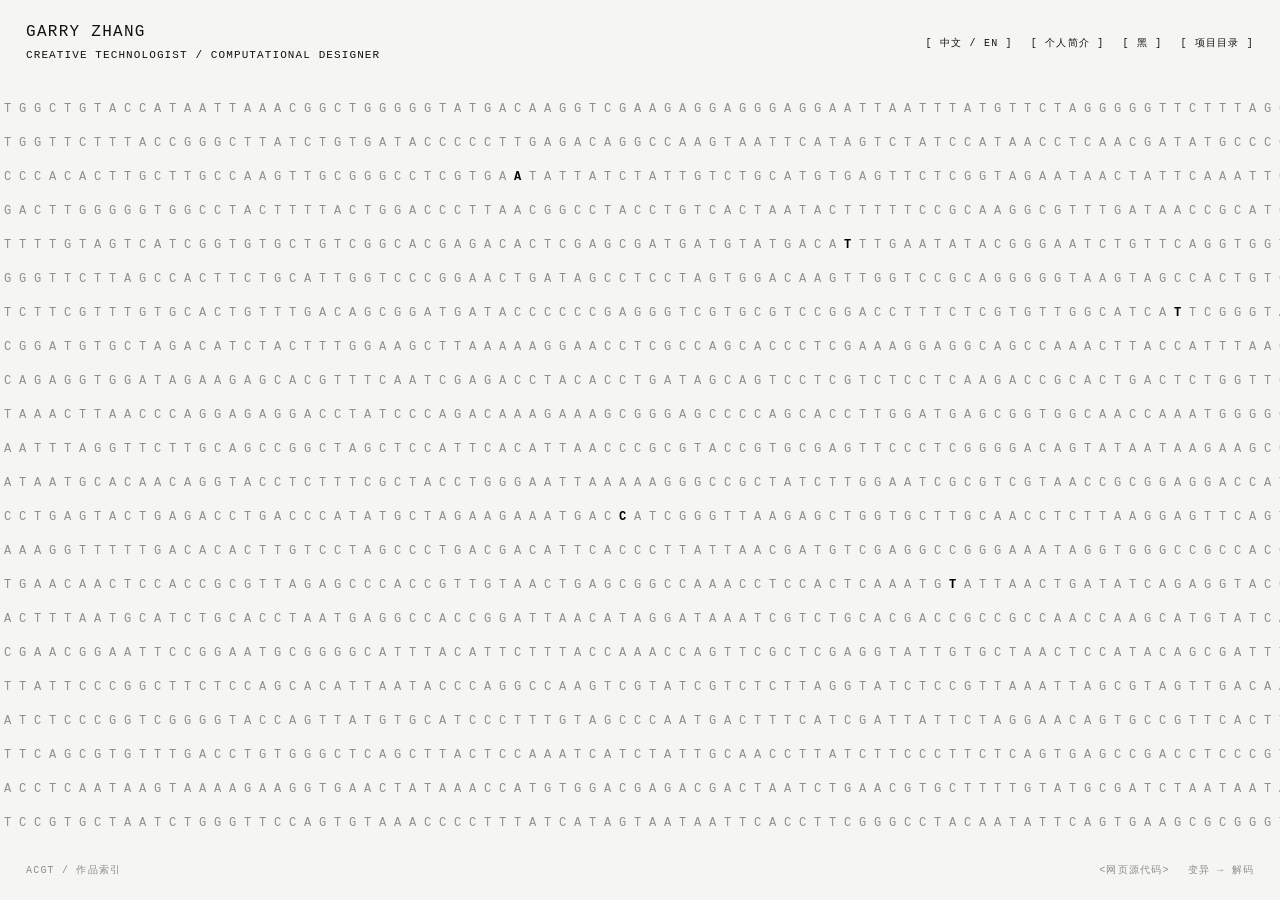
<file: index.html>
<!doctype html>
<html lang="zh-CN">
<head>
<meta charset="utf-8">
<meta name="viewport" content="width=device-width,initial-scale=1,viewport-fit=cover">
<meta name="description" content="Garry Zhang — Creative Technologist / Computational Designer portfolio">
<title>Garry Zhang — Genome Portfolio</title>
<link rel="stylesheet" href="/css/styles.css">
<link rel="stylesheet" href="/css/todai-playground.css">
<style id="todai-diagrams-styles">
#todaiProject .td-publication{border-top:1px solid var(--line);margin-top:36px;padding:24px 0;display:grid;gap:12px}
#todaiProject .td-publication a{color:var(--fg);font-size:16px;line-height:1.6;text-underline-offset:5px;min-height:44px;display:flex;align-items:center;width:fit-content}
#todaiProject .td-publication a:focus-visible{outline:2px solid var(--fg);outline-offset:5px}

#todaiProject .td-figure{margin:0;color:var(--fg);min-width:0}
#todaiProject .td-meta{display:flex;justify-content:space-between;gap:16px;flex-wrap:wrap;font:11px/1.6 "Courier New",monospace;letter-spacing:.04em;padding:14px 0;border-bottom:1px solid var(--line)}
#todaiProject .td-map svg{display:block;width:100%;height:auto;max-height:520px}
#todaiProject .td-parcels{fill:currentColor;opacity:.09;transition:opacity .5s}
#todaiProject .td-roads{fill:none;stroke:currentColor;stroke-width:1;opacity:.22}
#todaiProject .td-rings{fill:none;stroke:currentColor;stroke-width:1;stroke-dasharray:3 6;opacity:.22;transition:opacity .5s}
#todaiProject .td-routes{fill:none;stroke:currentColor;stroke-width:2;stroke-dasharray:600;stroke-dashoffset:0;transition:stroke-dashoffset .8s,opacity .5s}
#todaiProject .td-destinations{fill:var(--bg);stroke:currentColor;stroke-width:2}
#todaiProject .td-centre{fill:currentColor}
#todaiProject .td-station-label{fill:var(--bg);font:12px "Courier New",monospace}
#todaiProject .td-labels{fill:currentColor;font:10px "Courier New",monospace;letter-spacing:.04em}
#todaiProject .td-map[data-mode="radius"] .td-routes{stroke-dashoffset:600;opacity:.12}
#todaiProject .td-map[data-mode="radius"] .td-rings{opacity:.85}
#todaiProject .td-map[data-mode="fabric"] .td-parcels{opacity:.45}
#todaiProject .td-map[data-mode="fabric"] .td-routes{opacity:.15}
#todaiProject .td-map[data-mode="fabric"] .td-rings{opacity:.08}
#todaiProject .td-controls{display:flex;flex-wrap:wrap;gap:8px}
#todaiProject .td-controls button,#todaiProject .td-step-buttons button{background:transparent;color:var(--fg);border:1px solid var(--line);border-radius:0;padding:12px;min-height:44px;cursor:pointer;font:12px/1.4 "Courier New",monospace}
#todaiProject button[aria-pressed="true"]{background:var(--fg);color:var(--bg)}
#todaiProject .td-controls button:hover,#todaiProject .td-step-buttons button:hover{border-color:var(--fg)}
#todaiProject .td-controls button:focus-visible,#todaiProject .td-step-buttons button:focus-visible{outline:2px solid var(--fg);outline-offset:4px}
#todaiProject .td-map figcaption,#todaiProject .td-disclaimer{font-size:14px;line-height:1.7;color:var(--soft);margin:18px 0}
#todaiProject .td-workflow{border-top:1px solid var(--line);padding:30px 0 45px}
#todaiProject .td-step-buttons{display:grid;grid-template-columns:repeat(6,minmax(0,1fr));gap:0;margin-top:24px}
#todaiProject .td-step-buttons button{text-align:left}
#todaiProject .td-step-buttons small{display:block;font-size:10px;margin-bottom:18px}
#todaiProject .td-workspace{display:grid;grid-template-columns:1.6fr 1fr;align-items:center;gap:35px;padding:36px 0}
#todaiProject .td-workspace svg{width:100%;height:auto;overflow:visible}
#todaiProject .td-input-cloud,#todaiProject .td-output{fill:currentColor;opacity:.2;transition:opacity .5s}
#todaiProject .td-model{fill:var(--bg);stroke:currentColor;stroke-width:1.5;opacity:.2;transition:opacity .5s}
#todaiProject .td-transform,#todaiProject .td-feedback{fill:none;stroke:currentColor;opacity:.2}
#todaiProject .td-transfer{stroke-width:3;stroke-dasharray:10 76;animation:none}
#todaiProject .td-workspace.td-animate .td-transfer{animation:td-transfer 1.4s linear 2}
#todaiProject .td-feedback{stroke-dasharray:5 5}
#todaiProject .td-workspace[data-stage="0"] .td-input-cloud,#todaiProject .td-workspace[data-stage="1"] .td-model,#todaiProject .td-workspace[data-stage="2"] .td-model,#todaiProject .td-workspace[data-stage="3"] .td-model,#todaiProject .td-workspace[data-stage="4"] .td-output,#todaiProject .td-workspace[data-stage="5"] .td-feedback{opacity:1}
#todaiProject .td-stage-description>div[hidden]{display:none}
#todaiProject .td-stage-description span{font:11px/1.6 "Courier New",monospace}
#todaiProject .td-stage-description h4{font-size:clamp(28px,3vw,46px);font-weight:500;letter-spacing:-.04em;margin:18px 0}
#todaiProject .td-stage-description p{font-size:16px;line-height:1.7;color:var(--fg)}
#todaiProject .tod-intro-copy p,#todaiProject .tod-problem-grid p,#todaiProject .todai-reveal>p{color:var(--soft)}
@keyframes td-transfer{to{stroke-dashoffset:-86}}
@media(max-width:850px){#todaiProject .td-step-buttons{grid-template-columns:repeat(3,minmax(0,1fr))}#todaiProject .td-workspace{grid-template-columns:1fr;gap:12px}#todaiProject .td-stage-description{min-height:170px}}
@media(prefers-reduced-motion:reduce){#todaiProject .td-workspace.td-animate .td-transfer{animation:none}#todaiProject .td-routes,#todaiProject .td-rings,#todaiProject .td-parcels,#todaiProject .td-model,#todaiProject .td-output,#todaiProject .td-input-cloud{transition:none}}
</style>
<link rel="stylesheet" href="/css/architectural-diagrams.css">
<link rel="stylesheet" href="/css/portfolio-evidence.css">
</head>
<body class="light">
<header>
 <div class="brand">GARRY ZHANG<br><span class="muted" id="brandRole"></span></div>
 <div class="controls"><span id="editorIndicator" style="display:none">[ EDITOR ON ]</span><button id="langToggle"></button><button id="about"></button><button id="theme"></button><button id="index"></button></div>
</header>

<div id="editorLogin" class="editor-login" aria-hidden="true">
 <div class="editor-login-card" role="dialog" aria-modal="true" aria-labelledby="editorLoginTitle">
  <div class="editor-login-meta">PRIVATE / EDIT MODE</div>
  <div id="editorLoginTitle" class="editor-login-title">EDITOR ACCESS</div>
  <input id="editorPasswordInput" class="editor-login-input" type="password" inputmode="numeric" autocomplete="current-password" placeholder="PASSWORD" aria-label="Editor password">
  <div id="editorLoginError" class="editor-login-error" aria-live="polite"></div>
  <div class="editor-login-actions">
   <button id="editorLoginCancel" type="button">[ CANCEL ]</button>
   <button id="editorLoginSubmit" type="button">[ ENTER ]</button>
  </div>
 </div>
</div>

<main id="genome" aria-label="Selected portfolio projects"></main>
<div id="interactionHint" class="interaction-hint" aria-hidden="true">
 <div class="line title" id="interactionHintTitle"></div>
 <div class="line brief" id="interactionHintBrief"></div>
 <div class="line meta" id="interactionHintMeta"></div>
 <div class="line tail" id="interactionHintTail"></div>
</div>
<footer><span id="footerLeft"></span><span class="footer-actions"><a class="bts-link" href="/bts/" aria-label="网页源代码与开发记录">&lt;网页源代码&gt;</a><span id="footerRight"></span></span></footer>
<section id="project" class="overlay" aria-hidden="true">
 <div class="overlay-inner">
  <div class="phead">
   <span id="pid"></span>
   <div class="project-head-actions"><button id="projectLangToggle"></button>
 <button id="projectAbout"></button>
 <button id="projectTheme"></button>
 <button id="projectIndex"></button>
 <span class="text-size-control text-size-control-project" aria-label="Text size">
  <span class="text-size-label">A</span>
  <button class="text-size-btn" data-text-delta="-0.1" aria-label="Decrease text size">−</button>
  <span class="text-size-divider">/</span>
  <button class="text-size-btn" data-text-delta="0.1" aria-label="Increase text size">+</button>
 </span>
 <button id="editProject" style="display:none">[ EDIT ]</button>
 <button id="close"></button></div>
  </div>
  <div class="editor-bar" id="editorBar" aria-hidden="true">
   <div class="editor-status"><span id="editorStatus">EDIT MODE</span><span class="editor-hint" id="editorHint">CLICK TEXT TO EDIT · CHANGES ARE LOCAL UNTIL EXPORTED</span></div>
   <div class="editor-meta-row"><span class="editor-meta-label">GENOME META</span><span id="pmetaEdit" class="editor-inline-field"></span></div>
   <div class="editor-actions">
    <button id="addMedia">[ + MEDIA ]</button>
    <button id="addTaste">[ + DECISION ]</button>
    <button id="saveProjectsJson">[ SAVE PROJECTS.JSON ]</button>
    <button id="savePhotosJson" class="photo-editor-only">[ SAVE PHOTOGRAPHY.JSON ]</button>
     <button id="saveImageLayoutJson">[ SAVE IMAGE-LAYOUT.JSON ]</button>
    <button id="downloadSiteZip" class="editor-primary-action">[ DOWNLOAD SITE ZIP ]</button>
    <button id="gridModeToggle">[ GRID / ON ]</button>
    <button id="gridSnapToggle">[ SNAP / ON ]</button>
    <button id="resetSelectedLayout">[ RESET SELECTED ]</button>
    <button id="cancelEdit">[ CANCEL ]</button>
   </div>
  </div>

   <div class="image-layout-panel" id="imageLayoutPanel" aria-hidden="true">
    <div class="image-layout-title">
     <span id="imageLayoutName">IMAGE</span>
     <span id="imageResolutionInfo"></span>
    </div>
    <div class="image-layout-controls">
     <span class="image-layout-label" id="imageSizeLabel">SIZE</span>
     <input id="imageSizeRange" type="range" min="30" max="100" step="5" value="100" aria-label="Image display size">
     <span id="imageSizeValue">100%</span>
     <button id="imageSizeReset">[ RESET ]</button>
     <button id="replaceSelectedImage">[ REPLACE IMAGE ]</button>
    </div>
   </div>

  <div id="layoutGridOverlay" class="layout-grid-overlay" aria-hidden="true">
   <div class="layout-grid-columns"></div>
  </div>
  <div id="layoutSelectionToolbar" class="layout-selection-toolbar" aria-hidden="true">
   <span id="layoutSelectionName">ELEMENT</span>
   <span id="layoutSelectionMetrics">X 0 / Y 0 / W 100%</span>
   <button id="layoutNudgeLeft" type="button">←</button>
   <button id="layoutNudgeRight" type="button">→</button>
   <button id="layoutNudgeUp" type="button">↑</button>
   <button id="layoutNudgeDown" type="button">↓</button>
  </div>
  <div class="pbody">
   <p class="eyebrow" id="pbrief"></p>
   <h1 id="pt"></h1>
   <p class="lede" id="pd"></p>
   <div class="meta-grid">
    <div class="meta-item"><span class="meta-label" id="labelRole"></span><span class="meta-value" id="prole"></span></div>
    <div class="meta-item"><span class="meta-label" id="labelTools"></span><span class="meta-value" id="ptools"></span></div>
    <div class="meta-item"><span class="meta-label" id="labelOutput"></span><span class="meta-value" id="poutput"></span></div>
    <div class="meta-item"><span class="meta-label" id="labelYear"></span><span class="meta-value" id="pyear"></span></div>
   </div>
   <div class="story-grid">
    <div class="story"><h2 id="storyQuestion"></h2><p id="pquestion"></p></div>
    <div class="story"><h2 id="storyBuilt"></h2><p id="pbuilt"></p></div>
    <div class="story"><h2 id="storyJudgement"></h2><p id="pjudgement"></p></div>
   </div>


   <section id="projectAccountability" class="project-accountability" aria-label="Personal contribution and concrete result"></section>
   <section class="parametric-case" id="parametricProject" hidden aria-label="435 Bourke Street parametric facade case study">
    <div class="parametric-case-title">
     <span class="parametric-kicker">PARAMETRIC PV FACADE / 01</span>
     <h2>435 Bourke Street</h2>
     <p data-en="Built facade · Melbourne · Grasshopper / Rhino" data-zh="建成外立面 · 墨尔本 · Grasshopper / Rhino">建成外立面 · 墨尔本 · Grasshopper / Rhino</p>
    </div>
    <div class="parametric-hero">
     <div class="parametric-image-stack" aria-label="435 Bourke Street facade highlight animation">
      <img class="parametric-image parametric-image-original" src="/assets/parametric/435-bourke-original.jpg" alt="435 Bourke Street under construction">
      <img class="parametric-image parametric-image-highlight" src="/assets/parametric/435-bourke-highlight.jpg" alt="435 Bourke Street with the parametric PV facade highlighted">
     </div>
     <aside class="parametric-project-intro">
      <div class="parametric-intro-kicker"><span data-en="BUILT FACADE / COMPUTATIONAL DESIGN" data-zh="建成外立面 / 参数化设计">建成外立面 / 参数化设计</span></div>
      <h2>435 Bourke Street</h2>
      <p data-en="For the tower's curved PV facade, I used Grasshopper to translate the design geometry into a repeatable panel workflow. The definition referenced the Rhino facade geometry, established horizontal levels and base curves, then used anchor points and curve interpolation to resolve changing panel conditions across the facade." data-zh="在塔楼的曲面 PV 外立面深化中，我使用 Grasshopper 将设计几何转化为一套可重复的 panel 生成流程。从 Rhino 引用外立面几何后，定义水平高度和基础曲线，再通过锚点、向量和曲线插值处理不同位置的曲率变化。">在塔楼的曲面 PV 外立面深化中，我使用 Grasshopper 将设计几何转化为一套可重复的 panel 生成流程。从 Rhino 引用外立面几何后，定义水平高度和基础曲线，再通过锚点、向量和曲线插值处理不同位置的曲率变化。</p>
      <p data-en="My work focused on developing and editing this Grasshopper workflow, subdividing the resolved geometry into individual PV panel segments and producing geometry for design development and documentation." data-zh="主要工作包括建立和调整这套 Grasshopper workflow，将生成后的曲面进一步分割为独立的 PV panel，并输出用于设计深化和施工图工作的几何结果。">主要工作包括建立和调整这套 Grasshopper workflow，将生成后的曲面进一步分割为独立的 PV panel，并输出用于设计深化和施工图工作的几何结果。</p>
      <dl><div><dt data-en="MY PART" data-zh="参与工作">参与工作</dt><dd>Computational Design / Grasshopper</dd></div><div><dt data-en="WORKFLOW" data-zh="工作流程">工作流程</dt><dd>Rhino → Grasshopper → Panel Geometry → Documentation</dd></div></dl>
     </aside>
     <div class="parametric-hero-meta">
      <span>01 / BUILT RESULT</span><span>435 BOURKE ST / MELBOURNE</span>
     </div>
    <div class="parametric-process-strip" aria-label="435 Bourke parametric facade process">
     <div class="parametric-process-head"><span data-en="PARAMETRIC PROCESS" data-zh="参数化流程">参数化流程</span><span>435 BOURKE / PV FACADE</span></div>
     <div class="parametric-process-row">
      <article class="parametric-process-card"><b>01</b><div class="parametric-process-diagram"><i></i><i></i><i></i></div><h3 data-en="REFERENCE GEOMETRY" data-zh="引用几何">引用几何</h3><p data-en="Reference the curved façade geometry from Rhino." data-zh="从 Rhino 引用曲面外立面的基础几何。">从 Rhino 引用曲面外立面的基础几何。</p><small>REFERENCE GEOMETRY</small></article>
      <article class="parametric-process-card"><b>02</b><div class="parametric-process-diagram levels"><i></i><i></i><i></i></div><h3 data-en="HORIZONTAL LEVELS" data-zh="定义水平高度">定义水平高度</h3><p data-en="Set the horizontal levels that control panel height and position." data-zh="定义水平高度，控制每层 panel 的位置和范围。">定义水平高度，控制每层 panel 的位置和范围。</p><small>HORIZONTAL LEVELS</small></article>
      <article class="parametric-process-card"><b>03</b><div class="parametric-process-diagram curves"><i></i><i></i><i></i></div><h3 data-en="BASE CURVES" data-zh="生成基础曲线">生成基础曲线</h3><p data-en="Use panel start and end points to form the base curves." data-zh="通过 panel 的起点和终点生成基础曲线。">通过 panel 的起点和终点生成基础曲线。</p><small>BASE CURVES</small></article>
      <article class="parametric-process-card"><b>04</b><div class="parametric-process-diagram anchors"><i></i><i></i><i></i></div><h3 data-en="ANCHOR VECTORS" data-zh="建立锚点与向量">建立锚点与向量</h3><p data-en="Divide the curves and establish anchor vectors for interpolation." data-zh="分割曲线并建立锚点与向量，为曲线插值提供控制。">分割曲线并建立锚点与向量，为曲线插值提供控制。</p><small>ANCHOR VECTORS</small></article>
      <article class="parametric-process-card"><b>05</b><div class="parametric-process-diagram interpolate"><i></i><i></i><i></i></div><h3 data-en="CURVE INTERPOLATION" data-zh="曲线插值">曲线插值</h3><p data-en="Interpolate the control points to resolve the changing façade curvature." data-zh="根据控制点进行曲线插值，适应外立面不断变化的曲率。">根据控制点进行曲线插值，适应外立面不断变化的曲率。</p><small>CURVE INTERPOLATION</small></article>
      <article class="parametric-process-card"><b>06</b><div class="parametric-process-diagram divide"><i></i><i></i><i></i></div><h3 data-en="PANEL DIVISION" data-zh="分割面板">分割面板</h3><p data-en="Divide the resolved geometry into individual façade segments." data-zh="将生成后的几何进一步分割成独立的外立面单元。">将生成后的几何进一步分割成独立的外立面单元。</p><small>PANEL DIVISION</small></article>
      <article class="parametric-process-card output"><b>07</b><div class="parametric-process-diagram panels"><i></i><i></i><i></i></div><h3 data-en="PV PANELS" data-zh="生成 PV 面板">生成 PV 面板</h3><p data-en="Output individually resolved PV panel geometry for design development and documentation." data-zh="生成每块独立的 PV panel 几何，用于设计深化和施工图工作。">生成每块独立的 PV panel 几何，用于设计深化和施工图工作。</p><small>PV PANELS / OUTPUT</small></article>
     </div>
<p class="facade-process-note" data-en="Seven steps share the same curve geometry. Select a drawing to trace its construction. Schematic reconstruction, not fabrication geometry." data-zh="七个步骤使用同一组曲线。点击图解，查看这一阶段的构建过程。此处为流程重建示意，并非加工几何。">七个步骤使用同一组曲线。点击图解，查看这一阶段的构建过程。此处为流程重建示意，并非加工几何。</p>
    </div>
    </div>
   </section>

   <section class="todai-case" id="todaiProject" hidden aria-label="TODAI research case study">
    <div class="todai-title">
     <span class="todai-thesis-label" data-en="MY RESEARCH THESIS / UNSW / 2021–22" data-zh="本科毕业论文 / UNSW / 2021–22">本科毕业论文 / UNSW / 2021–22</span>
     <h2>TODAI</h2>
     <p data-en="Transit-Oriented Development Assistive Interface" data-zh="Transit-Oriented Development Assistive Interface / 公共交通导向开发辅助界面">Transit-Oriented Development Assistive Interface / 公共交通导向开发辅助界面</p>
    </div>
    <section class="tod-intro">
     <div class="tod-intro-copy">
      <span class="tod-section-no">01 / CONTEXT</span>
      <h3 data-en="What is TOD?" data-zh="什么是 TOD？">什么是 TOD？</h3>
      <p class="tod-lead" data-en="Transit-Oriented Development organises higher-density development and everyday amenities around public transport, with walking as a key connection between them." data-zh="TOD（Transit-Oriented Development，公共交通导向型开发）围绕公共交通节点组织更高密度的城市开发和日常设施，并把步行作为连接它们的重要方式。">TOD（Transit-Oriented Development，公共交通导向型开发）围绕公共交通节点组织更高密度的城市开发和日常设施，并把步行作为连接它们的重要方式。</p>
      <p data-en="The planning question is not simply where a station sits. Street networks, amenities, zoning, density and built form interact, so changing one condition can affect several outcomes at once." data-zh="规划问题并不只是“车站在哪里”。街道网络、设施、分区、密度和建筑形态彼此影响，一个条件改变，往往会同时改变多个结果。">规划问题并不只是“车站在哪里”。街道网络、设施、分区、密度和建筑形态彼此影响，一个条件改变，往往会同时改变多个结果。</p>
     </div>
<figure class="td-map td-figure" data-mode="network">
<div class="td-meta"><span>01 / TRANSIT + URBAN FABRIC</span><span>CONCEPTUAL / NOT TO SCALE</span></div>
<svg viewBox="0 0 560 470" role="img" aria-label="Conceptual station diagram showing streets, plots and walking connections">
<g class="td-parcels"><rect x="48" y="50" width="35" height="40" rx="1"/><rect x="106" y="50" width="35" height="40" rx="1"/><rect x="164" y="50" width="35" height="40" rx="1"/><rect x="222" y="50" width="35" height="40" rx="1"/><rect x="280" y="50" width="35" height="40" rx="1"/><rect x="338" y="50" width="35" height="40" rx="1"/><rect x="396" y="50" width="35" height="40" rx="1"/><rect x="454" y="50" width="35" height="40" rx="1"/><rect x="48" y="114" width="35" height="40" rx="1"/><rect x="106" y="114" width="35" height="40" rx="1"/><rect x="164" y="114" width="35" height="40" rx="1"/><rect x="222" y="114" width="35" height="40" rx="1"/><rect x="280" y="114" width="35" height="40" rx="1"/><rect x="338" y="114" width="35" height="40" rx="1"/><rect x="396" y="114" width="35" height="40" rx="1"/><rect x="454" y="114" width="35" height="40" rx="1"/><rect x="48" y="178" width="35" height="40" rx="1"/><rect x="106" y="178" width="35" height="40" rx="1"/><rect x="164" y="178" width="35" height="40" rx="1"/><rect x="222" y="178" width="35" height="40" rx="1"/><rect x="280" y="178" width="35" height="40" rx="1"/><rect x="338" y="178" width="35" height="40" rx="1"/><rect x="396" y="178" width="35" height="40" rx="1"/><rect x="454" y="178" width="35" height="40" rx="1"/><rect x="48" y="242" width="35" height="40" rx="1"/><rect x="106" y="242" width="35" height="40" rx="1"/><rect x="164" y="242" width="35" height="40" rx="1"/><rect x="222" y="242" width="35" height="40" rx="1"/><rect x="280" y="242" width="35" height="40" rx="1"/><rect x="338" y="242" width="35" height="40" rx="1"/><rect x="396" y="242" width="35" height="40" rx="1"/><rect x="454" y="242" width="35" height="40" rx="1"/><rect x="48" y="306" width="35" height="40" rx="1"/><rect x="106" y="306" width="35" height="40" rx="1"/><rect x="164" y="306" width="35" height="40" rx="1"/><rect x="222" y="306" width="35" height="40" rx="1"/><rect x="280" y="306" width="35" height="40" rx="1"/><rect x="338" y="306" width="35" height="40" rx="1"/><rect x="396" y="306" width="35" height="40" rx="1"/><rect x="454" y="306" width="35" height="40" rx="1"/><rect x="48" y="370" width="35" height="40" rx="1"/><rect x="106" y="370" width="35" height="40" rx="1"/><rect x="164" y="370" width="35" height="40" rx="1"/><rect x="222" y="370" width="35" height="40" rx="1"/><rect x="280" y="370" width="35" height="40" rx="1"/><rect x="338" y="370" width="35" height="40" rx="1"/><rect x="396" y="370" width="35" height="40" rx="1"/><rect x="454" y="370" width="35" height="40" rx="1"/></g>
<g class="td-roads"><path d="M35 135H525M35 263H525M35 391H525M151 30V430M325 30V430M441 30V430"/></g>
<g class="td-rings"><circle cx="280" cy="235" r="78"/><circle cx="280" cy="235" r="150"/></g>
<g class="td-routes"><path d="M280 235H325V135H441V85"/><path d="M280 235H151V391H93"/><path d="M280 235H325V391H383"/><path d="M280 235H151V135H93"/></g>
<g class="td-destinations"><circle cx="441" cy="85" r="7"/><circle cx="93" cy="391" r="7"/><circle cx="383" cy="391" r="7"/><circle cx="93" cy="135" r="7"/></g>
<g class="td-labels"><text x="455" y="81">WORK</text><text x="44" y="419">HOUSING</text><text x="345" y="420">PUBLIC SPACE</text><text x="44" y="116">AMENITIES</text></g>
<circle class="td-centre" cx="280" cy="235" r="19"/><text class="td-station-label" x="280" y="239" text-anchor="middle">S</text>
<text class="td-labels" x="250" y="205">STATION</text>
</svg>
<div class="td-controls" role="group" aria-label="Diagram view">
<button type="button" data-td-mode="radius" aria-pressed="false"><span data-en="RADIUS" data-zh="直线范围">直线范围</span></button>
<button type="button" data-td-mode="network" aria-pressed="true"><span data-en="WALKING NETWORK" data-zh="步行网络">步行网络</span></button>
<button type="button" data-td-mode="fabric" aria-pressed="false"><span data-en="URBAN FABRIC" data-zh="城市肌理">城市肌理</span></button>
</div>
<figcaption><span data-en="A radius describes proximity. Streets determine the route. Switch views to see the difference." data-zh="圆形范围表达距离，街道决定实际路线。切换视图，比较两者的区别。">圆形范围表达距离，街道决定实际路线。切换视图，比较两者的区别。</span></figcaption>
</figure>
    </section>
    <section class="tod-problem">
     <span class="tod-section-no">02 / THE PLANNING PROBLEM</span>
     <h3 data-en="How can different TOD scenarios be tested before a planning decision is made?" data-zh="在做出规划决定之前，怎样更快测试和比较不同的 TOD 方案？">在做出规划决定之前，怎样更快测试和比较不同的 TOD 方案？</h3>
     <div class="tod-problem-grid">
      <div><b data-en="PUBLIC DATA" data-zh="公共数据">公共数据</b><p data-en="Street networks and amenities from OpenStreetMap, cadastre boundaries and publicly available planning constraints." data-zh="街道网络与设施来自 OpenStreetMap，同时结合地籍边界和公开的规划限制。">街道网络与设施来自 OpenStreetMap，同时结合地籍边界和公开的规划限制。</p></div>
      <div><b data-en="ANALYSE" data-zh="分析">分析</b><p data-en="Evaluate walkability, density and existing urban conditions around the proposed Five Dock metro station in Sydney." data-zh="以悉尼 Five Dock 拟建地铁站为案例，分析步行性、密度和现有城市条件。">以悉尼 Five Dock 拟建地铁站为案例，分析步行性、密度和现有城市条件。</p></div>
      <div><b data-en="TEST" data-zh="测试方案">测试方案</b><p data-en="Generate and optimise amenity locations and built form, then compare their analytical outcomes." data-zh="生成并优化设施位置和建筑形态，再比较不同方案产生的分析结果。">生成并优化设施位置和建筑形态，再比较不同方案产生的分析结果。</p></div>
     </div>
    </section>
    <section class="todai-reveal">
     <div><span class="tod-section-no">03 / TODAI</span><h3 class="todai-workflow-heading" data-en="Data → Model → Optimise → Predict → Feedback" data-zh="数据 → 模型 → 优化 → 预测 → 反馈">数据 → 模型 → 优化 → 预测 → 反馈</h3></div>
     <p data-en="TODAI connects rule-based urban generation in Rhino + Grasshopper with optimisation and machine-learning prediction. XGBoost, trained through H2O on enumerated Grasshopper inputs and analytical outputs, returns indicators to the interface in near real-time." data-zh="TODAI 将 Rhino + Grasshopper 的规则化城市生成、优化和机器学习预测连接在一起。研究通过 Grasshopper 枚举输入并生成训练数据，再使用 H2O 训练 XGBoost，让新的规划输入能够近实时返回分析指标。">TODAI 将 Rhino + Grasshopper 的规则化城市生成、优化和机器学习预测连接在一起。研究通过 Grasshopper 枚举输入并生成训练数据，再使用 H2O 训练 XGBoost，让新的规划输入能够近实时返回分析指标。</p>
    </section>
<section class="td-workflow td-figure" aria-label="Interactive TODAI research workflow">
<div class="td-meta"><span>04 / FROM URBAN DATA TO FEEDBACK</span><span data-en="SELECT A STAGE" data-zh="点击阶段查看流程">点击阶段查看流程</span></div>
<div class="td-step-buttons" role="group" aria-label="Research stages"><button type="button" data-td-step="0" aria-pressed="true" aria-controls="td-stage-description"><small>01</small><span data-en="DATA" data-zh="数据">数据</span></button><button type="button" data-td-step="1" aria-pressed="false" aria-controls="td-stage-description"><small>02</small><span data-en="GENERATE" data-zh="生成">生成</span></button><button type="button" data-td-step="2" aria-pressed="false" aria-controls="td-stage-description"><small>03</small><span data-en="OPTIMISE" data-zh="优化">优化</span></button><button type="button" data-td-step="3" aria-pressed="false" aria-controls="td-stage-description"><small>04</small><span data-en="TRAIN" data-zh="训练">训练</span></button><button type="button" data-td-step="4" aria-pressed="false" aria-controls="td-stage-description"><small>05</small><span data-en="PREDICT" data-zh="预测">预测</span></button><button type="button" data-td-step="5" aria-pressed="false" aria-controls="td-stage-description"><small>06</small><span data-en="FEEDBACK" data-zh="反馈">反馈</span></button></div>
<div class="td-workspace" data-stage="0">
<svg viewBox="0 0 920 320" role="img" aria-label="TODAI research workflow showing existing urban fabric, parcel amalgamation, TOD height zoning and generated built form">
<defs>
 <pattern id="tdHatch" width="6" height="6" patternUnits="userSpaceOnUse" patternTransform="rotate(45)"><line x1="0" y1="0" x2="0" y2="6" class="td-hatch-line"/></pattern>
</defs>
<g class="td-labels">
 <text x="34" y="28">01 / EXISTING URBAN FABRIC</text>
 <text x="250" y="28">02 / PARCEL AMALGAMATION</text>
 <text x="482" y="28">03 / TOD HEIGHT ZONING</text>
 <text x="708" y="28">04 / GENERATED BUILT FORM</text>
</g>

<!-- 01: irregular existing parcel fabric -->
<g class="td-stage-map td-existing">
 <path class="td-context" d="M40 78 L198 62 L216 242 L54 258 Z"/>
 <path class="td-road" d="M62 112 L205 101 M74 172 L211 161 M88 230 L214 220"/>
 <path class="td-road" d="M93 70 L108 252 M151 66 L165 248"/>
 <path class="td-parcel" d="M51 84 L92 80 L96 109 L57 113 Z"/>
 <path class="td-parcel" d="M96 80 L148 74 L151 104 L100 109 Z"/>
 <path class="td-parcel" d="M153 73 L195 69 L198 101 L157 104 Z"/>
 <path class="td-parcel" d="M61 118 L103 114 L106 166 L68 170 Z"/>
 <path class="td-parcel" d="M108 113 L157 108 L161 158 L112 164 Z"/>
 <path class="td-parcel" d="M162 107 L202 104 L207 155 L166 158 Z"/>
 <path class="td-parcel" d="M72 178 L108 174 L112 222 L79 226 Z"/>
 <path class="td-parcel" d="M113 171 L163 166 L168 216 L118 221 Z"/>
 <path class="td-parcel" d="M169 164 L207 161 L213 211 L174 215 Z"/>
 <text class="td-labels" x="45" y="285">SMALL / SEGREGATED LOTS</text>
</g>

<g class="td-transform"><path d="M220 160H244"/><path class="td-transfer" d="M220 160H244"/></g>

<!-- 02: same fabric, parcels algorithmically amalgamated -->
<g class="td-stage-map td-amalgamated">
 <path class="td-context" d="M258 78 L416 62 L434 242 L272 258 Z"/>
 <path class="td-road" d="M280 112 L423 101 M292 172 L429 161 M306 230 L432 220"/>
 <path class="td-road" d="M311 70 L326 252 M369 66 L383 248"/>
 <path class="td-merged" d="M269 84 L366 74 L369 104 L318 109 L321 166 L286 170 Z"/>
 <path class="td-merged" d="M371 73 L413 69 L416 101 L420 155 L380 158 L376 108 Z"/>
 <path class="td-merged" d="M290 178 L381 166 L386 216 L297 226 Z"/>
 <path class="td-merged" d="M387 164 L425 161 L431 211 L392 215 Z"/>
 <text class="td-labels" x="263" y="285">ALGORITHMIC AMALGAMATION</text>
</g>

<g class="td-transform"><path d="M438 160H466"/><path class="td-transfer" d="M438 160H466"/></g>

<!-- 03: height zoning remains attached to the amalgamated parcels -->
<g class="td-stage-map td-zoning">
 <path class="td-context" d="M480 78 L638 62 L656 242 L494 258 Z"/>
 <path class="td-road" d="M502 112 L645 101 M514 172 L651 161 M528 230 L654 220"/>
 <path class="td-road" d="M533 70 L548 252 M591 66 L605 248"/>
 <path class="td-zone td-zone-high" d="M491 84 L588 74 L591 104 L540 109 L543 166 L508 170 Z"/>
 <path class="td-zone td-zone-mid" d="M593 73 L635 69 L638 101 L642 155 L602 158 L598 108 Z"/>
 <path class="td-zone td-zone-mid" d="M512 178 L603 166 L608 216 L519 226 Z"/>
 <path class="td-zone td-zone-low" d="M609 164 L647 161 L653 211 L614 215 Z"/>
 <circle class="td-centre" cx="500" cy="242" r="8"/><text class="td-labels" x="514" y="247">TRANSIT</text>
 <text class="td-labels" x="491" y="285">HEIGHT / DENSITY ALLOCATION</text>
</g>

<g class="td-transform"><path d="M660 160H690"/><path class="td-transfer" d="M660 160H690"/></g>

<!-- 04: generated forms sit directly on the zoned footprints -->
<g class="td-generated">
 <polygon class="td-context" points="788,92 884,137 788,182 692,137"/>
 <polygon class="td-landscape" points="711,139 788,175 853,145 777,109"/>
 <g class="td-mass-group">
  <polygon class="td-mass" points="726,133 756,147 756,105 726,91"/>
  <polygon class="td-mass td-mass-side" points="756,147 776,138 776,96 756,105"/>
  <polygon class="td-mass td-mass-roof" points="726,91 756,105 776,96 746,82"/>
 </g>
 <g class="td-mass-group">
  <polygon class="td-mass" points="786,161 818,176 818,135 786,120"/>
  <polygon class="td-mass td-mass-side" points="818,176 840,166 840,125 818,135"/>
  <polygon class="td-mass td-mass-roof" points="786,120 818,135 840,125 808,110"/>
 </g>
 <g class="td-mass-group">
  <polygon class="td-mass" points="812,121 838,133 838,106 812,94"/>
  <polygon class="td-mass td-mass-side" points="838,133 856,125 856,98 838,106"/>
  <polygon class="td-mass td-mass-roof" points="812,94 838,106 856,98 830,86"/>
 </g>
 <text class="td-labels" x="700" y="218">SOLAR / SHADOW TESTED FORM</text>
 <text class="td-labels" x="700" y="285">GENERATED ON MERGED PARCELS</text>
</g>

<g class="td-legend">
 <rect class="td-zone td-zone-high" x="488" y="298" width="12" height="8"/><text x="505" y="306">HIGH</text>
 <rect class="td-zone td-zone-mid" x="548" y="298" width="12" height="8"/><text x="565" y="306">MID</text>
 <rect class="td-zone td-zone-low" x="602" y="298" width="12" height="8"/><text x="619" y="306">LOW</text>
</g>
</svg>
<div id="td-stage-description" class="td-stage-description" aria-live="polite"><div data-td-panel="0" ><span>01 / OSM / CADASTRE / CONSTRAINTS</span><h4 data-en="DATA" data-zh="数据">数据</h4><p data-en="Public urban data provides the context for testing scenarios." data-zh="公共城市数据为方案测试提供背景。">公共城市数据为方案测试提供背景。</p></div><div data-td-panel="1" hidden><span>02 / RHINO + GRASSHOPPER</span><h4 data-en="GENERATE" data-zh="生成">生成</h4><p data-en="Rule-based geometry turns planning inputs into urban scenarios." data-zh="规则化几何将规划输入转化成城市方案。">规则化几何将规划输入转化成城市方案。</p></div><div data-td-panel="2" hidden><span>03 / GALAPAGOS</span><h4 data-en="OPTIMISE" data-zh="优化">优化</h4><p data-en="Optimisation explores alternatives against the analytical objectives." data-zh="优化过程根据分析目标探索不同方案。">优化过程根据分析目标探索不同方案。</p></div><div data-td-panel="3" hidden><span>04 / H2O / XGBOOST</span><h4 data-en="TRAIN" data-zh="训练">训练</h4><p data-en="Enumerated inputs and analytical outputs form training examples." data-zh="枚举的输入与分析结果组成模型训练样本。">枚举的输入与分析结果组成模型训练样本。</p></div><div data-td-panel="4" hidden><span>05 / NEW INPUT → INDICATORS</span><h4 data-en="PREDICT" data-zh="预测">预测</h4><p data-en="The trained model estimates indicators for new planning inputs." data-zh="训练后的模型为新的规划输入估算指标。">训练后的模型为新的规划输入估算指标。</p></div><div data-td-panel="5" hidden><span>06 / RETURN TO THE INTERFACE</span><h4 data-en="FEEDBACK" data-zh="反馈">反馈</h4><p data-en="Indicators return to the interface to support further comparison." data-zh="指标返回界面，帮助继续比较和调整方案。">指标返回界面，帮助继续比较和调整方案。</p></div></div>
</div>
<p class="td-disclaimer"><span data-en="Process illustration only. This diagram does not execute Galapagos or XGBoost and shows no measured research results." data-zh="此图解释研究流程，不运行 Galapagos 或 XGBoost，也不展示实测研究结果。">此图解释研究流程，不运行 Galapagos 或 XGBoost，也不展示实测研究结果。</span></p>
</section>
<section id="todaiPlayground" aria-label="TODAI interactive reconstruction"></section>
<section class="td-publication" aria-label="TODAI thesis PDF">
<span class="tod-section-no">06 / THESIS PAPER / CAADRIA 2022</span>
<a href="https://papers.cumincad.org/data/works/att/caadria2022_264.pdf" target="_blank" rel="noopener noreferrer" data-en="READ MY THESIS / PDF ↗" data-zh="阅读论文 / PDF ↗">阅读论文 / PDF ↗</a>
</section>
   </section>

   <section class="system-animation-project method-animation-project" id="methodAnimationProject" hidden aria-label="Category narrative animation">
    <div class="system-animation-head">
     <span class="system-animation-kicker" id="methodAnimationKicker"></span>
     <h2 id="methodAnimationTitle"></h2>
     <p id="methodAnimationIntro"></p>
    </div>
    <div class="system-animation-grid" id="methodAnimationGrid"></div>
   </section>
   <section class="system-animation-project" id="systemAnimationProject" hidden aria-label="System design animation studies">
    <div class="system-animation-head">
     <span class="system-animation-kicker" data-en="SYSTEM / INFORMATION TRANSFORMATION" data-zh="系统 / 信息转译">系统 / 信息转译</span>
     <h2 data-en="One visual language. Four stages of organisation." data-zh="同一种方法，分成四个步骤。">同一种方法，分成四个步骤。</h2>
     <p data-en="The animation is not decoration. Each panel describes a recurring system-design action: information begins dispersed, relationships are detected, structure is imposed, and a usable interface emerges." data-zh="这四个面板展示我怎么整理复杂信息：先把分散的内容收集起来，再找到它们之间的关系，重新分类，最后做成容易使用的界面。">这四个面板展示我怎么整理复杂信息：先把分散的内容收集起来，再找到它们之间的关系，重新分类，最后做成容易使用的界面。</p>
    </div>
    <div class="system-animation-grid">
     <article class="system-animation-card" data-system-stage="scatter">
      <div class="system-animation-meta"><span>01 / DISPERSED</span><span data-en="UNORGANISED INFORMATION" data-zh="未组织信息">未组织信息</span></div>
      <canvas class="system-animation-canvas" aria-hidden="true"></canvas>
      <div class="system-animation-caption" data-en="Pages, datasets, links and resources exist — but without a useful relationship." data-zh="页面、数据、链接和资源都有了，但现在还很分散，不容易找到需要的内容。">页面、数据、链接和资源都有了，但现在还很分散，不容易找到需要的内容。</div>
     </article>
     <article class="system-animation-card" data-system-stage="cluster">
      <div class="system-animation-meta"><span>02 / DETECT</span><span data-en="PATTERN + GROUPING" data-zh="识别 + 聚类">识别 + 聚类</span></div>
      <canvas class="system-animation-canvas" aria-hidden="true"></canvas>
      <div class="system-animation-caption" data-en="Repeated intent and shared context pull information into meaningful groups." data-zh="根据用户要做的事情，把相关信息放到一起。">根据用户要做的事情，把相关信息放到一起。</div>
     </article>
     <article class="system-animation-card" data-system-stage="align">
      <div class="system-animation-meta"><span>03 / STRUCTURE</span><span data-en="GRID + ENTRY POINTS" data-zh="网格 + 入口">网格 + 入口</span></div>
      <canvas class="system-animation-canvas" aria-hidden="true"></canvas>
      <div class="system-animation-caption" data-en="The groups are aligned into a hierarchy: fewer entry points, clearer routes, less cognitive load." data-zh="重新整理层级，减少入口，让用户更容易知道下一步去哪里。">重新整理层级，减少入口，让用户更容易知道下一步去哪里。</div>
     </article>
     <article class="system-animation-card" data-system-stage="reveal">
      <div class="system-animation-meta"><span>04 / OUTPUT</span><span data-en="USABLE SYSTEM" data-zh="可用系统">可用系统</span></div>
      <canvas class="system-animation-canvas" aria-hidden="true"></canvas>
      <div class="system-animation-caption" data-en="Internal complexity resolves into two legible systems: CITY DATA and STUDIO LIBRARY." data-zh="最后把复杂的信息整理成两个可以直接使用的系统：CITY DATA 和 STUDIO LIBRARY。">最后把复杂的信息整理成两个可以直接使用的系统：CITY DATA 和 STUDIO LIBRARY。</div>
     </article>
    </div>
   </section>

   <div class="media-grid" id="pmedia"></div>
   <section class="architecture-case" id="architectureProject" hidden aria-label="Selected architecture case study">
    <div class="arch-intro">
     <div class="arch-kicker arch-i18n" data-en="SPACE / SELECTED ARCHITECTURE" data-zh="空间 / 建筑设计作品">SPACE / SELECTED ARCHITECTURE</div>
     <h2>60 Denmark Street</h2>
     <p class="arch-lede arch-i18n" data-en="A residential masterplan shaped through massing, solar access, public realm and street-scale decisions — presented as the primary architectural case study, followed by two shorter professional studies." data-zh="以体量、日照、公共空间与街道尺度为核心的住宅总体规划.作为建筑部分的主案例，后续补充两个较短的专业项目.">A residential masterplan shaped through massing, solar access, public realm and street-scale decisions — presented as the primary architectural case study, followed by two shorter professional studies.</p>
     <div class="arch-meta"><span>KEW / MELBOURNE</span><span>BATES SMART / LENDLEASE</span><span>2025</span></div>
    </div>

    <figure class="arch-hero">
     <img data-edit-image="static" data-image-path="/assets/architecture/denmark-hero.webp" data-layout-key="/assets/architecture/denmark-hero.webp" src="/assets/architecture/denmark-hero.webp" alt="60 Denmark Street northern public open space architectural visualisation">
     <figcaption><span>60 DENMARK STREET / PUBLIC OPEN SPACE</span><span class="arch-i18n" data-en="PRIMARY CASE STUDY" data-zh="主案例">PRIMARY CASE STUDY</span></figcaption>
    </figure>

    <section class="arch-chapter">
     <div class="arch-chapter-head"><span>01</span><div><div class="arch-kicker arch-i18n" data-en="MASSING + SOLAR" data-zh="体量 + 日照">MASSING + SOLAR</div><h3 class="arch-i18n" data-en="Density was treated as an environmental problem, not only a yield problem." data-zh="做高密度住宅时，我会同时考虑面积需求和日照、景观等环境条件。">Density was treated as an environmental problem, not only a yield problem.</h3><p class="arch-i18n" data-en="The building forms were organised as slender north–south volumes to protect solar access to dwellings and landscape. Grasshopper/Ladybug studies were used alongside physical and digital massing to test the consequences of orientation before the scheme was resolved." data-zh="建筑体量以纤细的南北向体块组织，以保护住宅与景观的日照.设计过程中结合 Grasshopper / Ladybug、实体模型与数字体量研究，在方案确定前测试朝向带来的影响.">The building forms were organised as slender north–south volumes to protect solar access to dwellings and landscape. Grasshopper/Ladybug studies were used alongside physical and digital massing to test the consequences of orientation before the scheme was resolved.</p></div></div>
     <div class="arch-evidence-grid arch-evidence-three">
      <figure><img data-edit-image="static" data-image-path="/assets/architecture/denmark-solar.webp" data-layout-key="/assets/architecture/denmark-solar.webp" src="/assets/architecture/denmark-solar.webp" alt="Grasshopper Ladybug open space solar analysis"><figcaption class="arch-i18n" data-en="SOLAR ANALYSIS / LADYBUG" data-zh="日照分析 / LADYBUG">SOLAR ANALYSIS / LADYBUG</figcaption></figure>
      <figure><img data-edit-image="static" data-image-path="/assets/architecture/denmark-model.webp" data-layout-key="/assets/architecture/denmark-model.webp" src="/assets/architecture/denmark-model.webp" alt="Physical model of 60 Denmark Street"><figcaption class="arch-i18n" data-en="PUBLIC SPACE / VISUALISATION" data-zh="公共空间 / 效果渲染">PUBLIC SPACE / VISUALISATION</figcaption></figure>
      <figure><img data-edit-image="static" data-image-path="/assets/architecture/denmark-massing.webp" data-layout-key="/assets/architecture/denmark-massing.webp" src="/assets/architecture/denmark-massing.webp" alt="Massing axonometric diagram"><figcaption class="arch-i18n" data-en="MASSING / HEIGHT + ORIENTATION" data-zh="体量 / 高度 + 朝向">MASSING / HEIGHT + ORIENTATION</figcaption></figure>
     </div>
     <div class="arch-metric-row">
      <div><strong>60%+</strong><span class="arch-i18n" data-en="of façades positioned to capture at least two hours of winter-solstice sunlight." data-zh="立面可获得至少两小时冬至日照.">of façades positioned to capture at least two hours of winter-solstice sunlight.</span></div>
      <div><strong>90%</strong><span class="arch-i18n" data-en="of residences described in the submission as receiving direct solar access in winter." data-zh="方案文件中描述为冬季可获得直接日照的住宅比例.">of residences described in the submission as receiving direct solar access in winter.</span></div>
      <div><strong>5h+</strong><span class="arch-i18n" data-en="direct solar access reported for the primary public open space." data-zh="主要公共开放空间获得的直接日照.">direct solar access reported for the primary public open space.</span></div>
     </div>
    </section>

    <section class="arch-chapter">
     <div class="arch-chapter-head"><span>02</span><div><div class="arch-kicker arch-i18n" data-en="PUBLIC REALM + STREETWALL" data-zh="公共空间 + 街墙">PUBLIC REALM + STREETWALL</div><h3 class="arch-i18n" data-en="The taller forms are mediated at the scale of the street." data-zh="用较低的街墙衔接高层建筑，让人在街道上感受到的尺度更舒服。">The taller forms are mediated at the scale of the street.</h3><p class="arch-i18n" data-en="A large north-facing public open space anchors the precinct, while three-to-five-storey street walls reduce the perceived scale of the taller buildings and create a more continuous pedestrian edge." data-zh="北向公共开放空间成为整个地块的核心；三至五层的街墙降低高层建筑的感知尺度，并形成更连续的步行界面.">A large north-facing public open space anchors the precinct, while three-to-five-storey street walls reduce the perceived scale of the taller buildings and create a more continuous pedestrian edge.</p></div></div>
     <figure class="arch-wide"><img data-edit-image="static" data-image-path="/assets/architecture/denmark-street.webp" data-layout-key="/assets/architecture/denmark-street.webp" src="/assets/architecture/denmark-street.webp" alt="Street view of 60 Denmark Street"><figcaption class="arch-i18n" data-en="DENMARK STREET / HUMAN-SCALE STREET EDGE" data-zh="DENMARK STREET / 人尺度街道界面">DENMARK STREET / HUMAN-SCALE STREET EDGE</figcaption></figure>
     <figure class="arch-wide arch-section-figure"><img data-edit-image="static" data-image-path="/assets/architecture/denmark-section.webp" data-layout-key="/assets/architecture/denmark-section.webp" src="/assets/architecture/denmark-section.webp" alt="North-south section showing street wall variation"><figcaption class="arch-i18n" data-en="SECTION / 3–5 STOREY STREETWALL VARIATION" data-zh="剖面 / 3–5 层街墙变化">SECTION / 3–5 STOREY STREETWALL VARIATION</figcaption></figure>
    </section>

    <section class="arch-selected">
     <div class="arch-selected-head"><div class="arch-kicker arch-i18n" data-en="SELECTED PROFESSIONAL WORK" data-zh="其他专业项目">SELECTED PROFESSIONAL WORK</div><h3 class="arch-i18n" data-en="Two shorter studies show the same judgement at different scales." data-zh="另外两个项目展示我在不同尺度下怎么分析问题、调整方案。">Two shorter studies show the same judgement at different scales.</h3></div>

     <article class="arch-subproject">
      <div class="arch-subproject-copy"><span>03 / IGLU ARDEN</span><h4 class="arch-i18n" data-en="Façade expression as a system of proportion, depth and identity." data-zh="通过比例、进深、绿化和重复构件，让两栋建筑既有联系，也能看出区别。">Façade expression as a system of proportion, depth and identity.</h4><p class="arch-i18n" data-en="The feasibility and façade study tests podium and tower expression across two related but distinct identities. Repeated frames, planting, setbacks and vertical rhythms create variation without losing a coherent family resemblance." data-zh="该可行性与立面研究针对两个相互关联但具有不同身份的体量进行测试.重复框架、绿化、退台与垂直节奏在保持整体家族感的同时建立差异.">The feasibility and façade study tests podium and tower expression across two related but distinct identities. Repeated frames, planting, setbacks and vertical rhythms create variation without losing a coherent family resemblance.</p></div>
      <div class="arch-subproject-media arch-arden-media">
       <div class="arch-arden-overview">
       <figure class="arch-arden-elevation"><img data-edit-image="static" data-image-path="/assets/architecture/arden-tower.webp" data-layout-key="/assets/architecture/arden-tower.webp" src="/assets/architecture/arden-tower.webp" alt="Iglu Arden tower south elevation"><figcaption class="arch-i18n" data-en="TOWER SOUTH ELEVATION" data-zh="塔楼 / 南立面">TOWER SOUTH ELEVATION</figcaption></figure>
       <figure class="arch-arden-axonometric"><div class="arch-arden-axo-frame"><img loading="lazy" data-edit-image="static" data-image-path="/assets/architecture/arden-axonometric.png" data-layout-key="/assets/architecture/arden-axonometric.png" src="/assets/architecture/arden-axonometric.png" alt="Iglu Arden axonometric showing red and green towers and surrounding context"></div><figcaption class="arch-i18n" data-en="AXONOMETRIC / TOWERS + PODIUM" data-zh="轴测图 / 塔楼与裙房">AXONOMETRIC / TOWERS + PODIUM</figcaption></figure>
       </div>
       <div class="arch-arden-gallery" aria-label="Iglu Arden podium facade studies">
        <figure class="arch-arden-card"><div class="arch-arden-frame"><img loading="lazy" data-edit-image="static" data-image-path="/assets/architecture/arden-red-elevation.png" data-layout-key="/assets/architecture/arden-red-elevation.png" src="/assets/architecture/arden-red-elevation.png" alt="Red podium elevation with stair and planted terrace"></div><figcaption class="arch-i18n" data-en="RED IDENTITY / ENTRANCE ELEVATION" data-zh="红色立面 / 入口">RED IDENTITY / ENTRANCE ELEVATION</figcaption></figure>
        <figure class="arch-arden-card"><div class="arch-arden-frame"><img loading="lazy" data-edit-image="static" data-image-path="/assets/architecture/arden-red-street-edge.png" data-layout-key="/assets/architecture/arden-red-street-edge.png" src="/assets/architecture/arden-red-street-edge.png" alt="Red podium street elevation and vehicle entry"></div><figcaption class="arch-i18n" data-en="RED IDENTITY / STREET EDGE" data-zh="红色立面 / 街道界面">RED IDENTITY / STREET EDGE</figcaption></figure>
        <figure class="arch-arden-card"><div class="arch-arden-frame"><img loading="lazy" data-edit-image="static" data-image-path="/assets/architecture/arden-green-elevation.png" data-layout-key="/assets/architecture/arden-green-elevation.png" src="/assets/architecture/arden-green-elevation.png" alt="Green podium entrance elevation with planted upper terrace"></div><figcaption class="arch-i18n" data-en="GREEN IDENTITY / ENTRANCE" data-zh="绿色立面 / 入口">GREEN IDENTITY / ENTRANCE</figcaption></figure>
        <figure class="arch-arden-card"><div class="arch-arden-frame"><img loading="lazy" data-edit-image="static" data-image-path="/assets/architecture/arden-green-corner.png" data-layout-key="/assets/architecture/arden-green-corner.png" src="/assets/architecture/arden-green-corner.png" alt="Green tower and podium street corner perspective"></div><figcaption class="arch-i18n" data-en="GREEN IDENTITY / CORNER" data-zh="绿色立面 / 街角">GREEN IDENTITY / CORNER</figcaption></figure>
       </div>
      </div>
     </article>

     <article class="arch-subproject">
      <div class="arch-subproject-copy"><span>04 / 87 QUEENSBRIDGE / OSK</span><h4 class="arch-i18n" data-en="Tower form as a negotiation between views, shadow, wind and identity." data-zh="调整塔楼形状，同时比较视野、阴影和风环境，再决定最终的形体。">Tower form as a negotiation between views, shadow, wind and identity.</h4><p class="arch-i18n" data-en="The competition study develops a triangular tower logic: the geometry opens oblique views, reduces shadow and wind impacts relative to a square alternative, and creates three clear perimeter zones around the core." data-zh="竞赛方案发展出三角形塔楼逻辑：与方形方案相比，它改善斜向景观视野、降低阴影与风环境影响，并围绕核心筒形成三个清晰的外围区域.">The competition study develops a triangular tower logic: the geometry opens oblique views, reduces shadow and wind impacts relative to a square alternative, and creates three clear perimeter zones around the core.</p></div>
      <div class="arch-osk-grid"><figure class="arch-osk-hero"><img data-edit-image="static" data-image-path="/assets/architecture/osk-hero.webp" data-layout-key="/assets/architecture/osk-hero.webp" src="/assets/architecture/osk-hero.webp" alt="87 Queensbridge tower competition visualisation"><figcaption>ARTICULATED FORM / ASCENDING COMPOSITION</figcaption></figure><figure><img data-edit-image="static" data-image-path="/assets/architecture/osk-principles.webp" data-layout-key="/assets/architecture/osk-principles.webp" src="/assets/architecture/osk-principles.webp" alt="Tower principles comparing views shadows and ground plane"><figcaption>VIEWS / SHADOWS / GROUND PLANE</figcaption></figure><figure><img data-edit-image="static" data-image-path="/assets/architecture/osk-whole.webp" data-layout-key="/assets/architecture/osk-whole.webp" src="/assets/architecture/osk-whole.webp" alt="Triangular tower whole development diagram"><figcaption>TRIANGULAR TOWER / WHOLE DEVELOPMENT</figcaption></figure></div>
     </article>
    </section>

    <div class="arch-credit"><span class="arch-i18n" data-en="PROFESSIONAL WORK / BATES SMART" data-zh="专业项目 / BATES SMART">PROFESSIONAL WORK / BATES SMART</span><p class="arch-i18n" data-en="Projects shown are collaborative professional work. This page is a curated portfolio edit focused on my design, computational and visual-communication contribution; original submission packages contain additional team and project information." data-zh="以上项目均为团队协作的专业实践.本页为作品集整理版本，重点展示我在设计、计算分析与视觉表达方面的参与；原始提交文件包含更多团队及项目信息.">Projects shown are collaborative professional work. This page is a curated portfolio edit focused on my design, computational and visual-communication contribution; original submission packages contain additional team and project information.</p></div>
   </section>
   <section class="embedded-project studio-case-study" id="embeddedProject" hidden aria-label="Studio Library case study">
    <div class="studio-case-intro">
     <div class="studio-section-no studio-i18n" data-en="SYSTEM / INFORMATION ARCHITECTURE" data-zh="系统 / 信息架构">SYSTEM / INFORMATION ARCHITECTURE</div>
     <h2>Studio Library</h2>
     <p class="studio-case-lede studio-i18n" data-en="An internal design-knowledge system reframed around design intent — designed by me and built through a multi-model AI workflow." data-zh="一个围绕设计意图重新组织的内部知识系统——由我负责设计方向，并通过多模型 AI 协作完成原型与开发。">An internal design-knowledge system reframed around design intent — designed by me and built through a multi-model AI workflow.</p>
     <div class="studio-case-meta"><span class="studio-i18n" data-en="PROFESSIONAL PRACTICE / BATES SMART" data-zh="专业实践 / BATES SMART">PROFESSIONAL PRACTICE / BATES SMART</span><span class="studio-i18n" data-en="AI-ASSISTED UX / VIBE CODING / FRONT-END / 2026" data-zh="AI 协作 UX / VIBE CODING / 前端 / 2026">AI-ASSISTED UX / VIBE CODING / FRONT-END / 2026</span></div>
     <div class="case-contribution"><b class="studio-i18n" data-en="MY ROLE / HUMAN DIRECTION" data-zh="我的角色 / 人类主导">MY ROLE / HUMAN DIRECTION</b><p class="studio-i18n" data-en="I defined the problem, information architecture, visual direction and interaction intent, then orchestrated Claude, ChatGPT and Gemini as specialised collaborators. I remained responsible for the taste decisions: what to keep, reject, refine and ship." data-zh="我负责定义问题、信息架构、视觉方向与交互意图，再将 Claude、ChatGPT 和 Gemini 作为不同角色的协作者进行编排。最终的审美判断与决策仍由我完成：保留什么、否定什么、如何调整，以及什么可以真正上线。">I defined the problem, information architecture, visual direction and interaction intent, then orchestrated Claude, ChatGPT and Gemini as specialised collaborators. I remained responsible for the taste decisions: what to keep, reject, refine and ship.</p></div>
    </div>

    <section class="studio-before studio-problem-led" aria-label="AI-assisted workflow">
     <div class="studio-section-head">
      <span>00</span>
      <div><div class="studio-section-kicker studio-i18n" data-en="AI-ASSISTED WORKFLOW" data-zh="AI 协作流程">AI-ASSISTED WORKFLOW</div><h3 class="studio-i18n" data-en="Different models were treated as different creative collaborators." data-zh="不同模型不是同一个工具的替代品，而是承担不同职责的创作协作者。">Different models were treated as different creative collaborators.</h3><p class="studio-i18n" data-en="The prototype was developed as a generate → implement → critique → iterate loop. AI accelerated the making; authorship remained in the direction, judgement and synthesis." data-zh="原型通过“生成 → 实现 → 评价 → 迭代”的闭环完成。AI 加速了制作过程，而项目的作者性来自方向设定、判断与整合。">The prototype was developed as a generate → implement → critique → iterate loop. AI accelerated the making; authorship remained in the direction, judgement and synthesis.</p></div>
     </div>
     <div class="studio-problem-modules">
      <article><span>01 / CLAUDE</span><h4 class="studio-i18n" data-en="Vibe coding + visual direction" data-zh="Vibe coding + 基础审美">Vibe coding + visual direction</h4><p class="studio-i18n" data-en="Used for rapid interface prototyping, layout exploration and establishing the initial visual language." data-zh="用于快速界面原型、布局探索，并建立项目最初的视觉语言与整体感觉。">Used for rapid interface prototyping, layout exploration and establishing the initial visual language.</p></article>
      <article><span>02 / CHATGPT</span><h4 class="studio-i18n" data-en="Harder implementation + debugging" data-zh="复杂实现 + Debug">Harder implementation + debugging</h4><p class="studio-i18n" data-en="Used for more demanding front-end logic, implementation details, debugging and turning interaction ideas into working code." data-zh="用于更复杂的前端逻辑、实现细节与调试，把交互想法真正转化成可运行代码。">Used for more demanding front-end logic, implementation details, debugging and turning interaction ideas into working code.</p></article>
      <article><span>03 / GEMINI</span><h4 class="studio-i18n" data-en="Holistic critique" data-zh="整体评价">Holistic critique</h4><p class="studio-i18n" data-en="Used as a second-opinion reviewer to critique the overall UX, information hierarchy and coherence of the experience." data-zh="作为第二视角的 reviewer，对整体 UX、信息层级和体验一致性进行评价。">Used as a second-opinion reviewer to critique the overall UX, information hierarchy and coherence of the experience.</p></article>
      <article><span>04 / HUMAN</span><h4 class="studio-i18n" data-en="Taste + synthesis + final call" data-zh="审美 + 整合 + 最终决策">Taste + synthesis + final call</h4><p class="studio-i18n" data-en="I compared outputs, rejected generic solutions, refined prompts and interaction rules, and made the final decisions on what belonged in the product." data-zh="我负责比较不同输出、排除过于通用的方案、调整提示与交互规则，并决定最终什么应该进入产品。">I compared outputs, rejected generic solutions, refined prompts and interaction rules, and made the final decisions on what belonged in the product.</p></article>
     </div>
    </section>

    <section class="studio-before studio-problem-led">
     <div class="studio-section-head">
      <span>01</span>
      <div><div class="studio-section-kicker studio-i18n" data-en="THE PROBLEM" data-zh="问题">THE PROBLEM</div><h3 class="studio-i18n" data-en="Useful resources existed, but finding them required knowing the system first." data-zh="资源其实都在，但想找到它们，得先知道系统是怎么分类的。">Useful resources existed, but finding them required knowing the system first.</h3><p class="studio-i18n" data-en="The issue was not a lack of information. Resources were split across software names, individual pages and document libraries, so a simple design question could turn into a search through several unrelated entry points." data-zh="问题不是资料不够，而是入口太散。软件名称、单独页面和文档库各有一套分类，一个简单的设计问题，往往要在几个不同入口之间来回找。">The issue was not a lack of information. Resources were split across software names, individual pages and document libraries, so a simple design question could turn into a search through several unrelated entry points.</p></div>
     </div>
     <div class="studio-problem-modules">
      <article><span>01 / FIND</span><h4 class="studio-i18n" data-en="Too many entry points" data-zh="入口太多">Too many entry points</h4><p class="studio-i18n" data-en="The same task could begin from a software page, a document library or an internal link." data-zh="同一个任务可能要从软件页面、文档库或内部链接分别开始找。">The same task could begin from a software page, a document library or an internal link.</p></article>
      <article><span>02 / NAME</span><h4 class="studio-i18n" data-en="You had to know the name first" data-zh="先知道名字，才能找到">You had to know the name first</h4><p class="studio-i18n" data-en="Searching worked best when you already knew the tool or resource you were looking for." data-zh="只有已经知道工具或资源叫什么，搜索才比较有效。">Searching worked best when you already knew the tool or resource you were looking for.</p></article>
      <article><span>03 / CONTEXT</span><h4 class="studio-i18n" data-en="Tools were separated from design tasks" data-zh="工具和设计任务是分开的">Tools were separated from design tasks</h4><p class="studio-i18n" data-en="Resources were organised by system ownership rather than by what a designer was trying to do." data-zh="资源按照系统自己的分类来放，而不是按照设计师现在要做什么来组织。">Resources were organised by system ownership rather than by what a designer was trying to do.</p></article>
     </div>
    </section>

    <section class="studio-after">
     <div class="studio-section-head studio-after-head"><span>02</span><div><div class="studio-section-kicker studio-i18n" data-en="NEW SYSTEM" data-zh="新系统">NEW SYSTEM</div><h3 class="studio-i18n" data-en="One interface for recurring design knowledge." data-zh="把常用的设计资源放进同一个界面。">One interface for recurring design knowledge.</h3><p class="studio-i18n" data-en="City models, materials, façade guidance and colour references become four clear entry points inside a single working interface. The portfolio version below keeps the interaction logic while replacing proprietary content with fictional demonstration data." data-zh="城市模型、材质、立面和色彩资源被整理成四个入口。下面的作品集版本保留原来的操作方式和分类方法，但把事务所内部资料换成了示例数据。">City models, materials, façade guidance and colour references become four clear entry points inside a single working interface. The portfolio version below keeps the interaction logic while replacing proprietary content with fictional demonstration data.</p></div></div>
     <section class="studio-component-study" aria-label="Studio Library interaction components">
      <div class="studio-component-head">
       <div><div class="studio-section-kicker studio-i18n" data-en="INTERACTION COMPONENTS" data-zh="交互元组件">INTERACTION COMPONENTS</div><h3 class="studio-i18n" data-en="The interface is built from a small set of reusable behaviours." data-zh="整个 Library 由几种简单、重复使用的交互组成。">The interface is built from a small set of reusable behaviours.</h3></div>
       <p class="studio-i18n" data-en="Instead of showing the code as decoration, these fragments isolate the behaviours that shape the experience: choose a resource, narrow a library, inspect an item, then act." data-zh="这里不把代码当装饰，而是把网页里真正影响使用体验的几个动作单独拿出来：选择资源、缩小范围、查看内容，再执行下一步。">Instead of showing the code as decoration, these fragments isolate the behaviours that shape the experience: choose a resource, narrow a library, inspect an item, then act.</p>
      </div>
      <div class="studio-component-grid">
       <article class="studio-component-demo studio-component-entry" tabindex="0">
        <div class="studio-demo-code"><span>.library-option:hover</span><code>background: #fff;<br>color: var(--accent);<br>transform: translateY(-4px);</code></div>
        <button class="studio-mini-resource" type="button"><span>LIB / 01</span><strong>City Models</strong><small>OPEN LIBRARY →</small></button>
        <p class="studio-i18n" data-en="A resource tile changes state before the click, making the available action visible." data-zh="资源模块在点击之前先改变状态，让用户马上知道这里可以继续操作。">A resource tile changes state before the click, making the available action visible.</p>
       </article>
       <article class="studio-component-demo">
        <div class="studio-demo-code"><span>.filter()</span><code>name.includes(query)<br>&amp;&amp; type === selected</code></div>
        <div class="studio-mini-filter"><input type="text" value="" placeholder="Search materials…" aria-label="Demo material search"><div><button type="button" class="active">ALL</button><button type="button">STONE</button><button type="button">METAL</button></div><output>12 RESULTS</output></div>
        <p class="studio-i18n" data-en="Search and filters reduce a large library without sending the user into another page." data-zh="搜索和筛选直接缩小资源范围，不需要为了找一个东西不断跳转页面。">Search and filters reduce a large library without sending the user into another page.</p>
       </article>
       <article class="studio-component-demo">
        <div class="studio-demo-code"><span>dialog.showModal()</span><code>item → detail<br>detail → action</code></div>
        <button class="studio-mini-swatch" type="button" aria-label="Open demo colour detail"><i></i><span><small>BS / BLUE</small><strong>#002C91</strong></span></button>
        <div class="studio-mini-detail" aria-hidden="true"><button type="button" aria-label="Close">×</button><small>COLOUR REFERENCE</small><strong>#002C91</strong><span>CLICK TO CLOSE</span></div>
        <p class="studio-i18n" data-en="Details open in context, so inspection does not break the browsing flow." data-zh="详情直接在当前浏览过程中打开，看完就能回到原来的位置，不会打断浏览。">Details open in context, so inspection does not break the browsing flow.</p>
       </article>
      </div>
      <div class="studio-web-design-summary"><span class="studio-i18n" data-en="WEB DESIGN LOGIC" data-zh="网页设计逻辑">WEB DESIGN LOGIC</span><p class="studio-i18n" data-en="The visual system follows the same idea as the information architecture: fewer entry points, visible states and short paths between a question and a usable resource. The blue grid establishes one recognisable environment; repeated components make different libraries feel related without forcing their content into the same layout." data-zh="网页视觉和信息架构用的是同一个思路：入口更少、状态更清楚，从一个问题到可用资源之间尽量少绕路。蓝色网格建立统一的视觉环境，重复使用的交互让不同 Library 看起来属于同一个系统，但每类内容仍然可以用最适合自己的方式展示。">The visual system follows the same idea as the information architecture: fewer entry points, visible states and short paths between a question and a usable resource. The blue grid establishes one recognisable environment; repeated components make different libraries feel related without forcing their content into the same layout.</p></div>
     </section>
     <div class="studio-feature-modules">
      <article><span>01 / CITY MODELS</span><h4 class="studio-i18n" data-en="Find a city model by place" data-zh="按地点找城市模型">Find a city model by place</h4><p class="studio-i18n" data-en="Start from location and available coverage instead of searching through model filenames." data-zh="先看地点和覆盖范围，不用从模型文件名开始猜。">Start from location and available coverage instead of searching through model filenames.</p></article>
      <article><span>02 / MATERIALS</span><h4 class="studio-i18n" data-en="Browse materials visually" data-zh="直接看材质，再做选择">Browse materials visually</h4><p class="studio-i18n" data-en="Use visual previews and useful attributes to narrow the library before opening files." data-zh="先通过预览和关键属性缩小范围，再打开需要的文件。">Use visual previews and useful attributes to narrow the library before opening files.</p></article>
      <article><span>03 / FAÇADE</span><h4 class="studio-i18n" data-en="Bring guidance into the task" data-zh="在做立面时直接找到相关参考">Bring guidance into the task</h4><p class="studio-i18n" data-en="Surface relevant façade references where the design question appears, rather than in a separate knowledge silo." data-zh="把相关立面参考放到设计任务旁边，不用再去另一个资料库里找。">Surface relevant façade references where the design question appears, rather than in a separate knowledge silo.</p></article>
      <article><span>04 / COLOUR</span><h4 class="studio-i18n" data-en="Compare colour references together" data-zh="把颜色参考放在一起比较">Compare colour references together</h4><p class="studio-i18n" data-en="Keep related colour information in one place so alternatives can be compared quickly." data-zh="把相关颜色资料放在同一个地方，方便直接比较不同选择。">Keep related colour information in one place so alternatives can be compared quickly.</p></article>
     </div>
     <div class="embedded-project-shell"><div class="embedded-project-toolbar"><span class="studio-i18n" data-en="STUDIO LIBRARY / LIVE PROTOTYPE" data-zh="STUDIO LIBRARY / 实时原型">STUDIO LIBRARY / LIVE PROTOTYPE</span><div class="embedded-toolbar-actions"><a href="/projects/studio-library/index.html" target="_blank" rel="noopener" class="studio-i18n" data-en="OPEN FULL SCREEN ↗" data-zh="全屏打开 ↗">OPEN FULL SCREEN ↗</a></div></div><div class="embedded-project-frame"><iframe id="studioLibraryFrame" title="Studio Library interactive portfolio demonstration" src="/projects/studio-library/index.html" loading="lazy"></iframe></div></div>
     <div class="embedded-caption"><span class="studio-i18n" data-en="PUBLIC PORTFOLIO DEMONSTRATION" data-zh="公开作品集演示版本">PUBLIC PORTFOLIO DEMONSTRATION</span><span class="studio-i18n" data-en="FICTIONALISED DATA / ORIGINAL INTERACTION LOGIC" data-zh="虚构数据 / 保留原始交互逻辑">FICTIONALISED DATA / ORIGINAL INTERACTION LOGIC</span></div>
    </section>
   </section>
   <div class="photo-wall-wrap" id="photoWallWrap">
    <p class="photo-intro" id="photoNote"></p>
    <section class="observation-social" aria-label="Photography account">
     <div><span class="observation-social-label">INSTAGRAM / PHOTOGRAPHY</span><a class="observation-instagram" href="https://www.instagram.com/changhangko/" target="_blank" rel="noopener noreferrer">@changhangko ↗</a><p data-en="The selected photographs below can be viewed directly on this site. Instagram opens separately." data-zh="下方精选照片可直接在本站浏览，Instagram 账号将另页打开。">下方精选照片可直接在本站浏览，Instagram 账号将另页打开。</p></div>
     <div class="observation-account-actions"><button id="copyInstagramAccount" type="button" data-en="COPY ACCOUNT" data-zh="复制账号">复制账号</button><input id="instagramAccount" aria-label="Instagram account" value="@changhangko" readonly><span id="instagramCopyStatus" role="status"></span></div>
    </section>
    <h2 class="photo-wall-title" id="galleryTitle"></h2>
    <div class="photo-wall" id="photoWall"></div>
   </div>
   <section class="bourke-script-evidence" id="bourkeScriptEvidence" hidden aria-label="435 Bourke Street original Grasshopper definition">
    <div class="bourke-script-heading"><div><span>435 BOURKE STREET / GRASSHOPPER DEFINITION</span><h2 data-en="The working script" data-zh="实际工作脚本">实际工作脚本</h2></div><a href="/assets/parametric/435-bourke-grasshopper-script.jpg" target="_blank" rel="noopener noreferrer" data-en="VIEW ORIGINAL IMAGE ↗" data-zh="查看原图 ↗">查看原图 ↗</a></div>
    <figure><img class="bourke-script-image" src="/assets/parametric/435-bourke-grasshopper-script.jpg" alt="Original Grasshopper definition for the 435 Bourke Street PV facade, supplied by Garry Zhang" loading="lazy"><figcaption data-en="Original definition screenshot / display colours harmonised / nodes and connections preserved." data-zh="原始 Grasshopper 定义截图 / 仅统一显示色调，节点与连接保持原样。">原始 Grasshopper 定义截图 / 仅统一显示色调，节点与连接保持原样。</figcaption></figure>
   </section>
   <div class="taste">
    <h2 id="tasteHeading"></h2>
    <div class="taste-list" id="ptaste"></div>
   </div>
   <button class="next-project" id="nextProject"><span id="nextLabel"></span><span id="nextProjectName"></span></button>
  </div>
 </div>
</section>
<section id="indexPanel" class="overlay" aria-hidden="true">
 <div class="overlay-inner">
  <div class="phead"><span id="indexTitle"></span><button class="panelClose" id="indexClose"></button></div>
  <div class="pbody">
   <p class="index-intro" id="indexIntro"></p>
   <div class="index-list" id="indexList"></div>
  </div>
 </div>
</section>
<section id="aboutPanel" class="overlay" aria-hidden="true">
 <div class="overlay-inner">
  <div class="phead"><span id="aboutTitle"></span><button class="panelClose" id="aboutClose"></button></div>
  <div class="pbody about-page">

   <section class="about-profile-grid">
    <div class="about-copy">
     <p class="eyebrow" id="aboutEyebrow"></p>
     <h1 id="aboutHero"></h1>
     <p class="lede" id="aboutLead"></p>
     <p id="aboutText"></p>
    </div>

    <figure class="profile-decode" id="profileDecode" aria-label="Genome-decoded portrait of Garry Zhang">
     <img src="/assets/profile/garry-profile.webp" alt="Garry Zhang" class="profile-image" id="profileImage">
     <canvas class="profile-genome" id="profileGenome" aria-hidden="true"></canvas>
     <figcaption class="profile-meta"><span id="profileMetaLeft"></span><span id="profileMetaRight"></span></figcaption>
    </figure>
   </section>

   <section class="concept-section">
    <p class="eyebrow" id="conceptEyebrow"></p>
    <div class="concept-grid">
     <h2 id="conceptTitle"></h2>
     <div class="concept-copy"><p id="conceptText1"></p><p id="conceptText2"></p></div>
    </div>
   </section>

   <section class="about-info">
    <p class="eyebrow" id="practiceEyebrow"></p>
    <aside class="about-aside" id="aboutAside"></aside>
   </section>

  </div>
 </div>
</section>

<div id="projectTransition" aria-hidden="true">
 <div id="transitionGenome" aria-hidden="true"></div>
 <div id="transitionDecode">
  <div id="transitionId"></div>
  <div id="transitionTitle"></div>
  <div id="transitionBrief"></div>
  <div id="transitionMeta"></div>
  <div id="transitionYear"></div>
 </div>
</div>
<script src="/js/vendor/jszip.min.js"></script>
<script type="module" src="/js/app.js"></script>
<script type="module" src="/js/todai-playground.js"></script>
<script type="module" src="/js/todai-workflow.js"></script>
<script type="module" src="/js/lightbox.js"></script>
<script type="module" src="/js/haptics.js"></script>

<div id="portfolioLightbox" class="portfolio-lightbox" aria-hidden="true" role="dialog" aria-modal="true" aria-label="Project image viewer">
 <button class="portfolio-lightbox-close" type="button" aria-label="Close image viewer">×</button>
 <button class="portfolio-lightbox-nav portfolio-lightbox-prev" type="button" aria-label="Previous image">‹</button>
 <figure class="portfolio-lightbox-stage">
  <img id="portfolioLightboxImage" alt="">
  <figcaption id="portfolioLightboxCaption"></figcaption>
 </figure>
 <button class="portfolio-lightbox-nav portfolio-lightbox-next" type="button" aria-label="Next image">›</button>
 <div class="portfolio-lightbox-count" id="portfolioLightboxCount">01 / 01</div>
</div>

<input id="portfolioImagePicker" type="file" accept="image/*" hidden>
<div id="imageEditToast" class="image-edit-toast" aria-live="polite"></div>

<script type="module">
const root=document.getElementById('todaiProject');
root.querySelectorAll('[data-td-mode]').forEach(button=>button.addEventListener('click',()=>{
root.querySelector('.td-map').dataset.mode=button.dataset.tdMode;
root.querySelectorAll('[data-td-mode]').forEach(b=>b.setAttribute('aria-pressed',String(b===button)));
}));
</script>
</body>
</html>
</file>
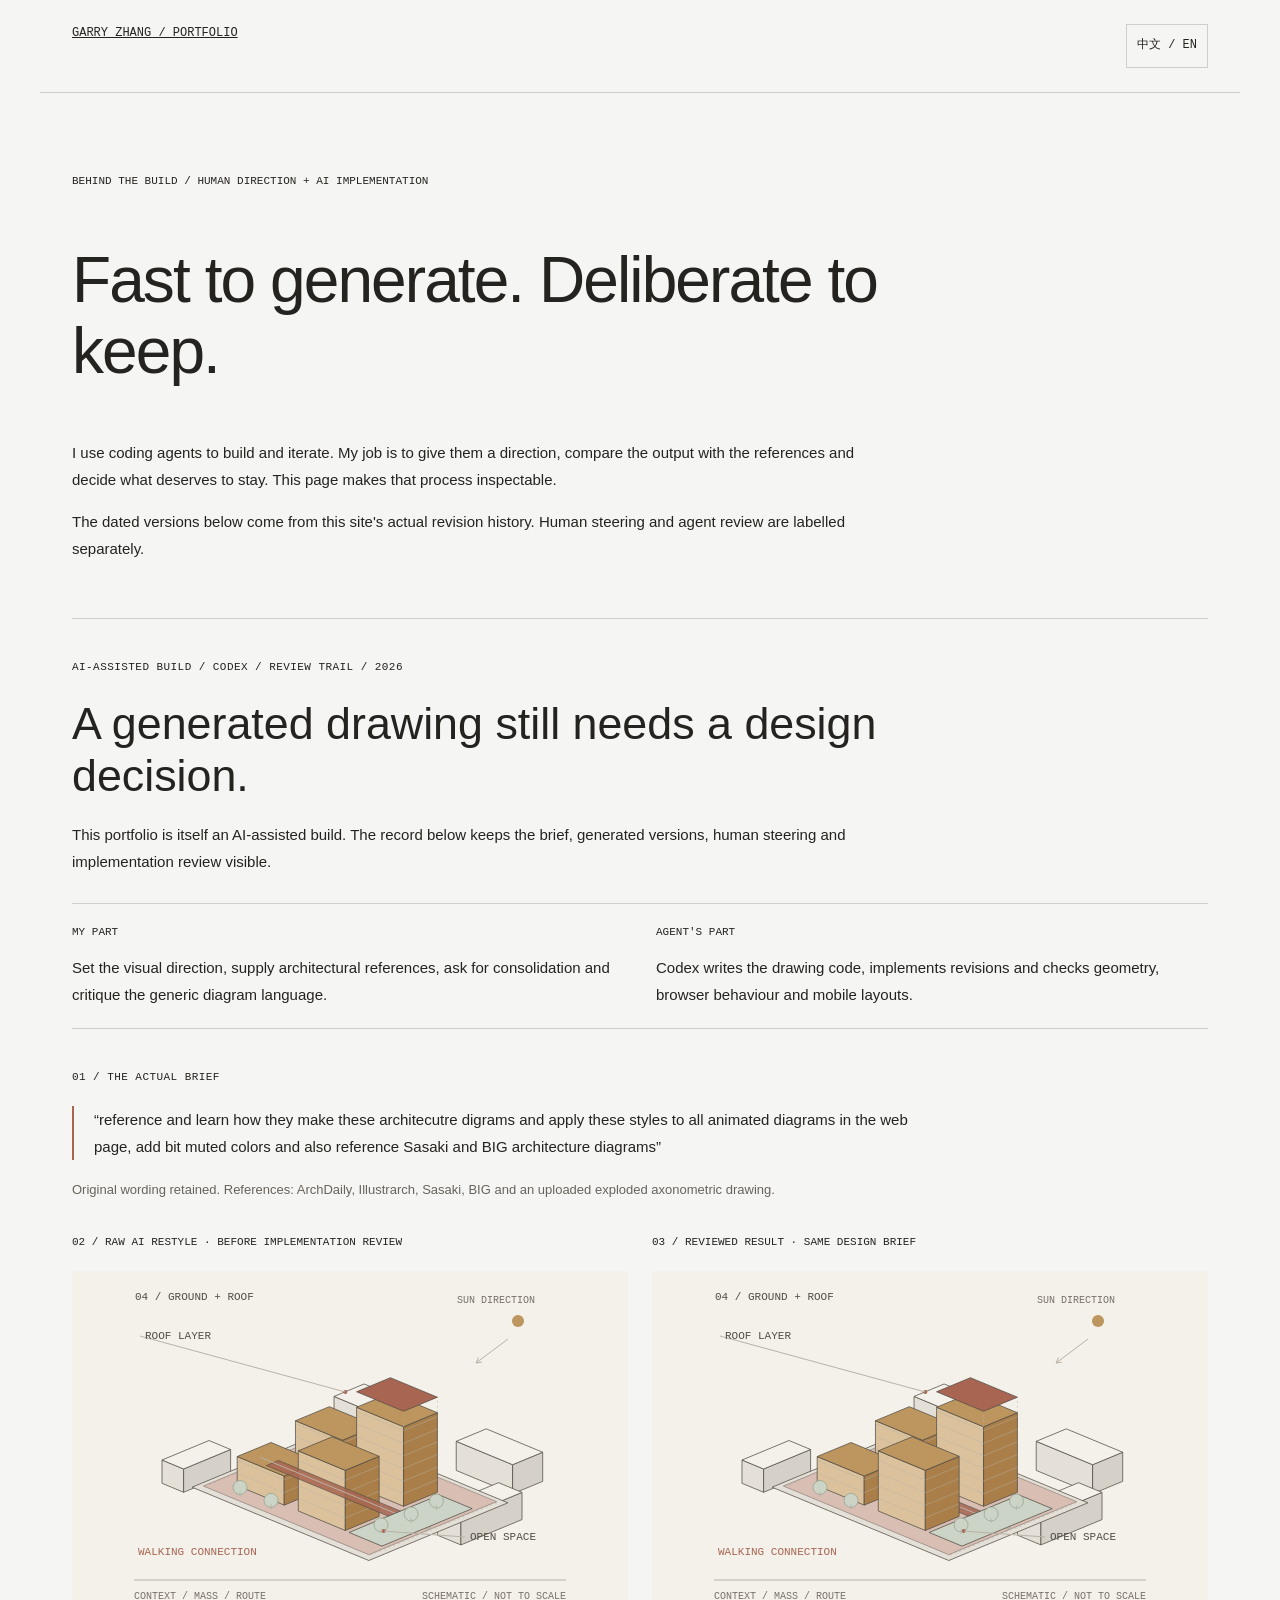
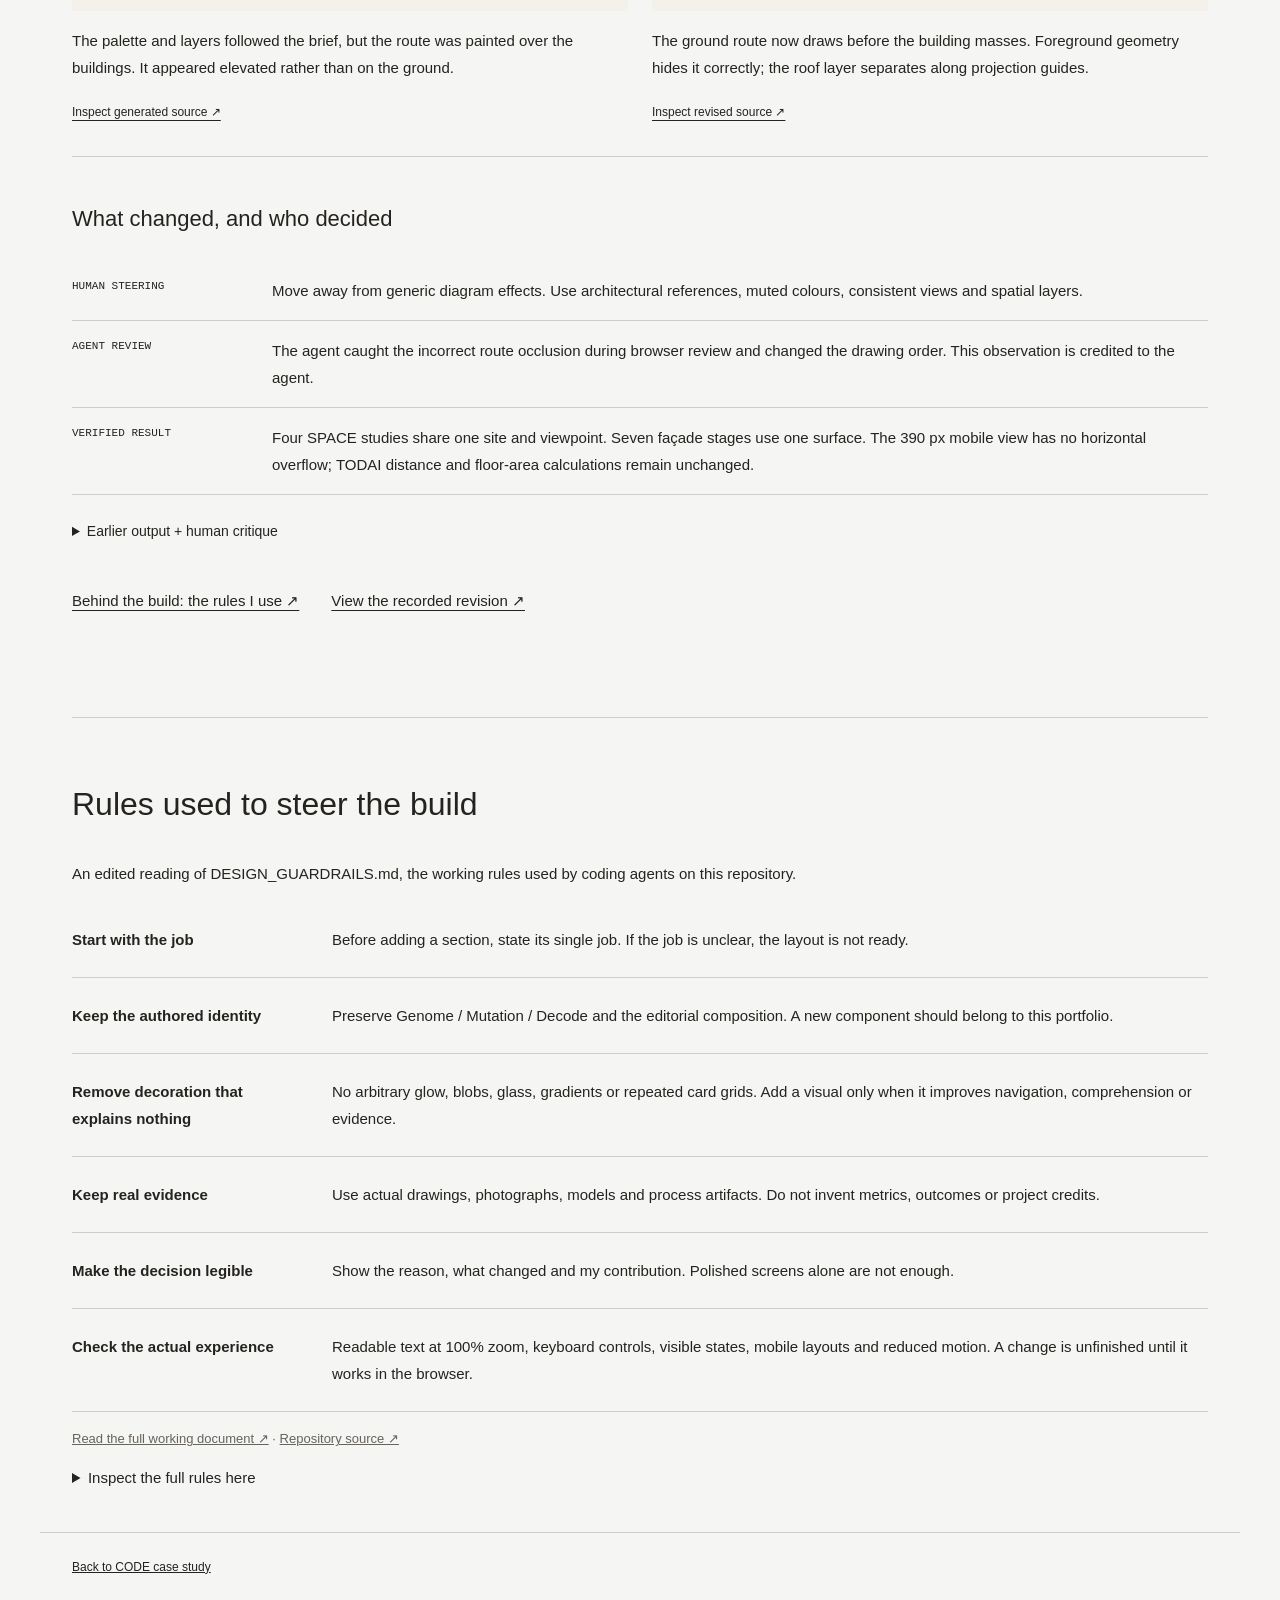
<file: bts/index.html>
<!doctype html>
<html lang="en"><head><meta charset="utf-8"><meta name="viewport" content="width=device-width,initial-scale=1"><title>Behind the build — Garry Zhang</title><meta name="description" content="The actual briefs, generated versions and design rules behind Garry Zhang's AI-assisted portfolio."><link rel="stylesheet" href="/css/portfolio-evidence.css"><style>
:root{--fg:#25231f;--bg:#f5f5f3;--soft:#68635c;--line:#d1cec7}*{box-sizing:border-box}body{margin:0;background:var(--bg);color:var(--fg);font:15px/1.8 Arial,"Microsoft YaHei",sans-serif}header,main,footer{max-width:1200px;margin:auto;padding:24px 32px}header{display:flex;justify-content:space-between;gap:24px;border-bottom:1px solid var(--line);font:12px/1.6 "Courier New",monospace}a{color:inherit}button{font:inherit;background:none;border:1px solid var(--line);padding:10px;cursor:pointer;color:inherit;min-height:44px}:focus-visible{outline:2px solid #a76552;outline-offset:4px}.bts-intro{max-width:820px;margin:48px 0}h1{font-size:clamp(36px,5vw,64px);font-weight:400;line-height:1.1;letter-spacing:-.03em}.bts-intro>span{font:11px/1.6 "Courier New",monospace}.rules{border-top:1px solid var(--line);padding-top:32px}.rules h2{font-size:32px;font-weight:400}.rules dl>div{display:grid;grid-template-columns:230px 1fr;gap:30px;padding:24px 0;border-bottom:1px solid var(--line)}.rules dt{font-weight:600}.rules dd{margin:0}.rules dd small{display:block;color:var(--soft);margin-top:10px}pre{white-space:pre-wrap;overflow-wrap:anywhere;font:12px/1.8 "Courier New",monospace;max-height:600px;overflow:auto;background:#eeebe4;padding:20px}summary{cursor:pointer;min-height:44px}footer{border-top:1px solid var(--line);font-size:12px}.bts-sources{font-size:13px;color:var(--soft)}@media(max-width:700px){header,main,footer{padding:20px}.rules dl>div{grid-template-columns:1fr;gap:12px}}
</style></head><body class="light"><header><a href="/">GARRY ZHANG / PORTFOLIO</a><button id="btsLang" type="button">中文 / EN</button></header><main>
<section class="bts-intro"><span>BEHIND THE BUILD / HUMAN DIRECTION + AI IMPLEMENTATION</span><h1 data-en="Fast to generate. Deliberate to keep." data-zh="生成可以很快，留下什么需要判断。"></h1><p data-en="I use coding agents to build and iterate. My job is to give them a direction, compare the output with the references and decide what deserves to stay. This page makes that process inspectable." data-zh="开发与迭代由 coding agents 辅助完成。设计方向、参考对照和输出取舍由人判断，过程在这里展开，便于检查。"></p><p data-en="The dated versions below come from this site's actual revision history. Human steering and agent review are labelled separately." data-zh="下面的版本来自这个网站的实际修改记录。设计要求和代理的实现检查分别标注。"></p></section>
<section class="ai-review" data-ai-review aria-label="AI-assisted portfolio case study"></section>
<section class="rules" id="rules"><h2 data-en="Rules used to steer the build" data-zh="用来指导开发的规则"></h2><p data-en="An edited reading of DESIGN_GUARDRAILS.md, the working rules used by coding agents on this repository." data-zh="这里整理了 DESIGN_GUARDRAILS.md 中的工作规则，coding agents 在修改这个仓库时使用这些规则。"></p>
<dl><div><dt data-en="Start with the job" data-zh="先明确这一部分要做什么"></dt><dd data-en="Before adding a section, state its single job. If the job is unclear, the layout is not ready." data-zh="增加一个部分之前，先说清楚它唯一要做的事。目的不清楚，排版就还没准备好。"></dd></div>
<div><dt data-en="Keep the authored identity" data-zh="保留作品自己的性格"></dt><dd data-en="Preserve Genome / Mutation / Decode and the editorial composition. A new component should belong to this portfolio." data-zh="保留 Genome / Mutation / Decode 和现有的编辑式构图。新组件应该属于这个作品集。"></dd></div>
<div><dt data-en="Remove decoration that explains nothing" data-zh="删掉不能解释问题的装饰"></dt><dd data-en="No arbitrary glow, blobs, glass, gradients or repeated card grids. Add a visual only when it improves navigation, comprehension or evidence." data-zh="不随意加入发光、装饰色块、玻璃效果、渐变或重复卡片。一个视觉元素应该帮助导航、理解或展示证据。"></dd></div>
<div><dt data-en="Keep real evidence" data-zh="保留真实证据"></dt><dd data-en="Use actual drawings, photographs, models and process artifacts. Do not invent metrics, outcomes or project credits." data-zh="使用真实图纸、照片、模型和过程资料，不编造指标、成果或项目署名。"></dd></div>
<div><dt data-en="Make the decision legible" data-zh="让人看懂为什么这样改"></dt><dd data-en="Show the reason, what changed and my contribution. Polished screens alone are not enough." data-zh="展示原因、具体改动和参与范围。只有一个漂亮界面，还不足以解释工作。"></dd></div>
<div><dt data-en="Check the actual experience" data-zh="检查实际使用"></dt><dd data-en="Readable text at 100% zoom, keyboard controls, visible states, mobile layouts and reduced motion. A change is unfinished until it works in the browser." data-zh="检查 100% 缩放下的文字、键盘操作、状态、手机布局和减少动态效果。能在浏览器里正常使用，修改才算完成。"></dd></div></dl>
<p class="bts-sources"><a href="/DESIGN_GUARDRAILS.md" data-en="Read the full working document ↗" data-zh="读取完整工作文档 ↗"></a> · <a href="https://github.com/changhangko/yadeeyadah/blob/main/DESIGN_GUARDRAILS.md" data-en="Repository source ↗" data-zh="仓库原文 ↗"></a></p>
<details><summary data-en="Inspect the full rules here" data-zh="在这里展开完整规则"></summary><pre id="guardrailSource"></pre></details></section>
</main><footer><a href="/?project=code#parametricProject" data-en="Back to CODE case study" data-zh="返回代码案例"></a></footer><script type="module" src="/bts/page.js"></script></body></html>
</file>
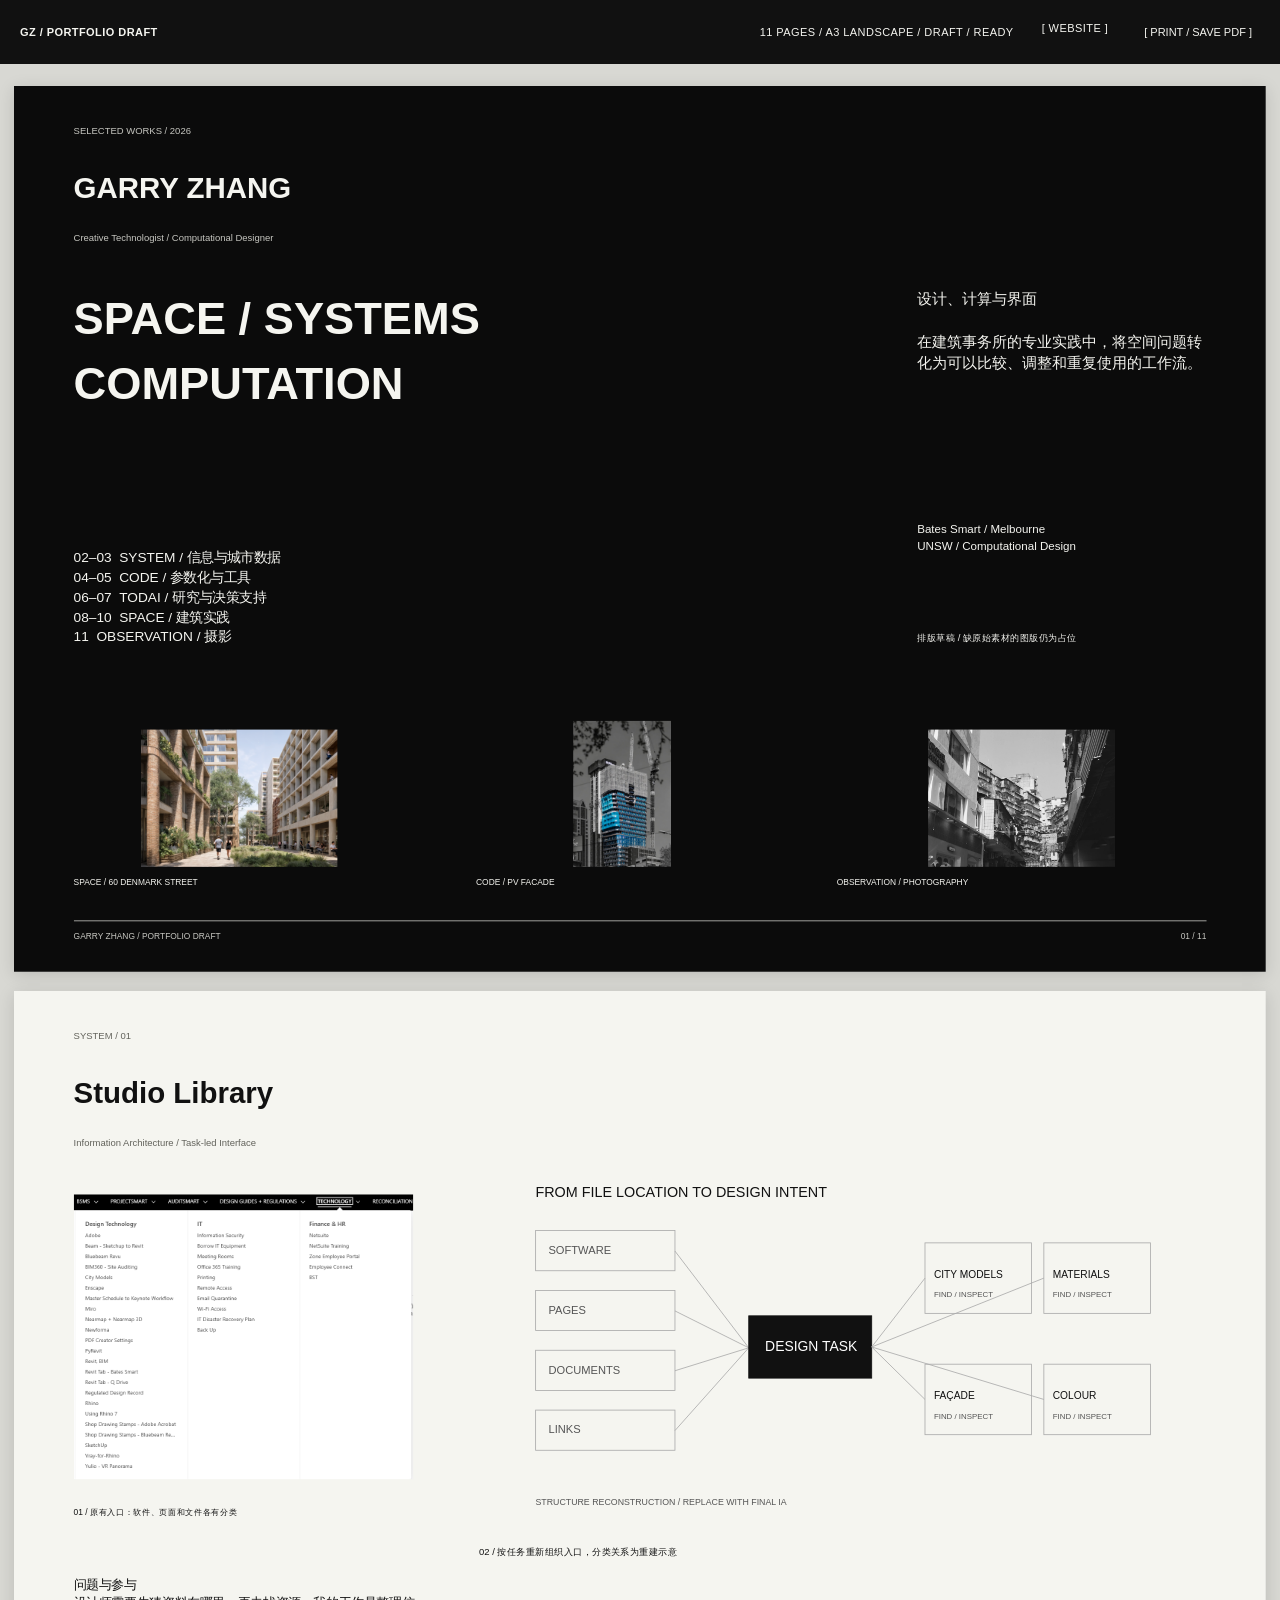
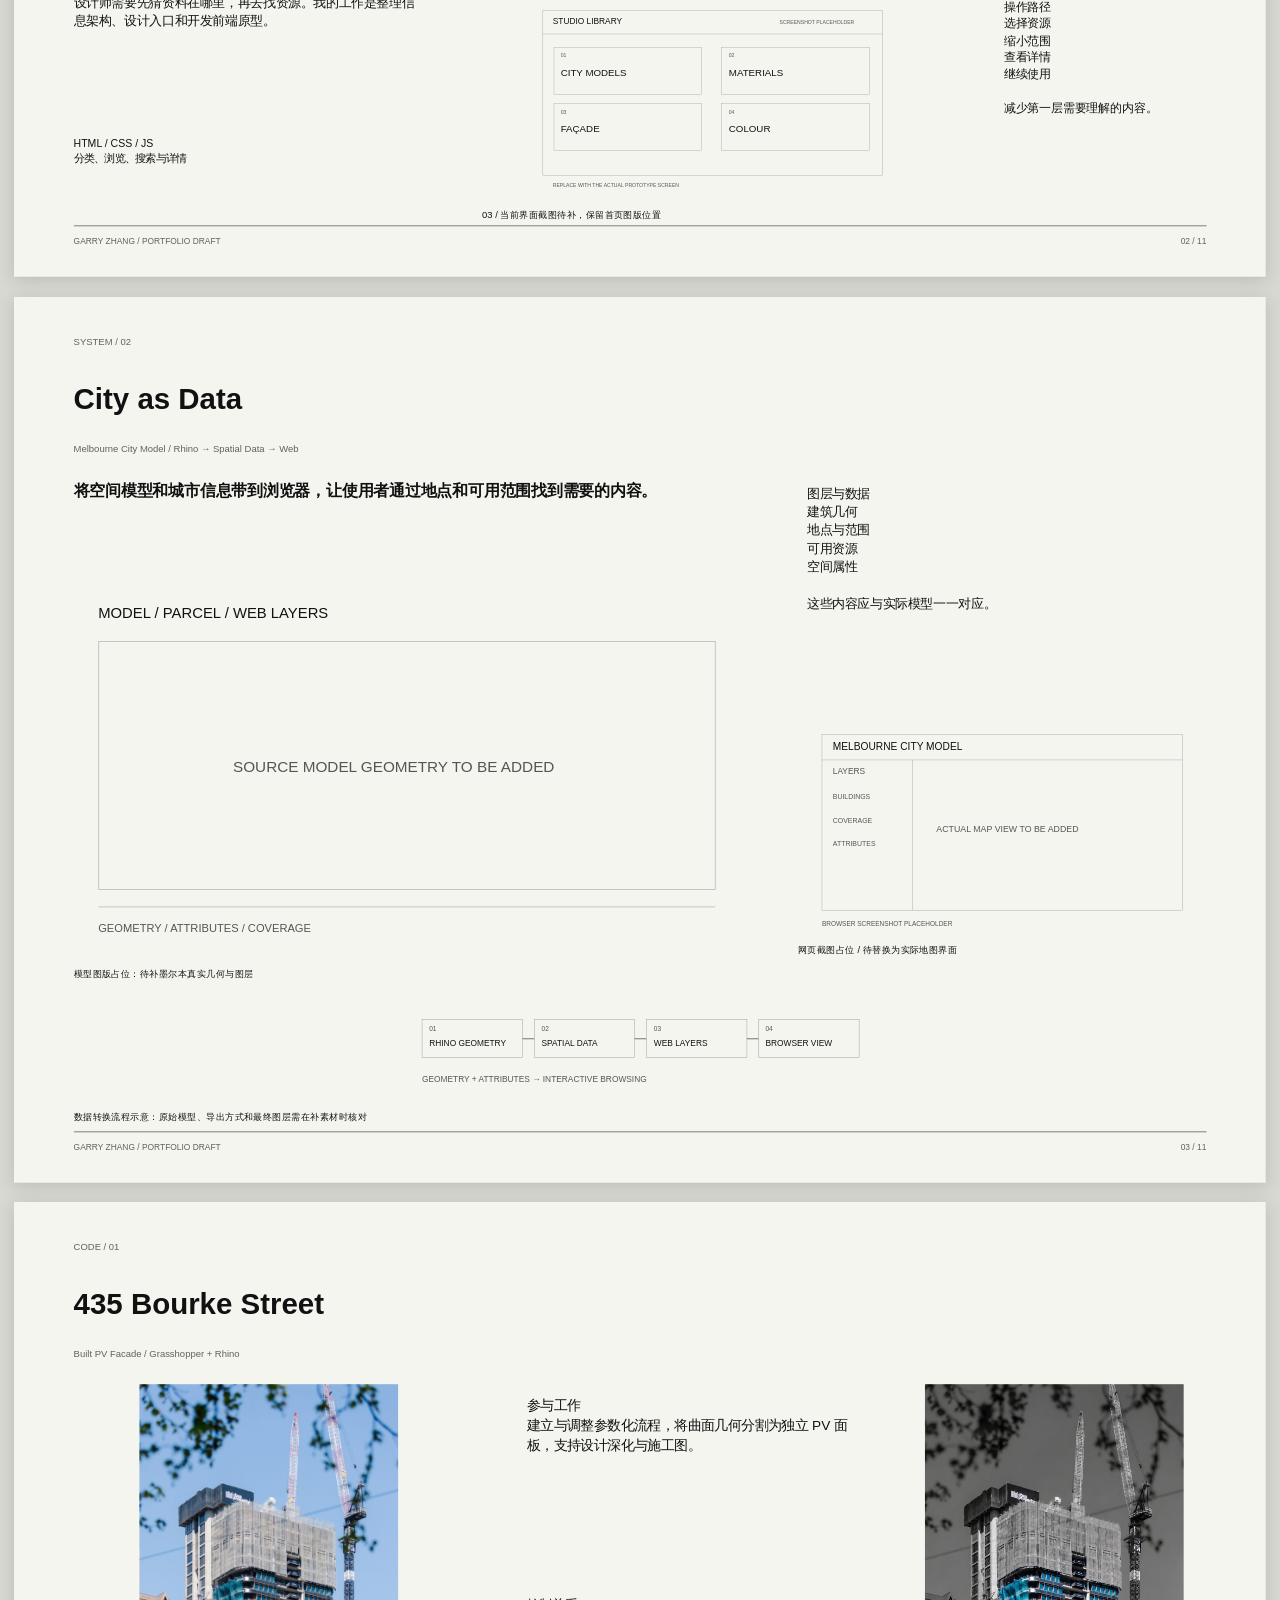
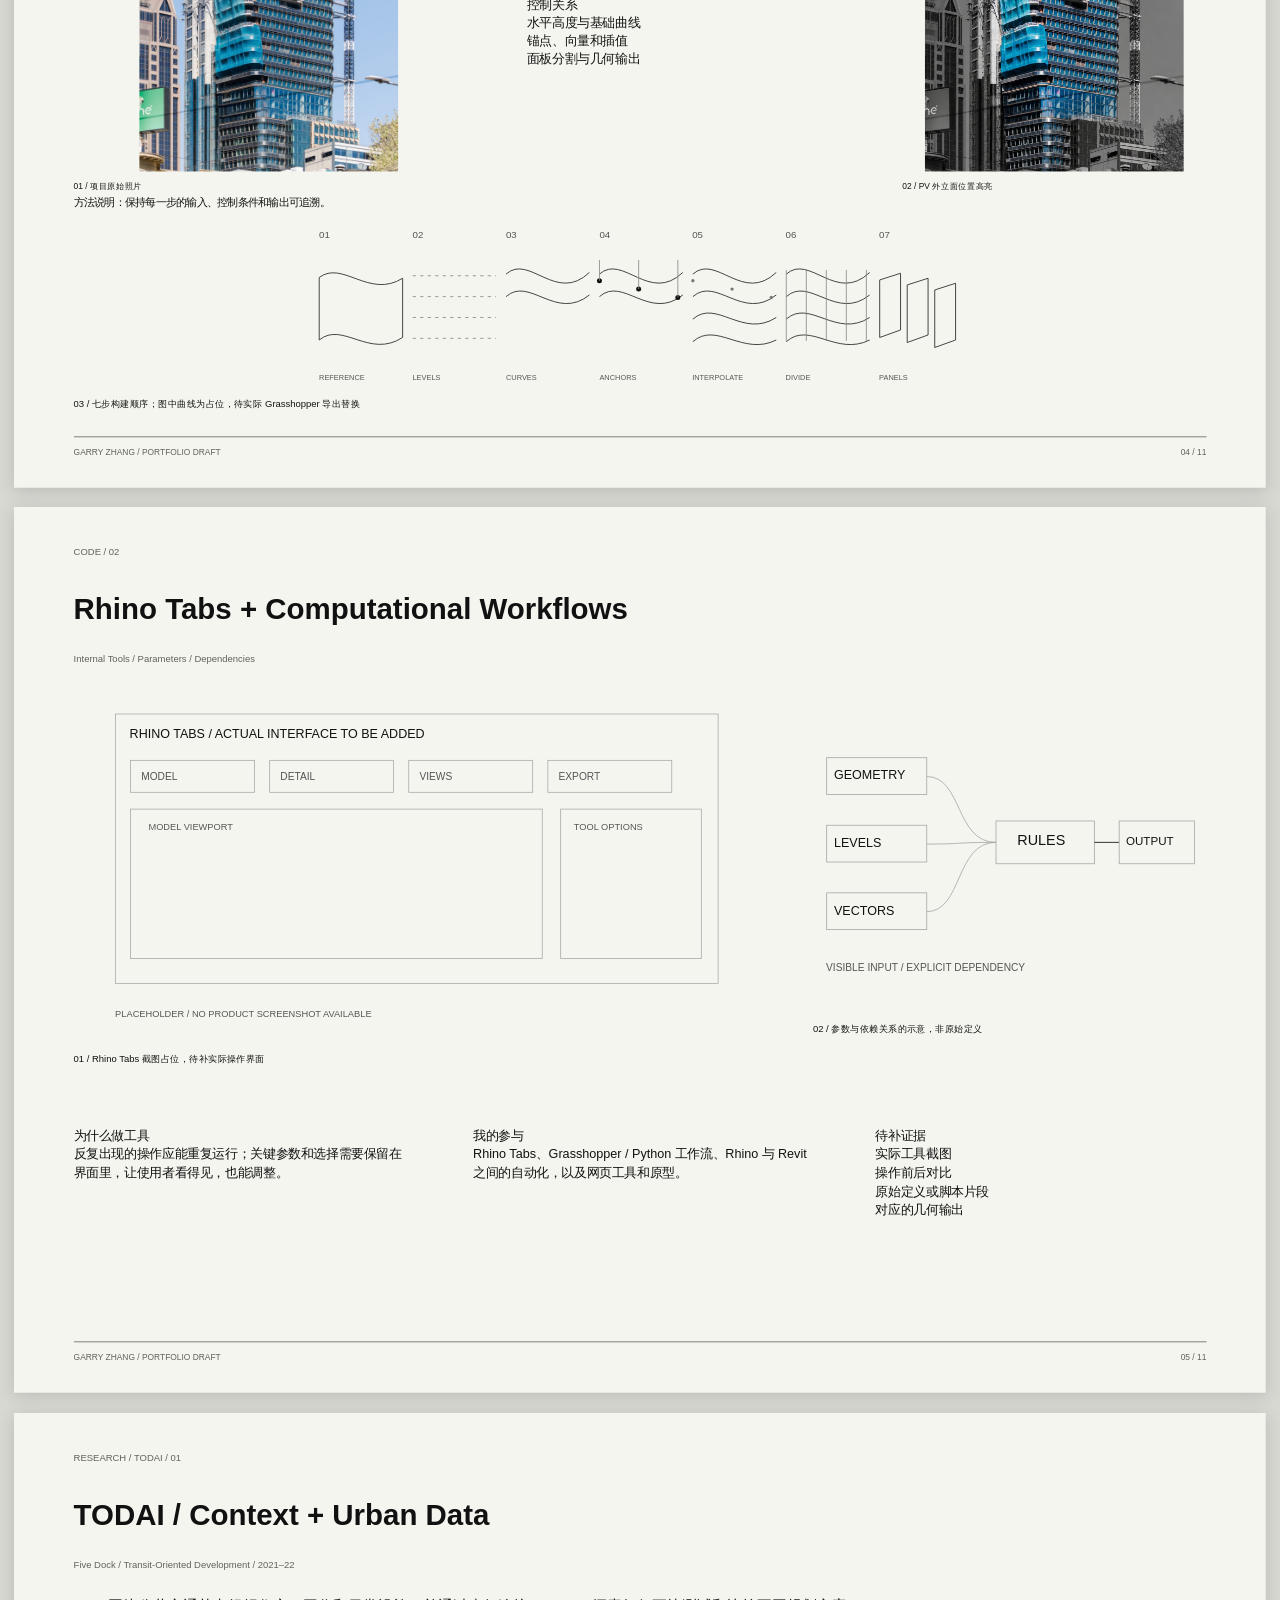
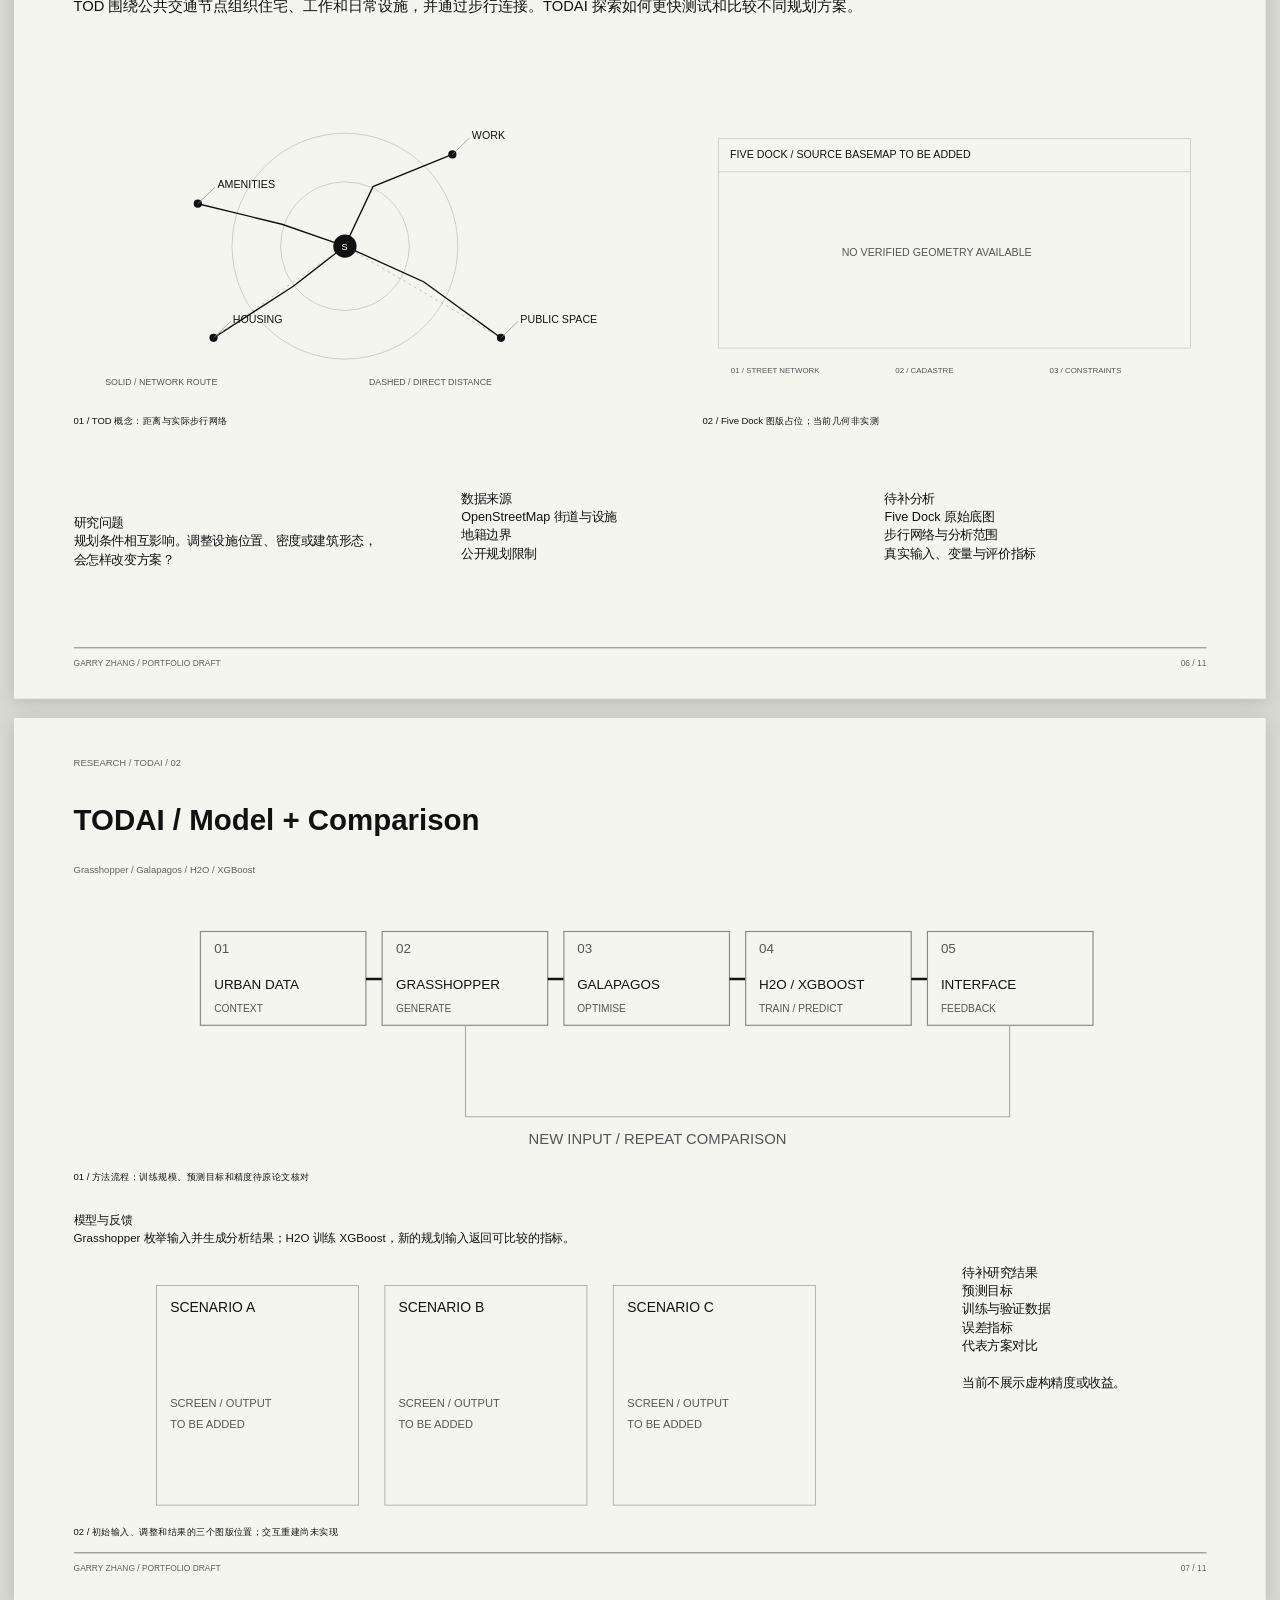
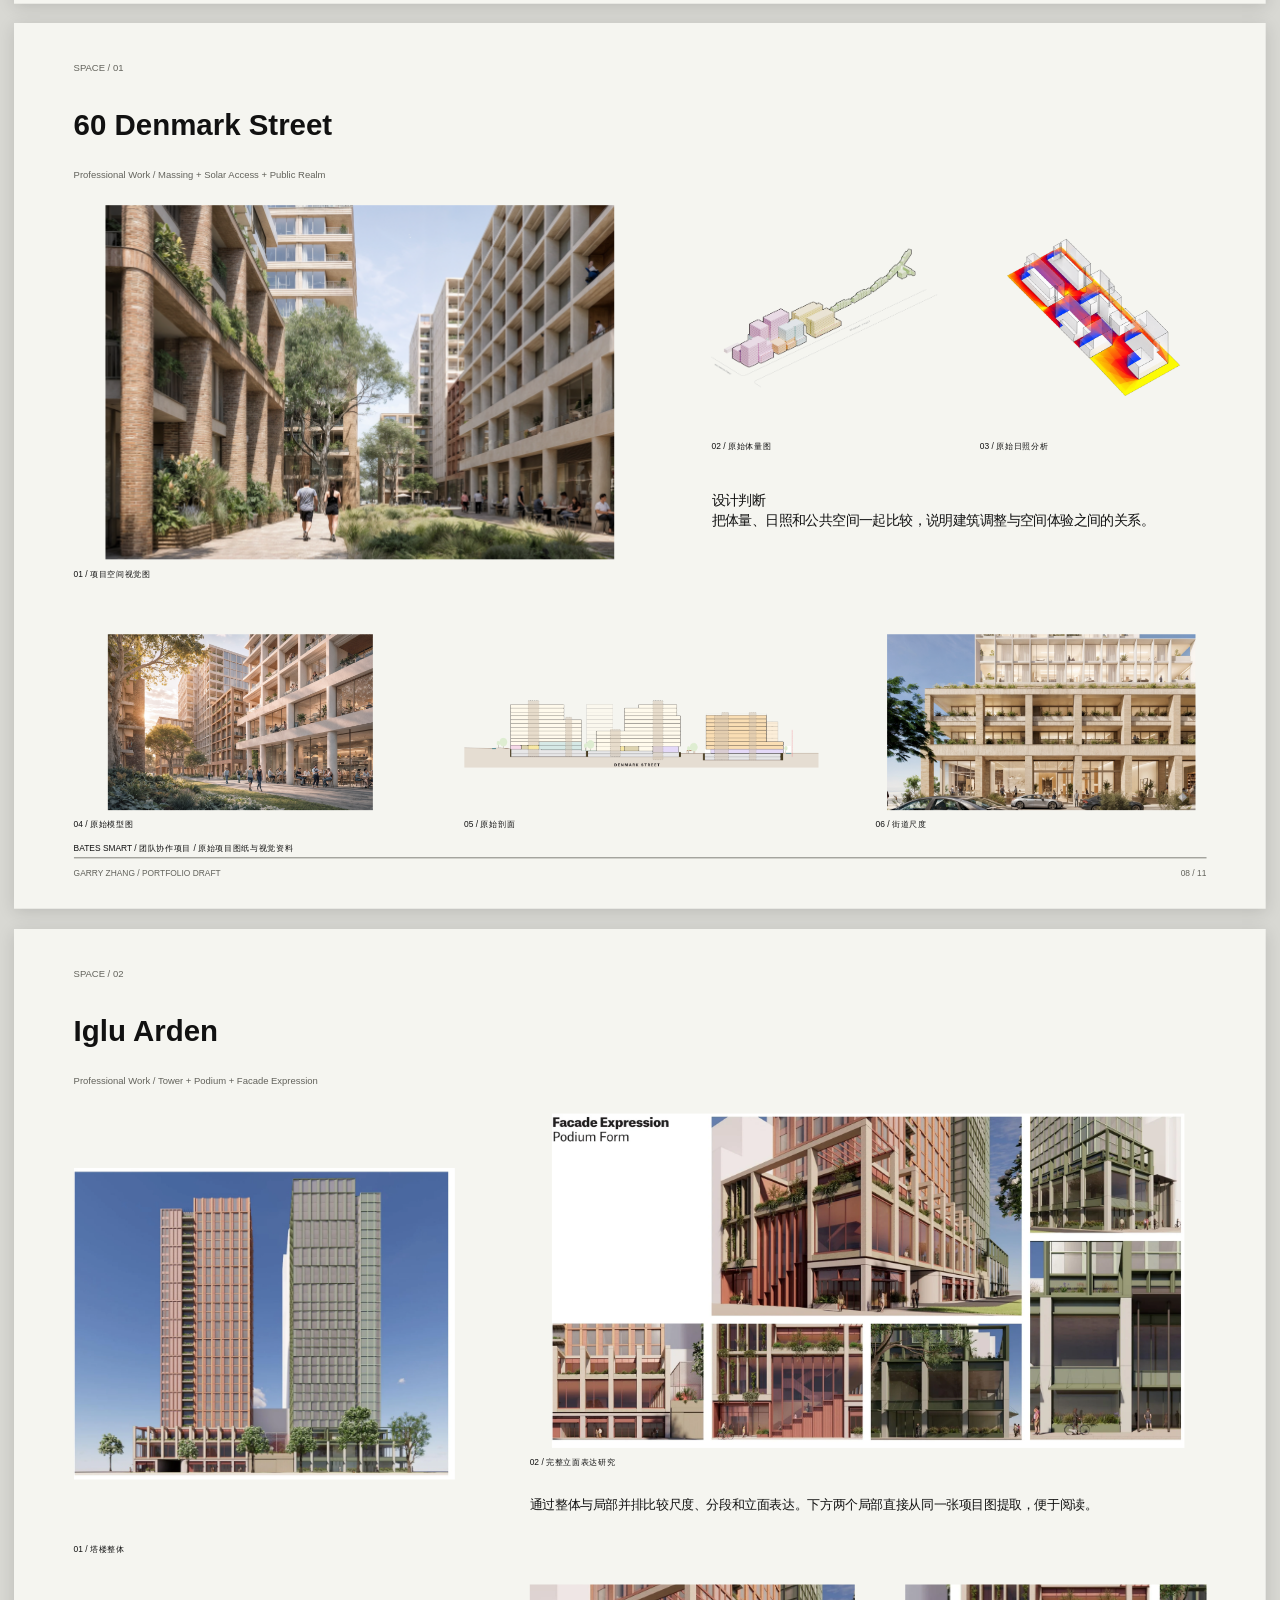
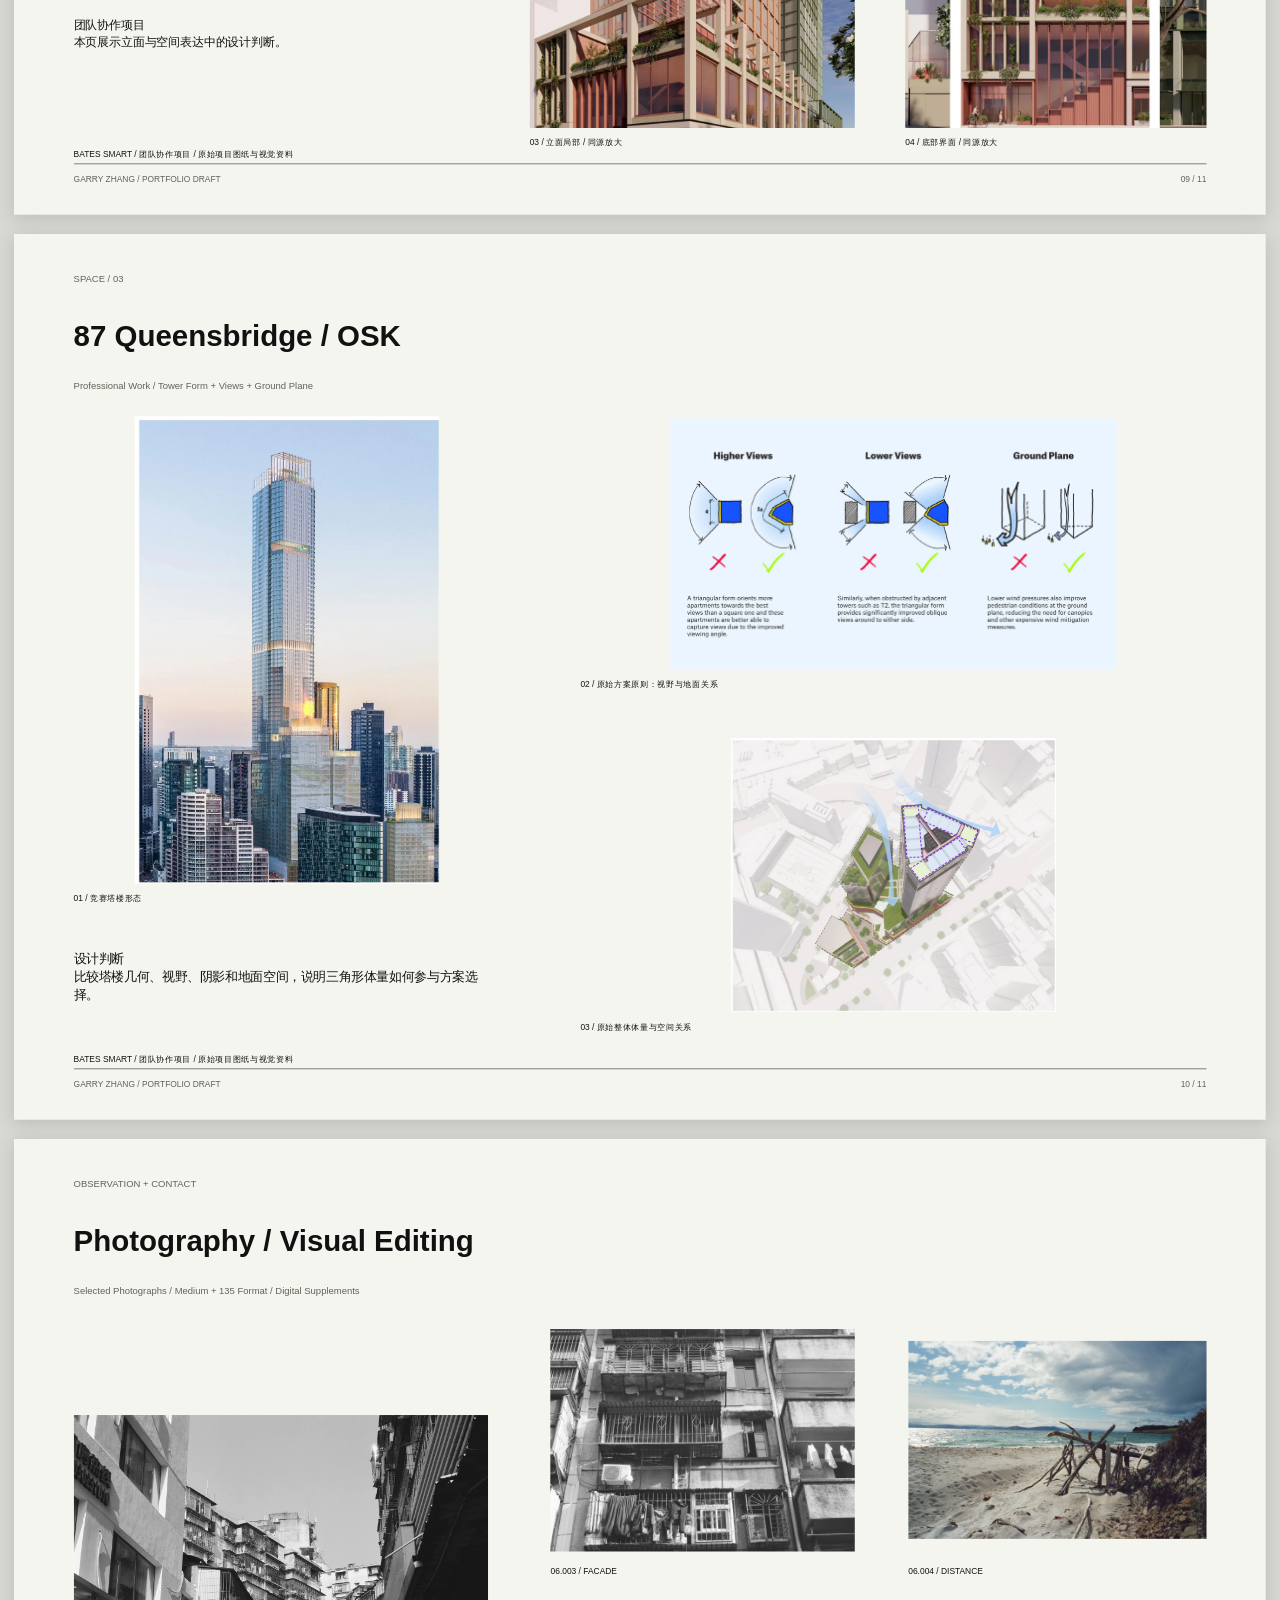
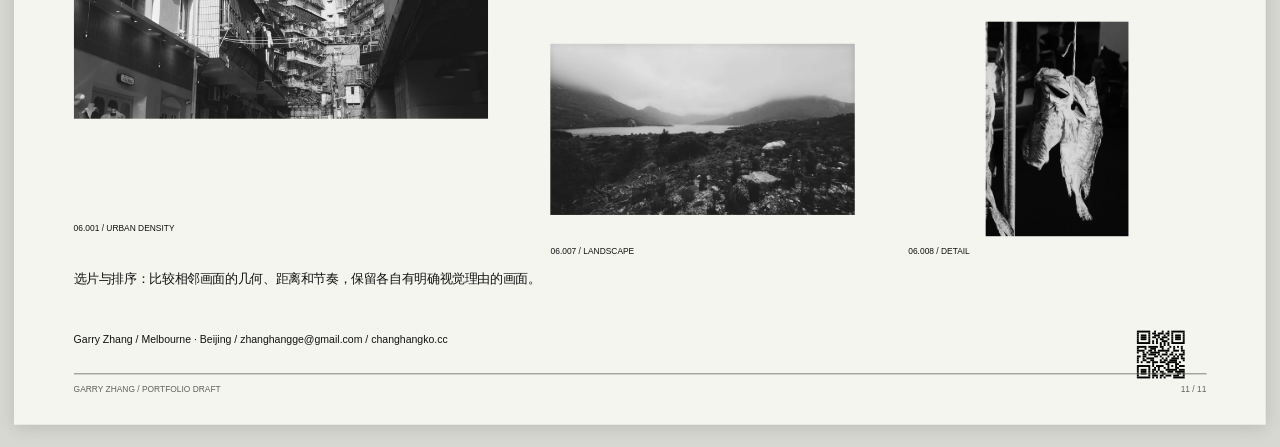
<file: print/index.html>
<!doctype html>
<html lang="zh-CN"><head><meta charset="utf-8"><meta name="viewport" content="width=device-width,initial-scale=1"><title>Garry Zhang | Portfolio Draft</title><link rel="stylesheet" href="/print/print.css"></head><body>
<nav class="screen-only"><strong>GZ / PORTFOLIO DRAFT</strong><span id="status" role="status">正在加载作品集…</span><a href="/">[ WEBSITE ]</a><button id="printButton" disabled>[ PRINT / SAVE PDF ]</button></nav>
<main id="portfolio" aria-label="Portfolio draft pages"></main><script src="/print/print.js" defer></script></body></html>
</file>
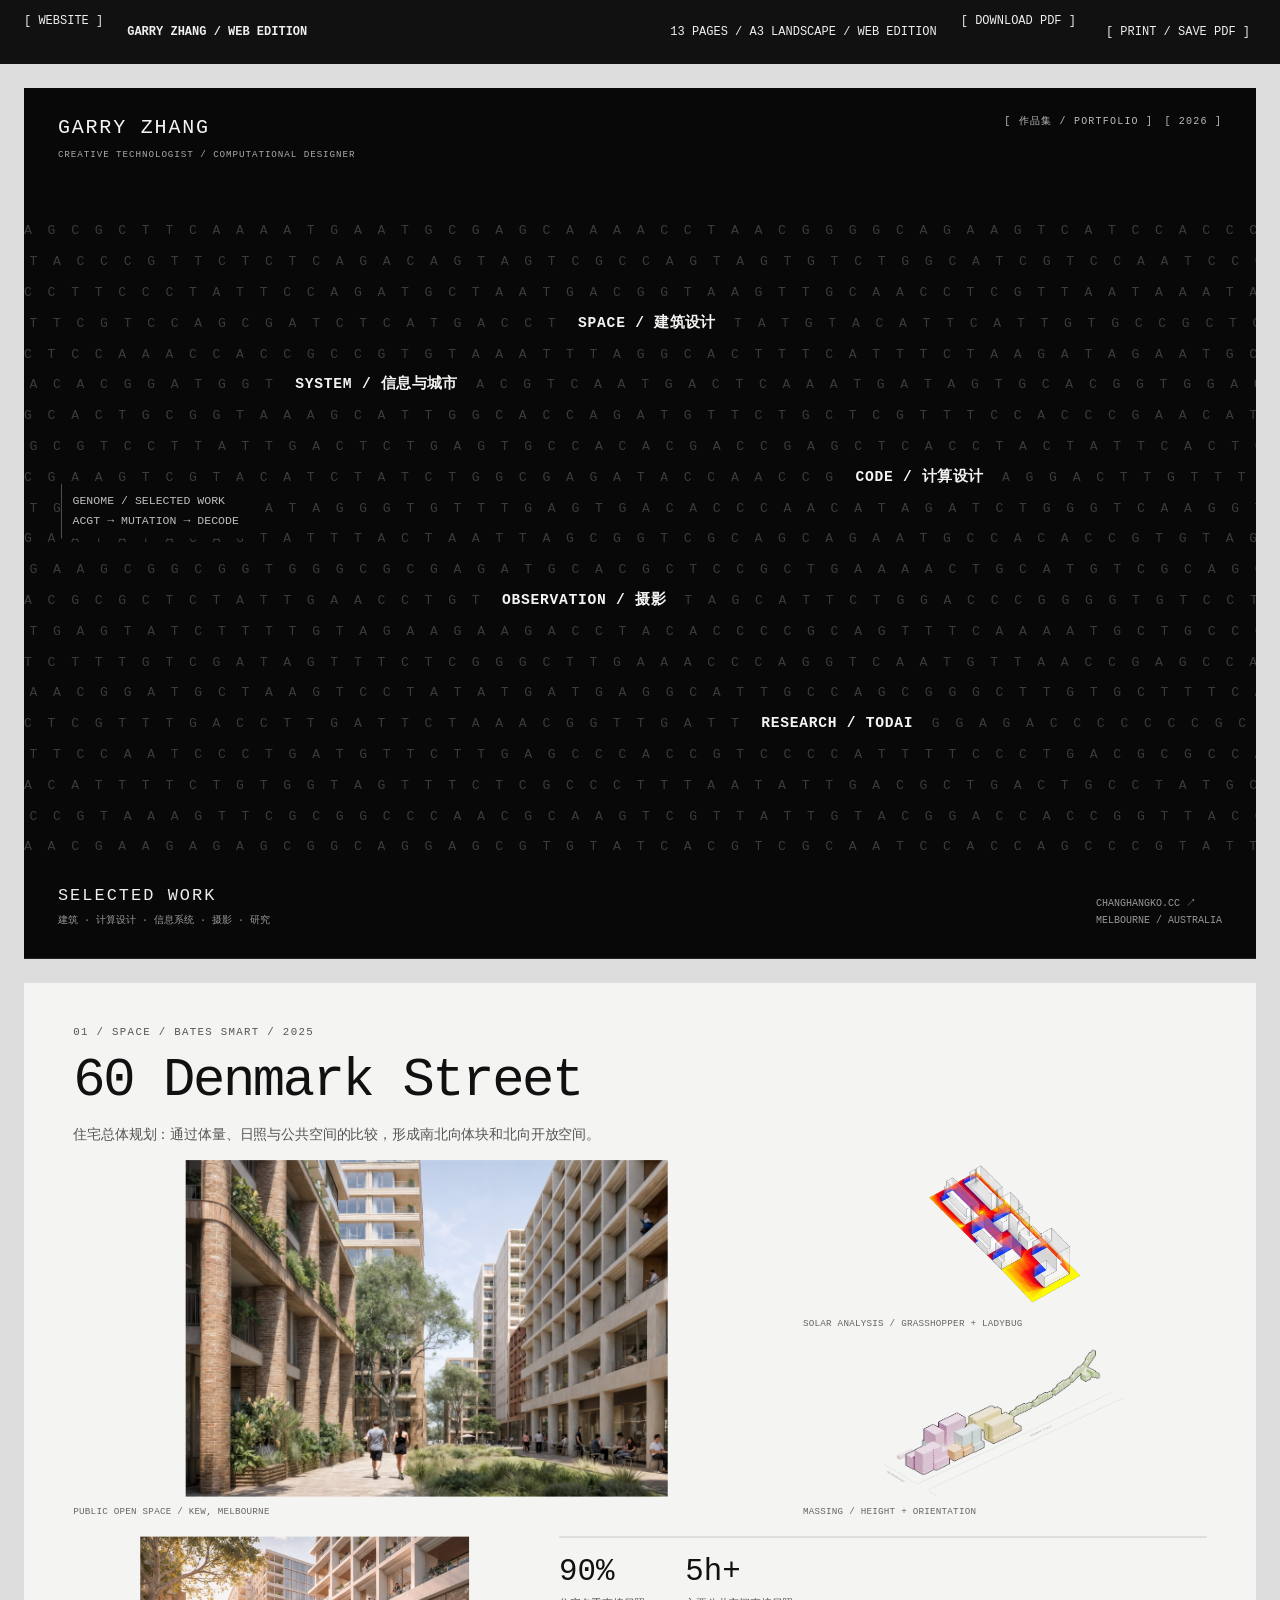
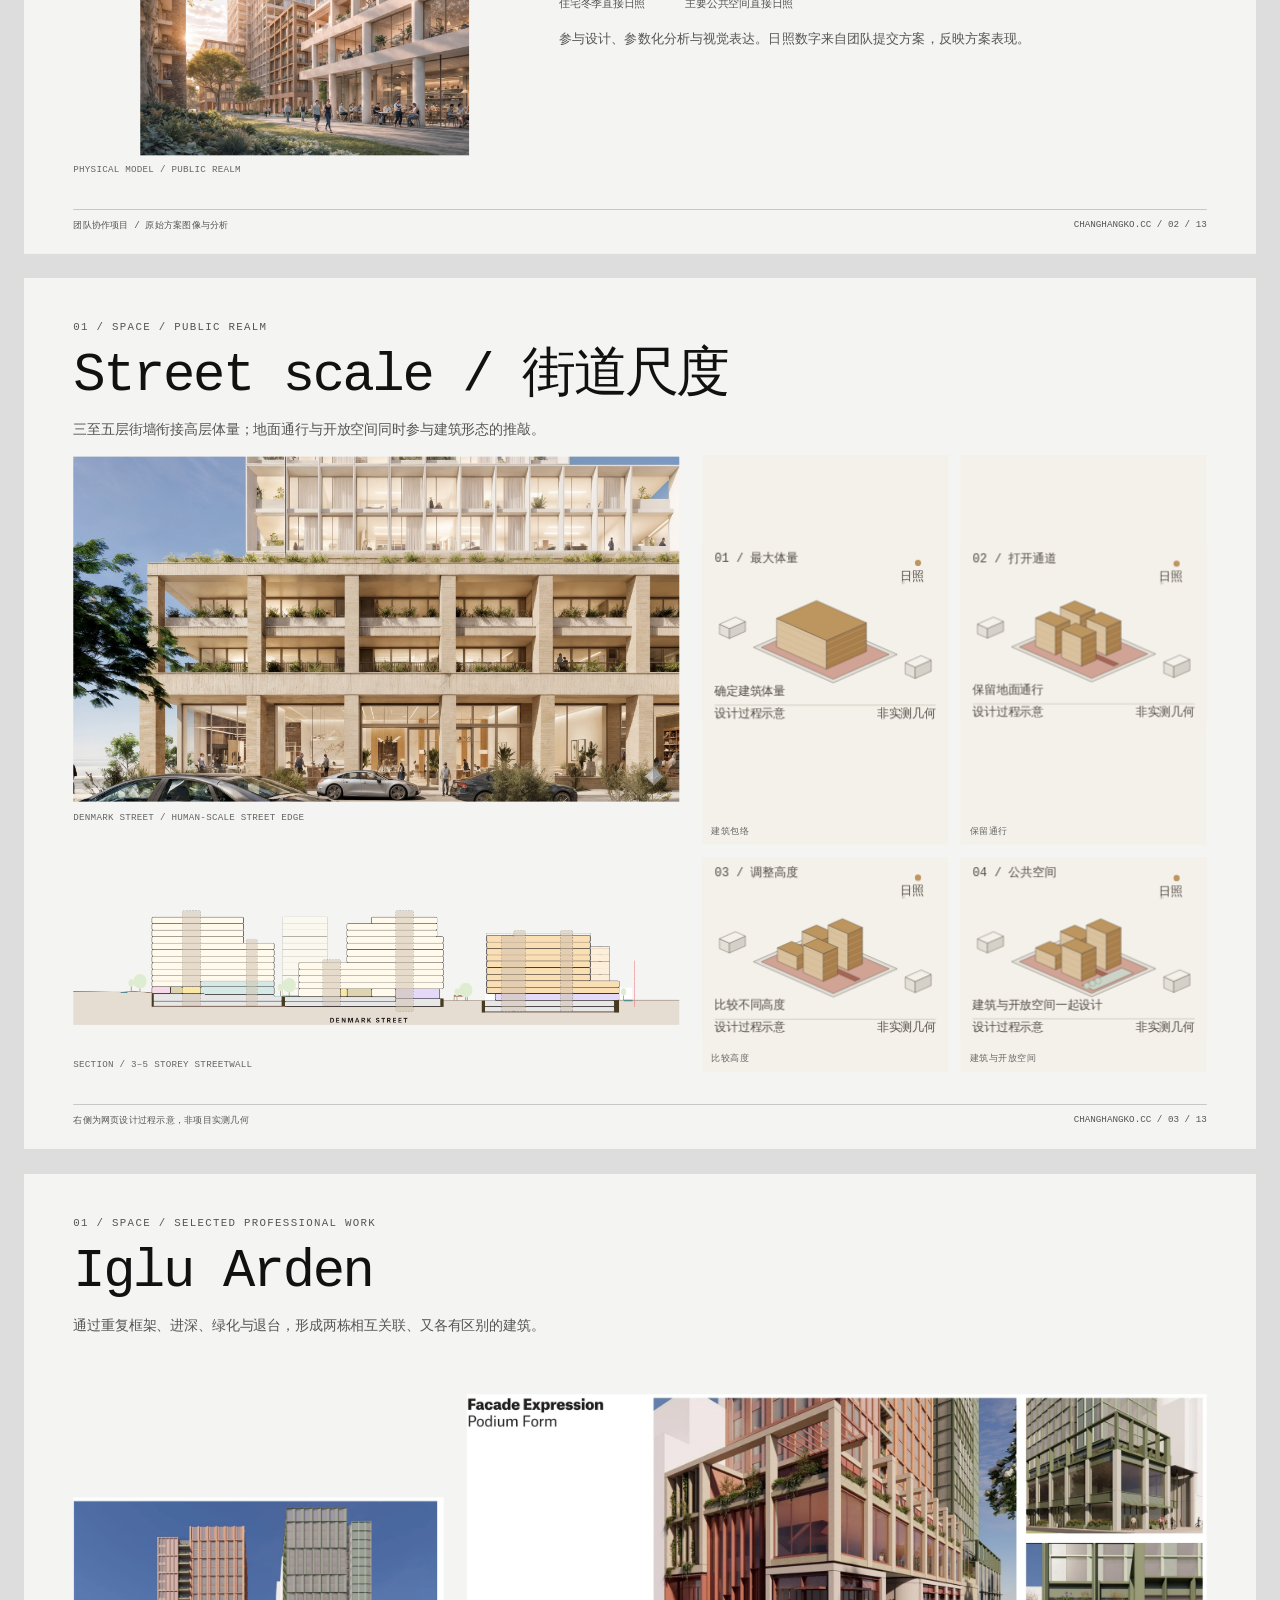
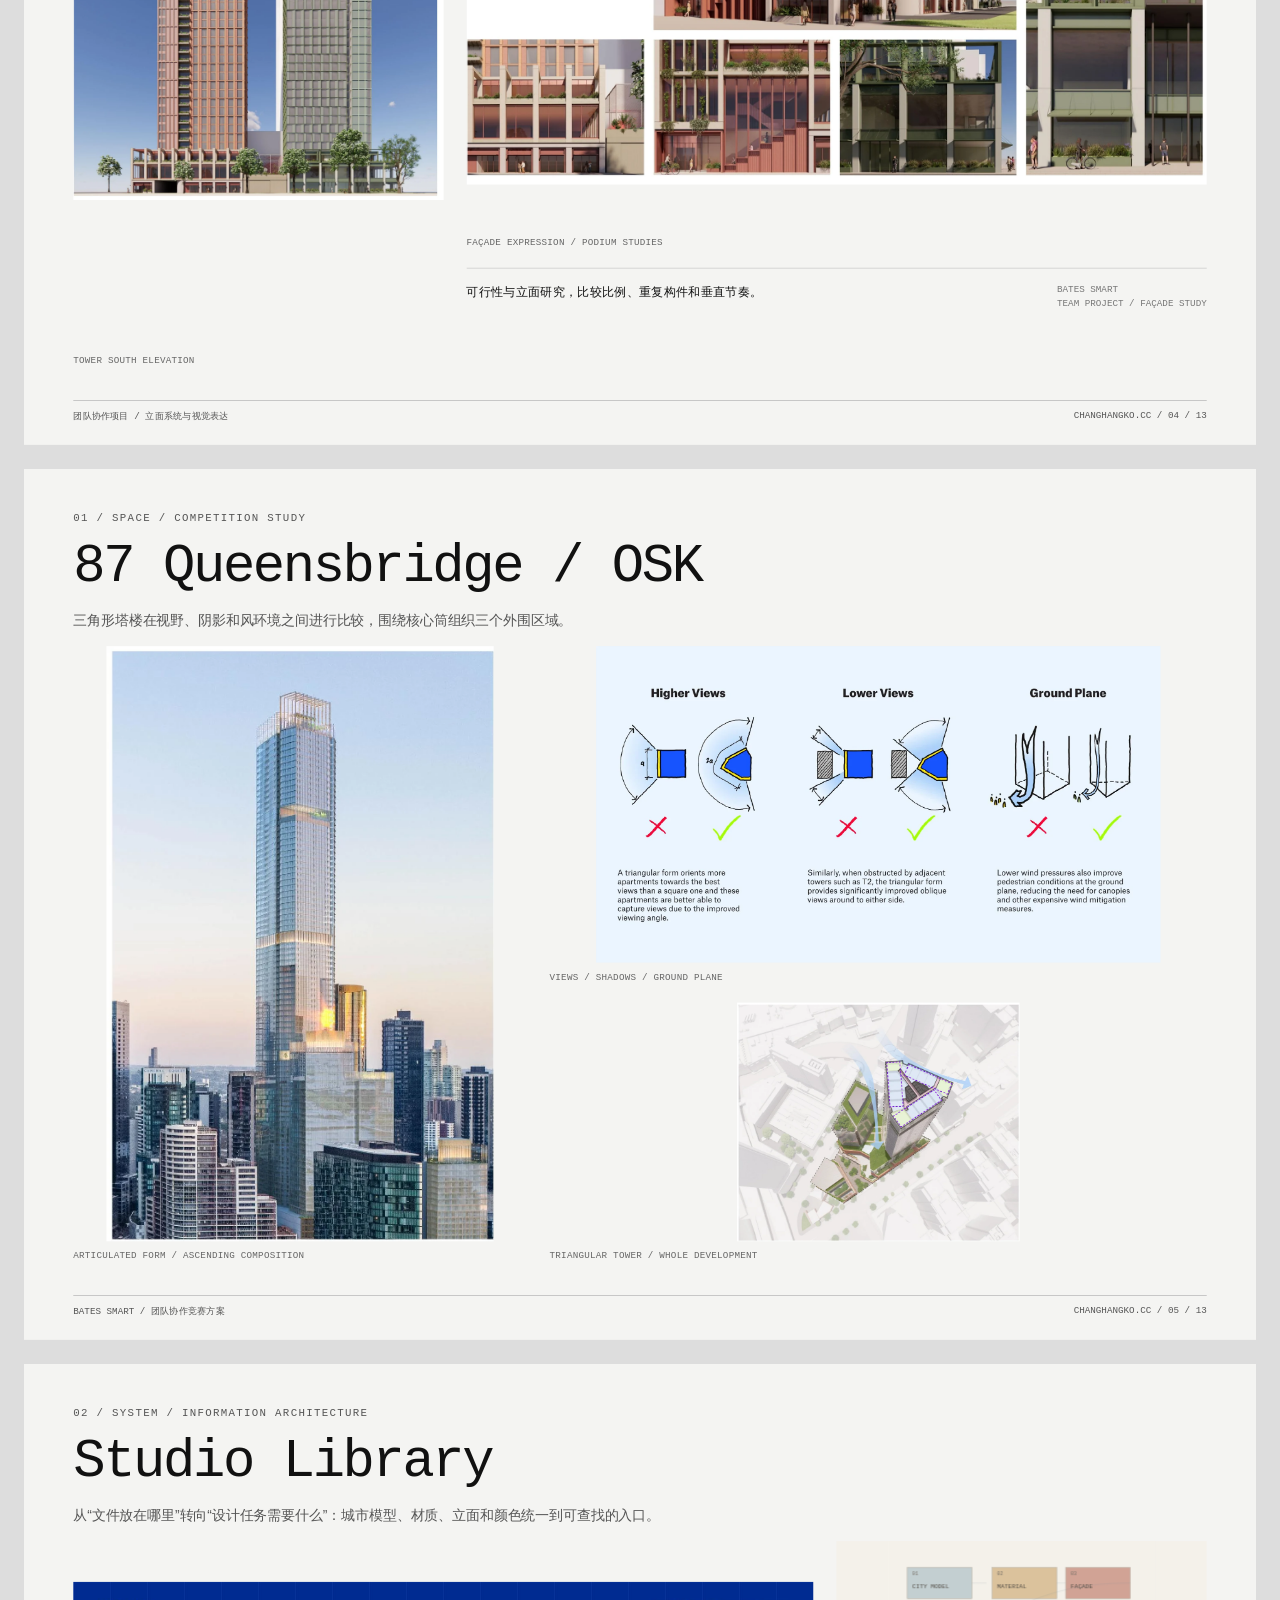
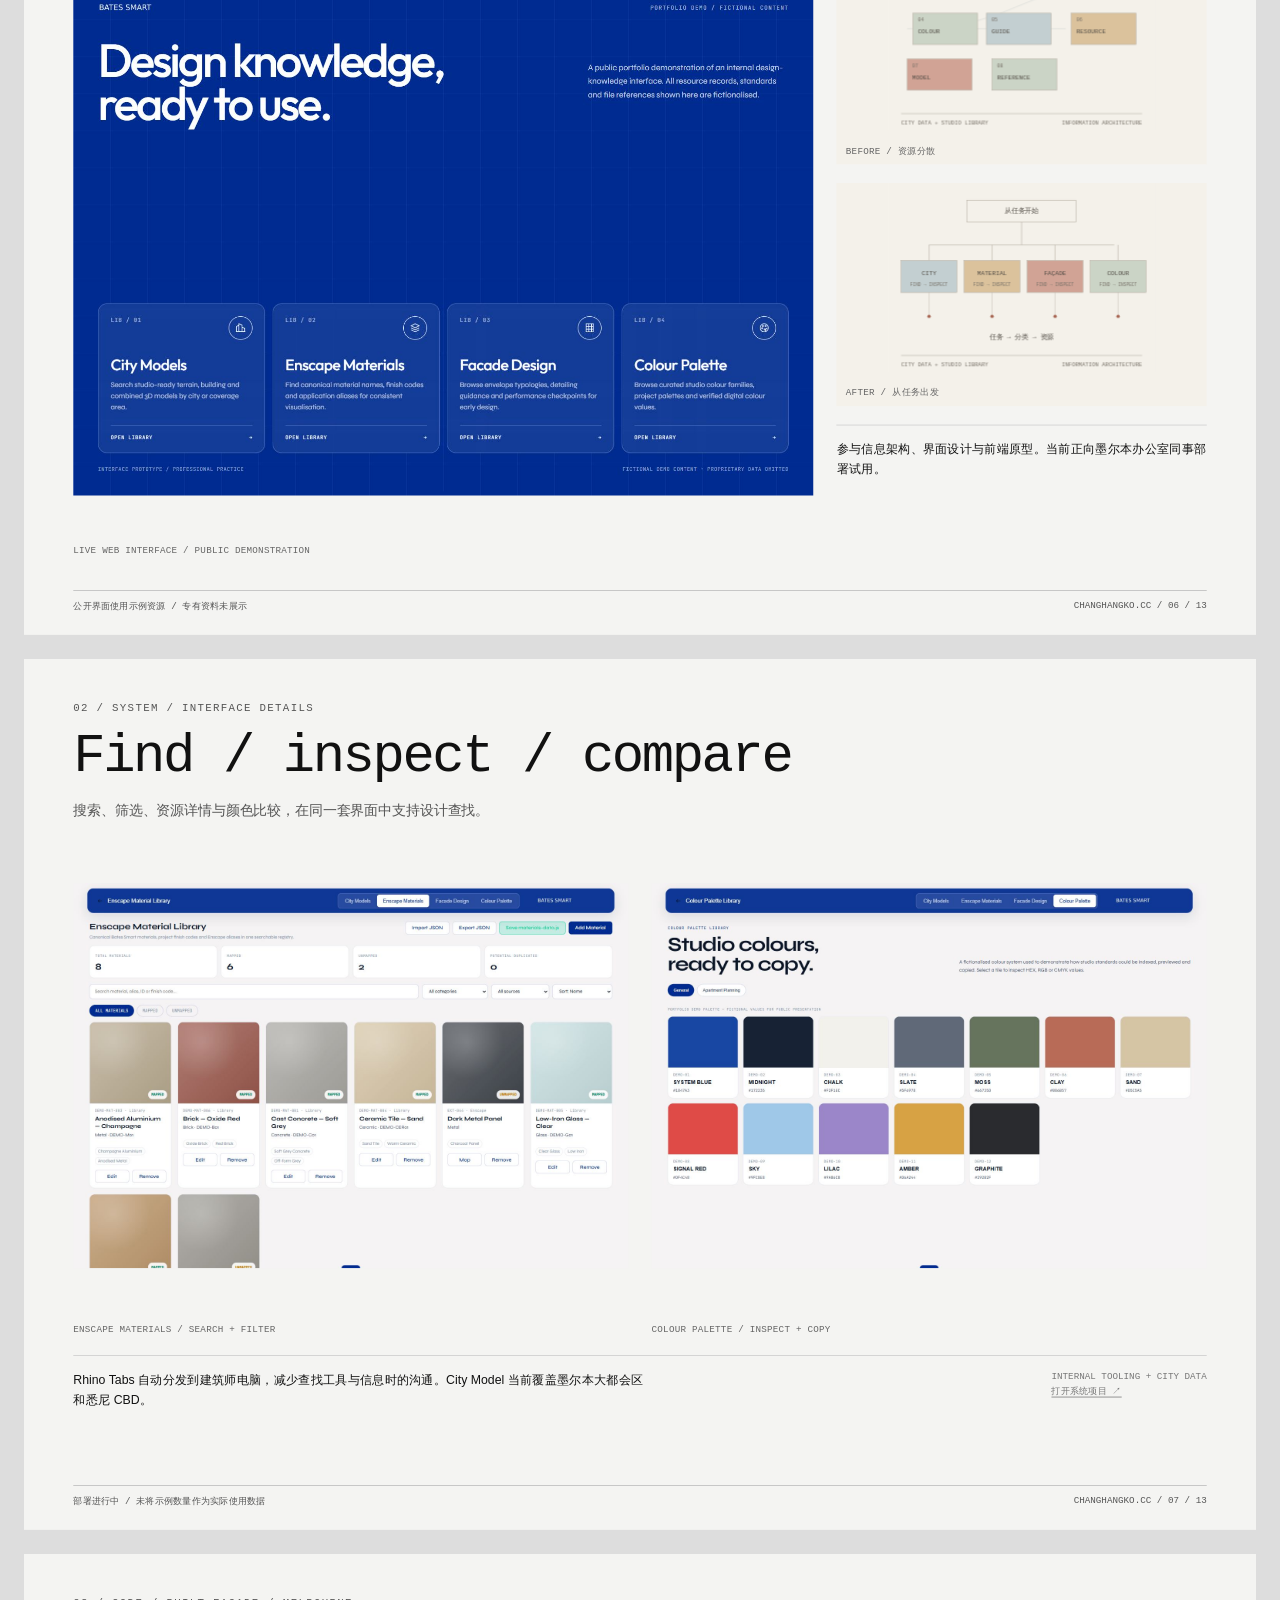
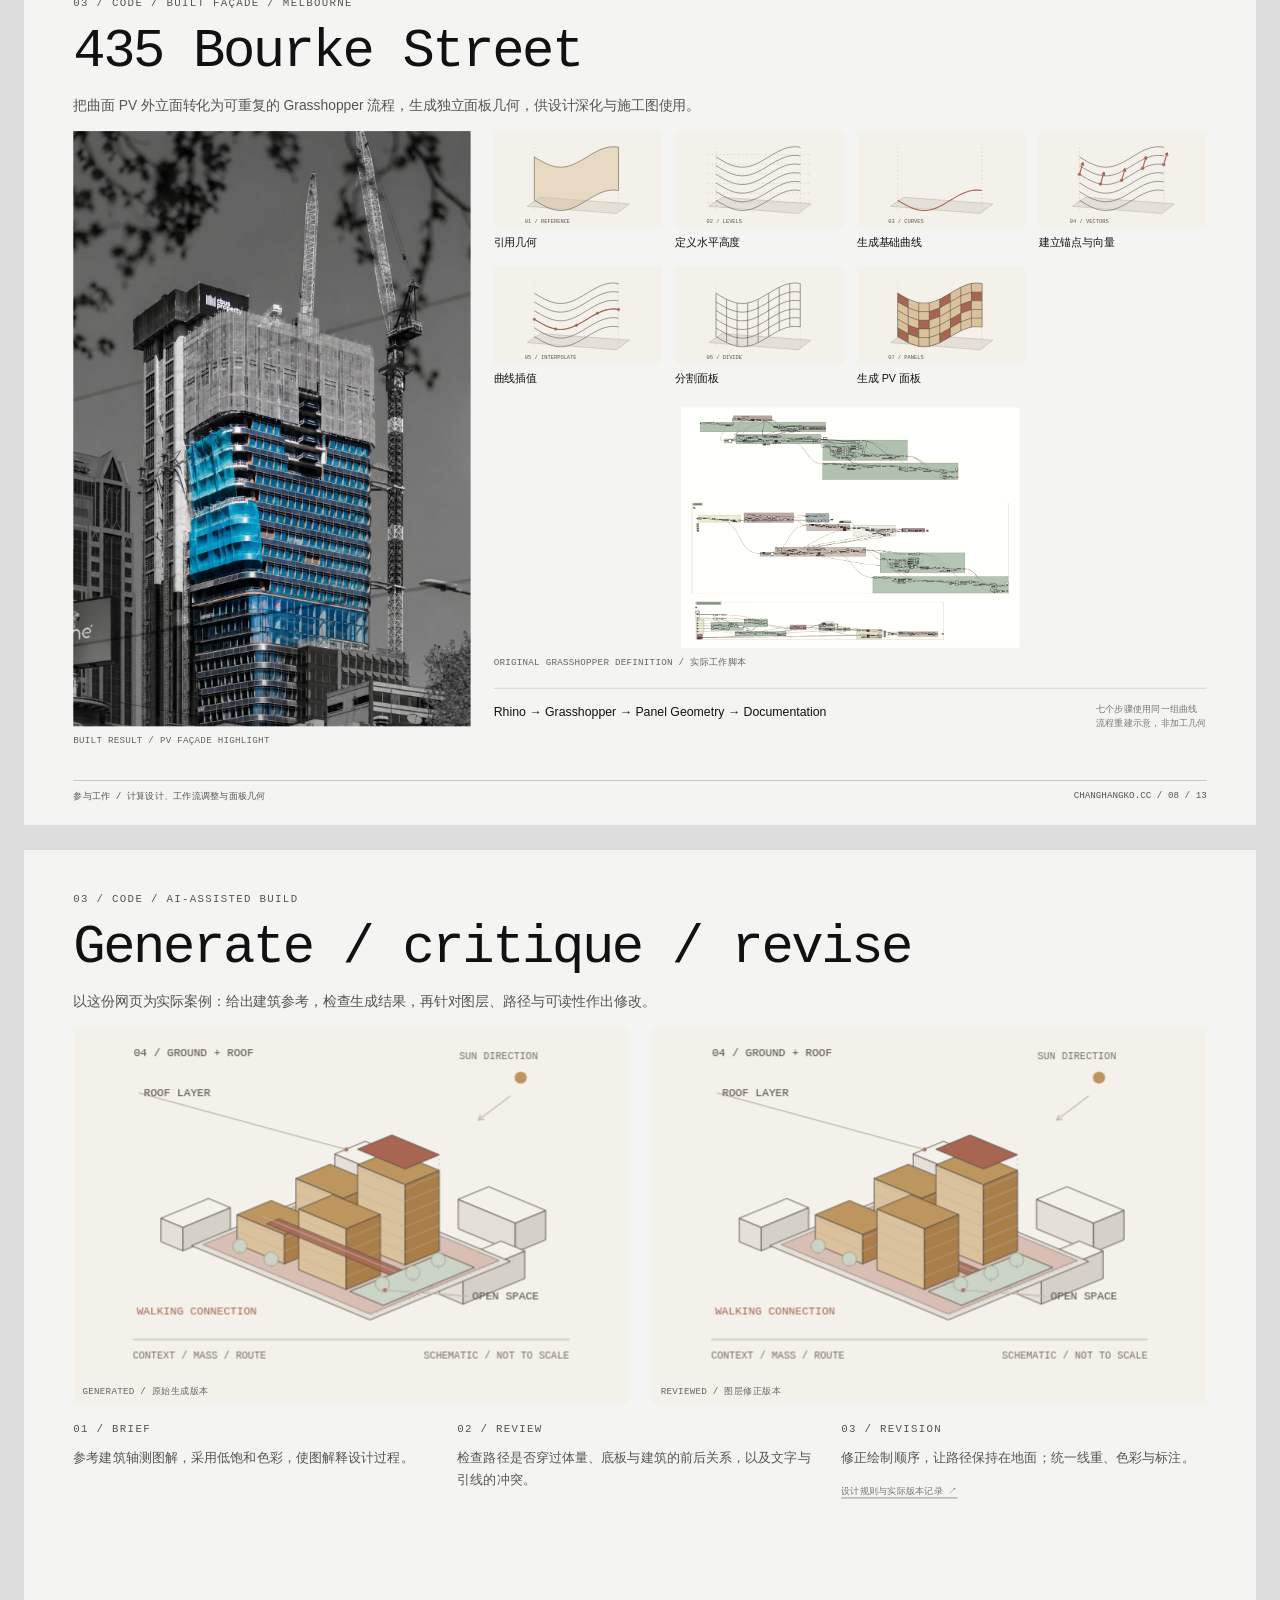
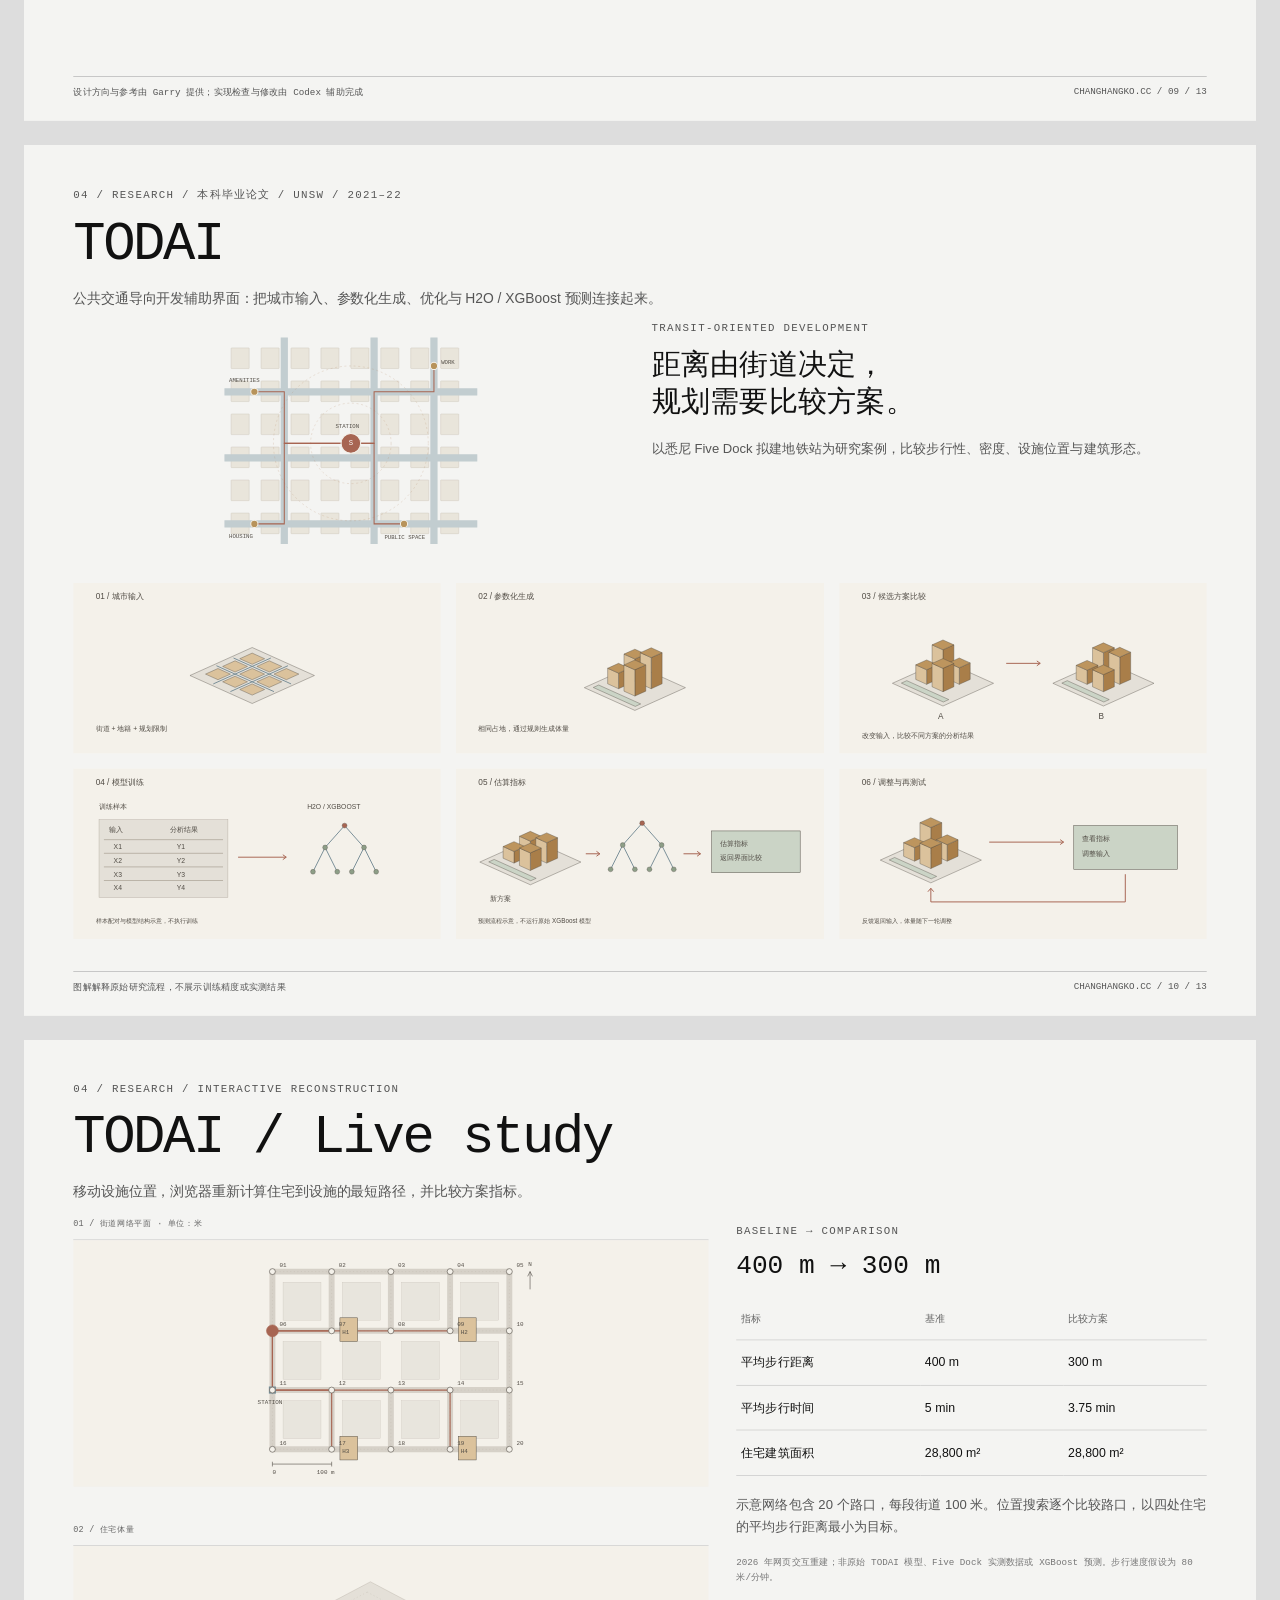
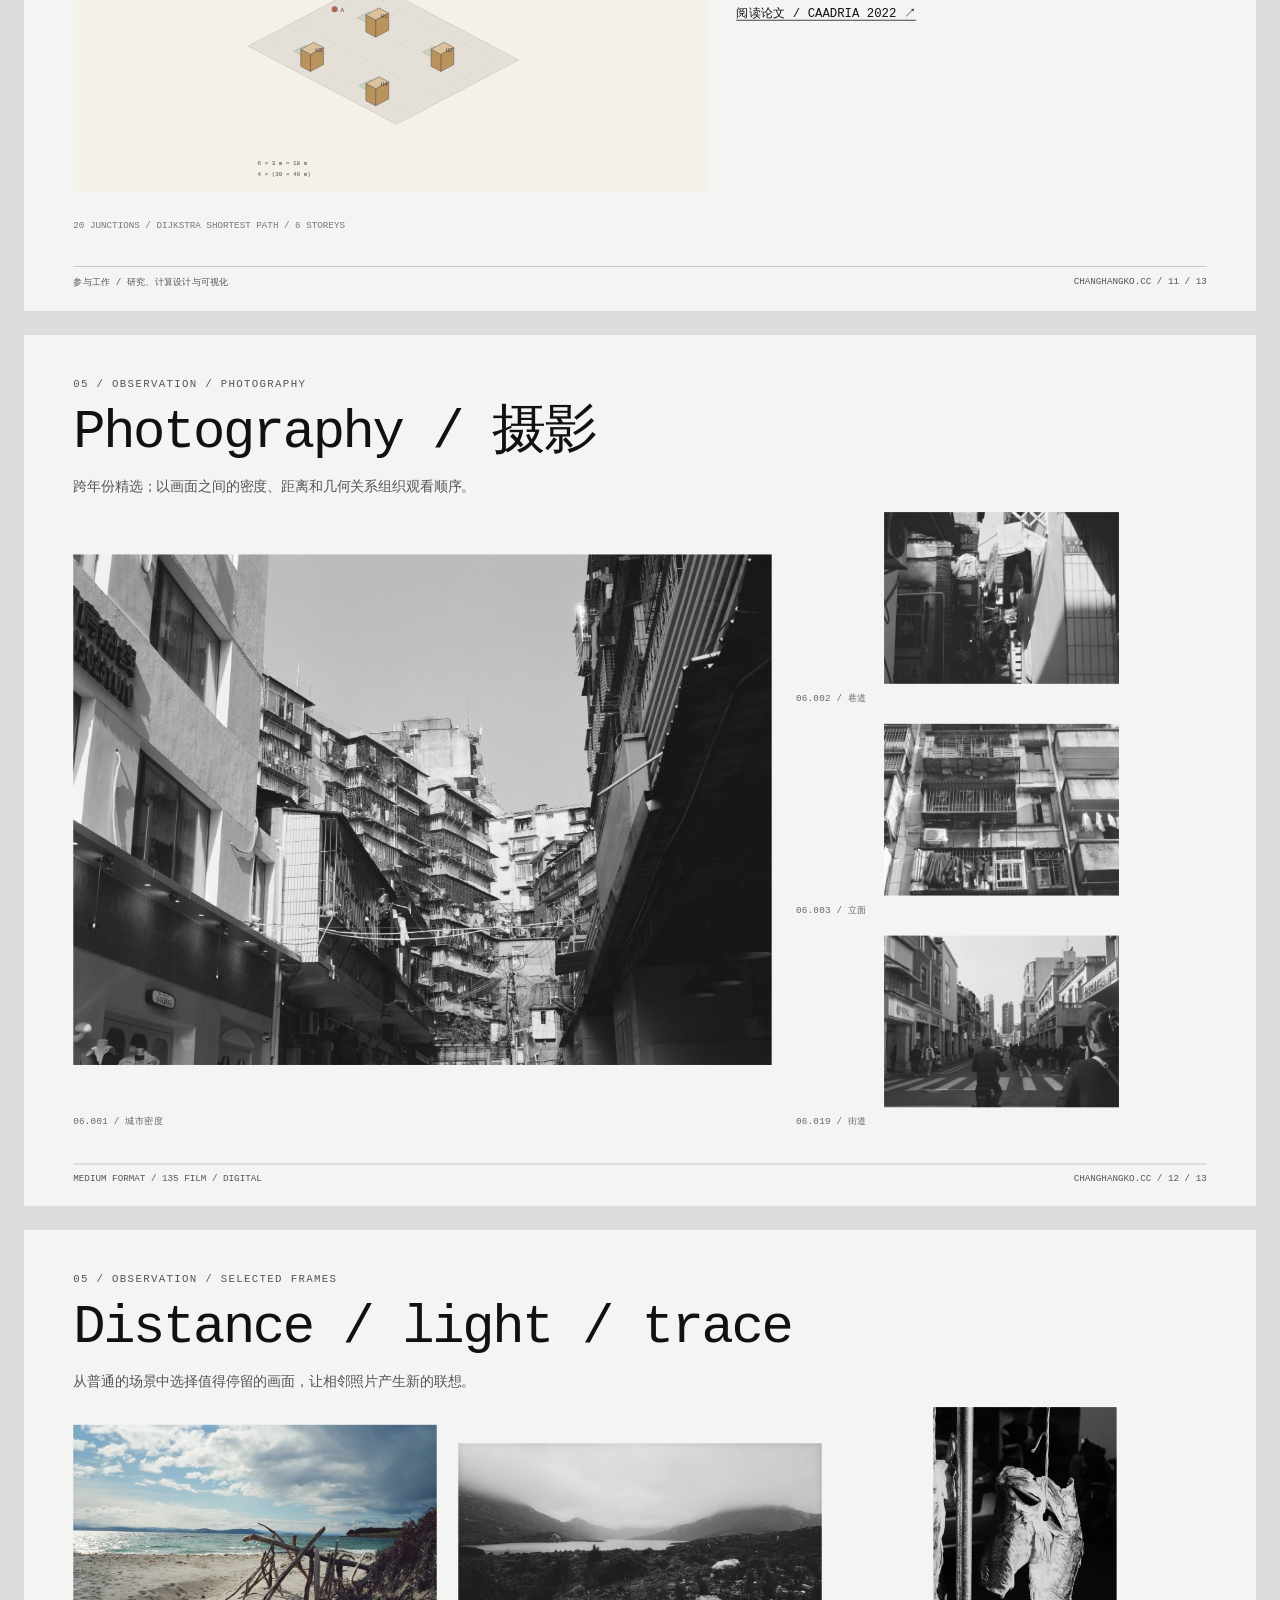
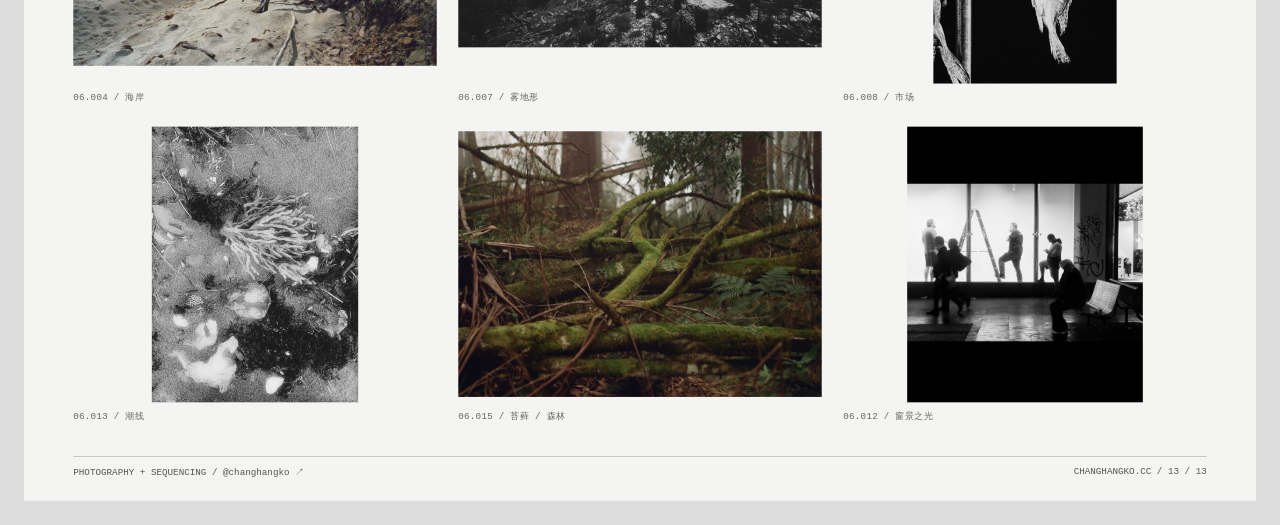
<file: print/web-edition.html>
<!doctype html>
<html lang="zh-CN"><head><meta charset="utf-8"><meta name="viewport" content="width=device-width,initial-scale=1"><title>Garry Zhang | Web Portfolio Edition</title><link rel="stylesheet" href="/css/todai-playground.css"><link rel="stylesheet" href="/css/architectural-diagrams.css"><link rel="stylesheet" href="/print/web-edition.css"></head><body class="light"><nav class="screen-only"><a href="/">[ WEBSITE ]</a><strong>GARRY ZHANG / WEB EDITION</strong><span id="status">正在整理网页内容…</span><a href="/print/garry-zhang-web-portfolio.pdf" download>[ DOWNLOAD PDF ]</a><button id="printButton" disabled>[ PRINT / SAVE PDF ]</button></nav><main id="portfolio"></main><script type="module" src="/print/web-edition.js"></script></body></html>
</file>
<file: css/styles.css>
:root{--bg:#050505;--fg:#f2f2f2;--dna:#565656;--line:#202020;--soft:#8a8a8a;--panel:#0b0b0b;--content-scale:1.2;--content-9:10.8px;--content-10:12px;--content-12:14.4px;--content-14:16.8px;--content-18:21.6px}
body.light{--bg:#f5f5f3;--fg:#111111;--dna:#8f8f8a;--line:#d2d2ce;--soft:#565652;--panel:#fff}

/* Light theme: preserve the original grey hierarchy; only bold/emphasised text is pure black. */
body.light strong,
body.light b,
body.light .mutation,
body.light .zone.armed .mutation,
body.light .decode .title,
body.light .interaction-hint .title,
body.light #transitionTitle,
body.light .index-row:hover .index-title,
body.light button:hover,
body.light button:focus-visible,
body.light .text-size-large{
  color:#000;
}

*{box-sizing:border-box}
#genome, #genome *{-webkit-user-select:none;user-select:none;-webkit-touch-callout:none}
.mutation, .decode{-webkit-tap-highlight-color:transparent}
html,body{margin:0;width:100%;height:100%;overflow:hidden;background:var(--bg);color:var(--fg)}
body{font-family:"Courier New",Courier,monospace;transition:background .3s,color .3s}
header,footer{position:fixed;z-index:20;left:0;right:0;display:flex;justify-content:space-between;padding:22px 26px;font-size:10px;letter-spacing:.12em;text-transform:uppercase}
header{top:0} footer{bottom:0;color:var(--dna)}
.brand{line-height:1.35;font-size:16px;letter-spacing:.08em} .muted{color:inherit} .brand .muted{font-size:11px;letter-spacing:.10em} .controls{display:flex;gap:18px;align-items:center;flex-wrap:wrap;justify-content:flex-end}
.controls button{display:inline-flex;align-items:center;line-height:1}
button{border:0;background:none;color:inherit;font:inherit;font-size:10px;letter-spacing:.12em;cursor:pointer;padding:0;text-transform:uppercase}
button:hover,button:focus-visible{font-weight:bold;outline:none}

/* ---------- Reader text size control ---------- */
.text-size-control{
  display:inline-flex;
  align-items:center;
  gap:7px;
  white-space:nowrap;
  color:var(--soft);
  font-size:9px;
  letter-spacing:.08em;
}
.text-size-btn{
  display:inline-flex;
  align-items:baseline;
  justify-content:center;
  min-width:18px;
  padding:2px 0;
  color:var(--fg);
  letter-spacing:0;
  line-height:1;
}
.text-size-small{font-size:8px}
.text-size-large{font-size:14px;font-weight:600}
.text-size-btn:disabled{opacity:.28;cursor:default;font-weight:normal}
.text-size-value{
  min-width:34px;
  text-align:center;
  font-variant-numeric:tabular-nums;
}
.project-head-actions{
  display:flex;
  align-items:center;
  gap:16px;
}
@media(max-width:700px){
  .controls .text-size-value{display:none}
  .controls .text-size-control{gap:4px}
  .text-size-control-project{gap:5px}
  .text-size-control-project .text-size-value{min-width:30px;font-size:8px}
}

#genome{position:fixed;inset:84px 0 52px;display:flex;flex-direction:column;justify-content:center;overflow:hidden}
.row{height:34px;min-height:34px;position:relative;white-space:nowrap}
.track{position:absolute;width:max-content;line-height:34px;color:var(--dna);font-size:12px;letter-spacing:.21em;will-change:transform;animation:moveL 105s linear infinite}
.row:nth-child(even) .track{animation-name:moveR;animation-duration:120s;transform:translateX(-50%)}
.row:nth-child(3n) .track{animation-duration:135s}
@keyframes moveL{to{transform:translateX(-50%)}}
@keyframes moveR{from{transform:translateX(-50%)}to{transform:translateX(0)}}
.cell{display:inline-block;width:15px;text-align:center;letter-spacing:0}
.mutation{color:var(--fg);font-weight:700;cursor:pointer}
.zone.active .track{animation-play-state:paused}
.decode{position:absolute;z-index:5;left:50%;top:50%;transform:translate(-50%,-50%);display:none;width:min(680px,82vw);padding:9px 14px;background:var(--bg);color:var(--fg);font-size:12px;line-height:1.75;letter-spacing:.14em;cursor:pointer}
.zone.active .decode{display:block}
.decode .line{height:21px;white-space:pre;overflow:hidden}
.decode .title{font-weight:700}

/* ---------- Homepage inactivity hint / genome decode ---------- */
.interaction-hint{
  position:fixed;
  z-index:18;
  left:50%;
  top:50%;
  transform:translate(-50%,-50%);
  display:none;
  width:min(680px,82vw);
  padding:9px 14px;
  background:var(--bg);
  color:var(--fg);
  font-size:12px;
  line-height:1.75;
  letter-spacing:.14em;
  pointer-events:none;
}
.interaction-hint.visible{display:block}
.interaction-hint .line{
  height:21px;
  white-space:pre;
  overflow:hidden;
}
.interaction-hint .title{font-weight:700}
.interaction-hint .meta,
.interaction-hint .tail{color:var(--soft)}
.interaction-hint.out{
  opacity:0;
  transition:opacity .22s ease;
}
@media(max-width:700px){
  .interaction-hint{
    width:min(88vw,560px);
    padding:8px 10px;
    font-size:10px;
    letter-spacing:.10em;
  }
  .interaction-hint .line{height:19px}
}

.overlay{position:fixed;z-index:50;inset:0;background:var(--bg);display:none;overflow:auto}
.overlay.visible{display:block}
.overlay-inner{min-height:100%;padding:25px}
.phead{position:sticky;top:0;z-index:4;display:flex;justify-content:space-between;gap:20px;padding:0 0 18px;background:linear-gradient(var(--bg) 72%,transparent);font-size:10px;letter-spacing:.12em;text-transform:uppercase}
.pbody{max-width:1120px;margin:11vh auto 12vh}
.eyebrow{margin:0 0 16px;color:var(--dna);font-size:var(--content-10);letter-spacing:.15em;text-transform:uppercase}
.pbody h1{max-width:980px;font-size:clamp(44px,8vw,108px);font-weight:normal;line-height:.88;letter-spacing:-.075em;margin:0 0 28px}
.lede{max-width:780px!important;color:var(--fg)!important;font-size:clamp(var(--content-14),1.35vw,var(--content-18))!important;line-height:1.72!important;letter-spacing:.015em}
.pbody p{max-width:720px;color:var(--dna);font-size:var(--content-12);line-height:1.82}
.meta-grid{display:grid;grid-template-columns:repeat(4,minmax(0,1fr));gap:0;margin:54px 0 0;border-top:1px solid var(--line);border-bottom:1px solid var(--line)}
.meta-item{padding:16px 14px 16px 0;min-height:88px;border-right:1px solid var(--line)}
.meta-item:last-child{border-right:0;padding-left:14px}
.meta-item:not(:first-child){padding-left:14px}
.meta-label{display:block;margin-bottom:8px;color:var(--dna);font-size:var(--content-9);letter-spacing:.14em;text-transform:uppercase}
.meta-value{display:block;font-size:var(--content-10);line-height:1.65;letter-spacing:.08em;text-transform:uppercase}
.story-grid{display:grid;grid-template-columns:repeat(3,minmax(0,1fr));gap:42px;margin:76px 0}
.story h2{margin:0 0 13px;font-size:var(--content-10);letter-spacing:.14em;text-transform:uppercase}
.story p{margin:0}
.media-grid{display:grid;grid-template-columns:repeat(2,minmax(0,1fr));gap:1px;background:var(--line);border-top:1px solid var(--line);border-bottom:1px solid var(--line)}
.media{min-height:35vh;background:var(--bg);display:flex;align-items:flex-end;justify-content:space-between;gap:18px;padding:16px;color:var(--dna);font-size:9px;line-height:1.5;letter-spacing:.12em;text-transform:uppercase}
.media:first-child{grid-column:1/-1;min-height:48vh}
.media b{color:var(--fg);font-weight:normal}
.photo-intro{margin:26px 0 14px;color:var(--dna);font-size:var(--content-10);letter-spacing:.1em;text-transform:uppercase}
.photo-wall-wrap{margin:0 0 28px;padding-top:18px;border-top:1px solid var(--line);display:none}
.photo-wall-wrap.visible{display:block}
.photo-wall-title{margin:0 0 14px;font-size:var(--content-10);letter-spacing:.14em;text-transform:uppercase;color:var(--fg)}
.photo-wall{column-count:3;column-gap:14px}
.photo-item{break-inside:avoid;display:block;margin:0 0 14px;border:1px solid var(--line);background:var(--panel)}
.photo-item img{display:block;width:100%;height:auto}
.photo-cap{display:flex;justify-content:space-between;gap:14px;padding:9px 10px 10px;color:var(--dna);font-size:var(--content-9);letter-spacing:.12em;text-transform:uppercase}
.photo-cap b{color:var(--fg);font-weight:normal}
.taste{display:grid;grid-template-columns:minmax(0,.8fr) minmax(0,1.2fr);gap:70px;margin:72px 0 90px;padding-top:18px;border-top:1px solid var(--line)}
.taste h2{margin:0;font-size:var(--content-10);letter-spacing:.14em;text-transform:uppercase}
.taste-list{display:grid;gap:20px}
.taste-item{display:grid;grid-template-columns:90px 1fr;gap:20px;padding-bottom:20px;border-bottom:1px solid var(--line)}
.taste-key{color:var(--fg);font-size:var(--content-9);letter-spacing:.12em;text-transform:uppercase}
.taste-item p{margin:0}
.next-project{display:flex;justify-content:space-between;align-items:center;width:100%;padding:20px 0;border-top:1px solid var(--line);border-bottom:1px solid var(--line);font-size:10px;letter-spacing:.12em;text-transform:uppercase;text-align:left}
#indexPanel .pbody{max-width:1120px;margin-top:12vh}
.index-intro{max-width:800px;margin:0 0 54px;color:var(--dna);font-size:var(--content-12);line-height:1.8}
.index-list{border-top:1px solid var(--line)}
.index-row{width:100%;display:grid;grid-template-columns:minmax(0,1.5fr) minmax(0,1fr) 80px;gap:20px;align-items:center;padding:17px 0;border-bottom:1px solid var(--line);text-align:left;font-size:var(--content-10);letter-spacing:.10em;text-transform:uppercase}
.index-row:hover .index-title{font-weight:bold}
.index-no,.index-meta,.index-year{color:var(--dna)}
.index-year{text-align:right}
#aboutPanel .pbody{max-width:1120px}
.about-grid{display:grid;grid-template-columns:minmax(0,1.35fr) minmax(260px,.65fr);gap:80px}
.about-copy h1{font-size:clamp(42px,6.8vw,92px);line-height:.94;margin-bottom:36px}
.about-copy .lede{margin-bottom:28px}
.about-aside{padding-top:12px}
.about-block{padding:14px 0 22px;border-top:1px solid var(--line)}
.about-block h2{margin:0 0 12px;font-size:var(--content-9);letter-spacing:.14em;text-transform:uppercase}
.about-block p{margin:0;font-size:var(--content-10);line-height:1.75;color:var(--dna)}
.contact-link{color:inherit;text-decoration:none;border-bottom:1px solid var(--line)}
.contact-link:hover{border-bottom-color:var(--fg)}
@media(max-width:900px){.photo-wall{column-count:2}}
@media(max-width:700px){
 header,footer{padding:16px;font-size:9px} .brand{max-width:55vw} .controls{gap:10px}
 #genome{inset:94px 0 48px} .row{height:31px;min-height:31px} .track{line-height:31px;font-size:11px}
 .cell{width:13px} .decode{width:88vw;font-size:10px;line-height:1.65;padding:8px 10px} .decode .line{height:18px}
 .overlay-inner{padding:16px} .pbody{margin:10vh auto 8vh} .pbody h1{font-size:clamp(42px,16vw,74px)}
 .meta-grid{grid-template-columns:1fr 1fr} .meta-item{border-bottom:1px solid var(--line)} .meta-item:nth-child(2){border-right:0} .meta-item:nth-child(3),.meta-item:nth-child(4){border-bottom:0}
 .meta-item:nth-child(3){padding-left:0} .story-grid{grid-template-columns:1fr;gap:28px;margin:48px 0} .media-grid{grid-template-columns:1fr} .media:first-child{grid-column:auto} .media{min-height:34vh} .photo-wall{column-count:1}
 .taste{grid-template-columns:1fr;gap:30px;margin:52px 0} .taste-item{grid-template-columns:72px 1fr}
 .index-row{grid-template-columns:minmax(0,1fr) 68px} .index-meta{display:none} .about-grid{grid-template-columns:1fr;gap:38px}
}


/* ---------- In-page project editor ---------- */
.project-head-actions{display:flex;gap:18px;align-items:center}
#editProject{opacity:.32;transition:opacity .18s}
#editProject:hover,#editProject:focus-visible,.editing #editProject{opacity:1}
.editor-bar{display:none;max-width:1120px;margin:4px auto 0;padding:12px 0 13px;border-top:1px solid var(--line);border-bottom:1px solid var(--line);font-size:9px;letter-spacing:.11em;text-transform:uppercase}
.editor-bar.visible{display:block}
.editor-status{display:flex;justify-content:space-between;gap:20px;margin-bottom:11px}
.editor-status>span:first-child{color:var(--fg)}
.editor-hint{color:var(--dna);text-align:right}
.editor-meta-row{display:flex;align-items:baseline;gap:16px;margin:0 0 12px;color:var(--dna)}
.editor-meta-label{min-width:92px}
.editor-inline-field{display:inline-block;min-width:180px;color:var(--fg);text-transform:none}
.editor-actions{display:flex;gap:16px;flex-wrap:wrap}
.editor-actions button{font-size:9px}
.photo-editor-only{display:none}
.photo-editor-only.visible{display:inline-block}
.editing [data-editable="true"]{cursor:text;position:relative;outline:none;border-radius:1px}
.editing [data-editable="true"]:hover{box-shadow:inset 0 -1px 0 var(--soft)}
.editing [data-editable="true"]:focus{box-shadow:inset 0 -1px 0 var(--fg);background:color-mix(in srgb,var(--fg) 5%,transparent)}
.editing #pt[data-editable="true"]{min-width:2ch}
.editing .media,.editing .taste-item{position:relative}
.editor-remove{display:none;position:absolute;top:9px;right:9px;z-index:2;padding:3px 5px!important;background:var(--bg)!important;color:var(--dna)!important;border:1px solid var(--line)!important;font-size:8px!important;letter-spacing:.08em!important}
.editing .editor-remove{display:block}
.editor-remove:hover{color:var(--fg)!important;border-color:var(--fg)!important}
.editing .media-text{padding-right:42px}
.editing .photo-cap{min-height:34px}
.editing .photo-caption-editor{display:inline!important;color:var(--fg)}
.photo-caption-editor{display:none}
.editor-dirty::after{content:" *";color:var(--fg)}
.editor-toast{position:fixed;z-index:100;right:24px;bottom:24px;padding:9px 11px;background:var(--fg);color:var(--bg);font-size:9px;letter-spacing:.12em;text-transform:uppercase;pointer-events:none;opacity:0;transform:translateY(5px);transition:opacity .18s,transform .18s}
.editor-toast.visible{opacity:1;transform:translateY(0)}
@media(max-width:700px){
 .project-head-actions{gap:10px}.editor-bar{margin-top:2px}.editor-status{display:block}.editor-hint{display:block;margin-top:6px;text-align:left;line-height:1.5}.editor-meta-row{display:block}.editor-meta-label{display:block;margin-bottom:6px}.editor-actions{gap:10px}.editor-actions button{font-size:8px}
}


/* --------------------------------
   ABOUT / GENOME PROFILE V8
-------------------------------- */
#aboutPanel .pbody.about-page{max-width:1120px;margin:10vh auto 12vh}
.about-profile-grid{display:grid;grid-template-columns:minmax(0,1fr) minmax(320px,.72fr);gap:80px;align-items:start}
.about-profile-grid .about-copy h1{font-size:clamp(46px,6.8vw,92px);line-height:.94;margin:0 0 36px}
.about-profile-grid .about-copy .lede{margin-bottom:28px}

.profile-decode{position:relative;width:100%;aspect-ratio:4/5;overflow:hidden;border:1px solid var(--line);background:var(--bg);margin:0;cursor:crosshair}
.profile-image{position:absolute;inset:0;width:100%;height:100%;object-fit:cover;object-position:center 28%;filter:grayscale(1) contrast(1.06);opacity:.94;transform:scale(1.002)}
.profile-genome{position:absolute;inset:0;width:100%;height:100%;z-index:2;pointer-events:none}
.profile-meta{position:absolute;z-index:3;left:0;right:0;bottom:0;display:flex;justify-content:space-between;gap:16px;padding:12px;color:#f4f4ef;background:linear-gradient(transparent,rgba(0,0,0,.82));font-size:8px;line-height:1.4;letter-spacing:.14em;text-transform:uppercase}

.concept-section{margin-top:110px;padding-top:18px;border-top:1px solid var(--line)}
.concept-grid{display:grid;grid-template-columns:minmax(260px,.8fr) minmax(0,1.2fr);gap:70px;margin-top:28px}
.concept-grid h2{margin:0;max-width:480px;font-size:clamp(30px,4vw,58px);line-height:.98;font-weight:normal;letter-spacing:-.05em}
.concept-copy{display:grid;gap:22px}
.concept-copy p{margin:0;color:var(--dna);font-size:var(--content-12);line-height:1.9}

.about-info{margin-top:100px;padding-top:18px;border-top:1px solid var(--line)}
.about-info .about-aside{display:grid;grid-template-columns:repeat(4,minmax(0,1fr));gap:0;margin-top:30px;padding-top:0}
.about-info .about-block{padding:14px 22px 22px 0;border-top:0;border-right:1px solid var(--line)}
.about-info .about-block:not(:first-child){padding-left:22px}
.about-info .about-block:last-child{border-right:0}

@media(max-width:700px){
 #aboutPanel .pbody.about-page{margin:9vh auto 8vh}
 .about-profile-grid{grid-template-columns:1fr;gap:46px}
 .profile-decode{width:min(88vw,480px);margin:0 auto}
 .concept-section{margin-top:72px}
 .concept-grid{grid-template-columns:1fr;gap:32px}
 .concept-grid h2{font-size:clamp(34px,12vw,52px)}
 .about-info{margin-top:72px}
 .about-info .about-aside{grid-template-columns:1fr 1fr}
 .about-info .about-block,.about-info .about-block:not(:first-child){padding:14px 12px 20px 0;border-right:0;border-bottom:1px solid var(--line)}
 .about-info .about-block:nth-last-child(-n+2){border-bottom:0}
}

@media(prefers-reduced-motion:reduce){.profile-genome{display:none}.profile-image{filter:grayscale(1) contrast(1.04)}}


/* ---------- Project decode transition / denser mutation interaction V9 ---------- */
#editorIndicator{font-size:9px;letter-spacing:.12em;color:var(--fg);white-space:nowrap}
.zone.armed .track{animation-play-state:paused}
.zone.armed .mutation{color:var(--fg);font-weight:700}
.zone.armed .decode{display:block}

#projectTransition{position:fixed;inset:0;z-index:9999;background:var(--bg);color:var(--fg);overflow:hidden;opacity:0;visibility:hidden;pointer-events:none;transition:opacity .30s ease,visibility 0s linear .30s}
#projectTransition.active{opacity:1;visibility:visible;pointer-events:auto;transition-delay:0s}
#projectTransition.exit{opacity:0}
#transitionGenome{position:absolute;inset:-24px;font-family:"Courier New",Courier,monospace;font-size:10px;line-height:2.9;letter-spacing:.62em;color:var(--dna);white-space:pre;overflow:hidden;opacity:0;transform:scale(1.018);transition:opacity .25s ease,transform .72s cubic-bezier(.2,.7,.1,1)}
#projectTransition.fill #transitionGenome{opacity:.78;transform:scale(1)}
#projectTransition.decoding #transitionGenome{opacity:.20}
#transitionDecode{position:absolute;left:50%;top:50%;width:min(760px,calc(100vw - 48px));transform:translate(-50%,-50%);font-family:"Courier New",Courier,monospace;text-transform:uppercase;letter-spacing:.12em;opacity:0;transition:opacity .16s ease}
#projectTransition.decoding #transitionDecode{opacity:1}
#transitionId{font-size:10px;color:var(--soft);margin-bottom:18px}
#transitionTitle{font-size:clamp(20px,3vw,38px);line-height:1.1;margin-bottom:15px;font-weight:700}
#transitionBrief{font-size:11px;line-height:1.7;max-width:620px;margin-bottom:20px}
#transitionMeta,#transitionYear{font-size:9px;line-height:1.8;color:var(--soft)}

@media(max-width:700px){
 #transitionGenome{font-size:9px;line-height:3;letter-spacing:.45em}
 #transitionDecode{width:calc(100vw - 34px)}
 #transitionTitle{font-size:22px}
 #editorIndicator{font-size:8px}
}
@media(prefers-reduced-motion:reduce){
 #transitionGenome{display:none}
 #projectTransition,#transitionDecode{transition:none}
}


/* ---------- SPACE / selected architecture case study ---------- */
.architecture-case{
  width:min(1420px,calc(100vw - 72px));
  margin:110px 0 130px 50%;
  transform:translateX(-50%);
}
.architecture-case[hidden]{display:none!important}
.arch-intro{
  width:min(960px,100%);
  margin:0 auto 70px;
  text-align:center;
}
.arch-kicker{
  color:var(--soft);
  font-size:var(--content-9);
  line-height:1.4;
  letter-spacing:.16em;
  text-transform:uppercase;
}
.arch-intro h2{
  margin:18px 0 0;
  font-size:clamp(44px,6.5vw,94px);
  line-height:.92;
  font-weight:400;
  letter-spacing:-.065em;
}
.arch-lede{
  max-width:790px!important;
  margin:28px auto 0!important;
  color:var(--soft)!important;
  font-size:var(--content-14)!important;
  line-height:1.72!important;
}
.arch-meta{
  display:flex;
  justify-content:center;
  flex-wrap:wrap;
  gap:10px 26px;
  margin-top:28px;
  color:var(--dna);
  font-size:var(--content-9);
  letter-spacing:.11em;
}
.arch-hero,.arch-wide,.arch-evidence-grid figure,.arch-subproject-media figure,.arch-osk-grid figure{
  margin:0;
}
.arch-hero img,.arch-wide img,.arch-evidence-grid img,.arch-subproject-media img,.arch-osk-grid img{
  display:block;
  width:100%;
  height:auto;
}
.arch-hero{
  margin-bottom:120px;
}
.arch-hero img{
  aspect-ratio:1.49/1;
  object-fit:cover;
}
.arch-hero figcaption,.arch-wide figcaption,.arch-evidence-grid figcaption,.arch-subproject-media figcaption,.arch-osk-grid figcaption{
  display:flex;
  justify-content:space-between;
  gap:20px;
  padding:11px 2px 0;
  color:var(--dna);
  font-size:var(--content-9);
  line-height:1.45;
  letter-spacing:.10em;
  text-transform:uppercase;
}
.arch-chapter{
  margin:0 0 126px;
  padding-top:32px;
  border-top:1px solid var(--line);
}
.arch-chapter-head{
  display:grid;
  grid-template-columns:54px minmax(0,820px);
  gap:28px;
  align-items:start;
  margin-bottom:48px;
}
.arch-chapter-head>span{
  color:var(--soft);
  font-size:var(--content-10);
  letter-spacing:.12em;
}
.arch-chapter-head h3,.arch-selected-head h3{
  margin:10px 0 16px;
  font-size:clamp(28px,3.6vw,54px);
  line-height:1.02;
  font-weight:400;
  letter-spacing:-.045em;
}
.arch-chapter-head p,.arch-subproject-copy p,.arch-credit p{
  margin:0!important;
  max-width:760px!important;
  color:var(--soft)!important;
  font-size:var(--content-12)!important;
  line-height:1.82!important;
}
.arch-evidence-grid{
  display:grid;
  gap:18px;
  margin-top:46px;
}
.arch-evidence-three{
  grid-template-columns:repeat(3,minmax(0,1fr));
  align-items:start;
}
.arch-evidence-grid figure{
  min-width:0;
}
.arch-evidence-grid img{
  background:#f3f1eb;
  border:1px solid var(--line);
}
.arch-evidence-three figure{display:flex;flex-direction:column;height:100%}
.arch-evidence-three figure img{
  width:100%;
  aspect-ratio:4/3;
  object-fit:contain;
  object-position:center;
}
.arch-evidence-three figure:nth-child(2) img{
  object-fit:cover;
  object-position:center;
}
.arch-evidence-three figure figcaption{margin-top:auto}
.arch-metric-row{
  display:grid;
  grid-template-columns:repeat(3,minmax(0,1fr));
  gap:1px;
  margin-top:58px;
  background:var(--line);
  border-top:1px solid var(--line);
  border-bottom:1px solid var(--line);
}
.arch-metric-row>div{
  display:grid;
  align-content:start;
  gap:16px;
  min-height:190px;
  padding:25px 26px 28px;
  background:var(--bg);
}
.arch-metric-row strong{
  font-size:clamp(36px,4.2vw,62px);
  font-weight:400;
  line-height:1;
  letter-spacing:-.05em;
}
.arch-metric-row span{
  color:var(--soft);
  font-size:var(--content-10);
  line-height:1.65;
}
.arch-wide{
  width:86%;
  margin:52px 0 0 auto;
}
.arch-wide img{
  border:1px solid var(--line);
}
.arch-section-figure{
  width:94%;
  margin:66px auto 0 0;
}
.arch-section-figure img{
  background:#f4f2eb;
  object-fit:contain;
}
.arch-selected{
  margin-top:130px;
  padding-top:34px;
  border-top:1px solid var(--line);
}
.arch-selected-head{
  max-width:850px;
  margin-bottom:76px;
}
.arch-subproject{
  display:grid;
  grid-template-columns:minmax(260px,.62fr) minmax(0,1.38fr);
  gap:70px;
  padding:56px 0 96px;
  border-top:1px solid var(--line);
}
.arch-subproject-copy>span{
  display:block;
  margin-bottom:18px;
  color:var(--soft);
  font-size:var(--content-9);
  letter-spacing:.13em;
}
.arch-subproject-copy h4{
  margin:0 0 20px;
  font-size:clamp(25px,3vw,42px);
  line-height:1.08;
  font-weight:400;
  letter-spacing:-.035em;
}
.arch-subproject-media{
  display:grid;
  grid-template-columns:minmax(0,.78fr) minmax(0,1.22fr);
  gap:20px;
  align-items:start;
}
.arch-subproject-media .arch-span{
  grid-column:1 / -1;
}
.arch-subproject-media img,.arch-osk-grid img{
  border:1px solid var(--line);
  background:#fff;
}
.arch-subproject-media figure:first-child{
  grid-column:2;
}
.arch-subproject-media figure:first-child img{
  aspect-ratio:1.22/1;
  object-fit:cover;
  object-position:center bottom;
}
.arch-osk-grid{
  display:grid;
  grid-template-columns:.72fr 1.28fr;
  gap:20px;
  align-items:start;
}
.arch-osk-hero{
  grid-row:1 / span 2;
}
.arch-osk-hero img{
  aspect-ratio:.65/1;
  object-fit:cover;
}
.arch-osk-grid figure:not(.arch-osk-hero) img{
  aspect-ratio:1.55/1;
  object-fit:cover;
}
.arch-credit{
  display:grid;
  grid-template-columns:minmax(210px,.55fr) minmax(0,1.45fr);
  gap:60px;
  margin-top:20px;
  padding:28px 0 0;
  border-top:1px solid var(--line);
}
.arch-credit>span{
  color:var(--soft);
  font-size:var(--content-9);
  letter-spacing:.13em;
}
@media(max-width:900px){
  .arch-evidence-three{grid-template-columns:1fr 1fr}
  .arch-evidence-three figure:nth-child(3){grid-column:1 / -1;width:72%;margin-left:auto}
  .arch-metric-row{grid-template-columns:1fr}
  .arch-metric-row>div{min-height:auto}
  .arch-subproject{grid-template-columns:1fr;gap:38px}
  .arch-wide,.arch-section-figure{width:100%;margin-left:0;margin-right:0}
}
@media(max-width:700px){
  .architecture-case{width:calc(100vw - 24px);margin:72px 0 92px 50%}
  .arch-intro{text-align:left;margin-bottom:48px;padding:0 8px}
  .arch-intro h2{font-size:48px}
  .arch-lede{margin-left:0!important}
  .arch-meta{justify-content:flex-start;flex-direction:column;gap:7px}
  .arch-hero{margin-bottom:84px}
  .arch-chapter{margin-bottom:88px;padding-top:24px}
  .arch-chapter-head{grid-template-columns:30px minmax(0,1fr);gap:12px;margin-bottom:30px}
  .arch-chapter-head h3,.arch-selected-head h3{font-size:31px}
  .arch-evidence-three{grid-template-columns:1fr;gap:34px}
  .arch-evidence-three figure:nth-child(3){grid-column:auto;width:100%;margin:0}
  .arch-hero figcaption,.arch-wide figcaption,.arch-evidence-grid figcaption,.arch-subproject-media figcaption,.arch-osk-grid figcaption{flex-direction:column;gap:4px}
  .arch-selected{margin-top:88px}
  .arch-selected-head{margin-bottom:44px}
  .arch-subproject{padding:44px 0 70px}
  .arch-subproject-media,.arch-osk-grid{grid-template-columns:1fr}
  .arch-subproject-media figure:first-child{grid-column:auto}
  .arch-subproject-media .arch-span{grid-column:auto}
  .arch-osk-hero{grid-row:auto}
  .arch-credit{grid-template-columns:1fr;gap:16px}
}

/* ---------- Studio Library / finished case study ---------- */
.embedded-project{width:min(1420px,calc(100vw - 72px));margin:104px 0 128px 50%;transform:translateX(-50%)}
.embedded-project[hidden]{display:none!important}
.studio-case-intro{width:min(920px,100%);margin:0 auto 90px;text-align:center}
.studio-section-no,.studio-section-kicker{color:var(--soft);font-size:var(--content-9);line-height:1.4;letter-spacing:.16em;text-transform:uppercase}
.studio-case-intro h2{margin:18px 0 0;font-size:clamp(42px,6vw,86px);line-height:.92;font-weight:400;letter-spacing:-.06em}
.studio-case-lede{max-width:760px;margin:28px auto 0;color:var(--soft);font-size:var(--content-14);line-height:1.72}
.studio-case-meta{display:flex;justify-content:center;gap:24px;margin-top:28px;color:var(--dna);font-size:var(--content-9);letter-spacing:.11em;text-transform:uppercase}
.studio-before,.studio-after{border-top:1px solid var(--line);padding-top:34px}
.studio-section-head{display:grid;grid-template-columns:54px minmax(0,780px);gap:28px;align-items:start;margin-bottom:44px}
.studio-section-head>span{color:var(--soft);font-size:var(--content-10);letter-spacing:.12em}
.studio-section-head h3{margin:10px 0 14px;max-width:760px;font-size:clamp(24px,3vw,44px);line-height:1.06;font-weight:400;letter-spacing:-.035em}
.studio-section-head p{max-width:720px;margin:0;color:var(--soft);font-size:var(--content-12);line-height:1.8}
.studio-before-card{margin:0}.studio-before-nav{width:82%;margin-left:0}.studio-before-overview{width:76%;margin:72px 0 0 auto}
.studio-image-frame{overflow:hidden;border:1px solid var(--line);border-radius:20px;background:#ececec;box-shadow:0 28px 70px rgba(0,0,0,.22)}
body.light .studio-image-frame{box-shadow:0 24px 64px rgba(0,0,0,.09)}
.studio-image-frame img{display:block;width:100%;height:auto}
.studio-before-card figcaption{display:flex;justify-content:space-between;gap:24px;padding:13px 3px 0;color:var(--dna);font-size:var(--content-9);line-height:1.5;letter-spacing:.10em;text-transform:uppercase}.studio-caption-id{color:var(--fg)}
.studio-intervention{margin:130px 0;padding:68px 0 74px;border-top:1px solid var(--line);border-bottom:1px solid var(--line)}
.studio-intervention-arrow{margin-bottom:38px;color:var(--dna);font-size:var(--content-10);letter-spacing:.18em}
.studio-intervention-copy{display:grid;grid-template-columns:minmax(230px,.7fr) minmax(420px,1.3fr);column-gap:70px;align-items:start}.studio-intervention-copy .studio-section-kicker{padding-top:7px}
.studio-intervention-copy h3{grid-column:2;margin:-22px 0 18px;font-size:clamp(34px,5vw,72px);line-height:.96;font-weight:400;letter-spacing:-.055em}.studio-intervention-copy p{grid-column:2;max-width:680px;margin:0;color:var(--soft);font-size:var(--content-12);line-height:1.85}
.studio-principles{display:grid;grid-template-columns:repeat(3,minmax(0,1fr));gap:28px;margin-top:68px}.studio-principle{padding-top:17px;border-top:1px solid var(--line)}.studio-principle>span{display:block;margin-bottom:14px;font-size:var(--content-9);letter-spacing:.13em}.studio-principle p{margin:0;color:var(--soft);font-size:var(--content-10);line-height:1.75}
.studio-after-head{margin-bottom:50px}
.embedded-project-shell{position:relative;padding:10px;border:1px solid color-mix(in srgb,var(--fg) 12%,transparent);border-radius:30px;background:linear-gradient(180deg,#151515 0%,#0b0b0b 100%);box-shadow:0 34px 90px rgba(0,0,0,.42),0 1px 0 rgba(255,255,255,.045) inset}
body.light .embedded-project-shell{background:linear-gradient(180deg,#e8e8e6 0%,#ddddda 100%);box-shadow:0 32px 80px rgba(0,0,0,.10),0 1px 0 rgba(255,255,255,.78) inset}
.embedded-project-toolbar{height:48px;display:flex;align-items:center;justify-content:space-between;gap:18px;padding:0 13px 0 16px;color:#8d8d8d;font-size:var(--content-9);line-height:1;letter-spacing:.13em;text-transform:uppercase}.embedded-toolbar-actions{display:flex;align-items:center;gap:18px}.embedded-project-toolbar a{color:#bdbdbd;text-decoration:none}.embedded-project-toolbar a:hover{color:#fff}body.light .embedded-project-toolbar a:hover{color:#111}
.embedded-project-frame{position:relative;width:100%;height:min(78vh,860px);min-height:620px;overflow:hidden;border:1px solid rgba(255,255,255,.08);border-radius:22px;background:#002c91;box-shadow:0 1px 0 rgba(255,255,255,.07) inset}.embedded-project-frame iframe{display:block;width:100%;height:100%;border:0;background:#002c91}
.embedded-caption{display:flex;justify-content:space-between;gap:20px;padding:14px 10px 0;color:var(--dna);font-size:var(--content-9);line-height:1.5;letter-spacing:.11em;text-transform:uppercase}
@media(max-width:900px){.studio-before-nav,.studio-before-overview{width:100%;margin-left:0;margin-right:0}.studio-before-overview{margin-top:42px}.studio-intervention-copy{grid-template-columns:1fr;row-gap:16px}.studio-intervention-copy h3,.studio-intervention-copy p{grid-column:1;margin-left:0}.studio-intervention-copy h3{margin-top:0}}
@media(max-width:700px){.embedded-project{width:calc(100vw - 24px);margin:72px 0 80px 50%}.studio-case-intro{margin-bottom:64px;padding:0 8px;text-align:left}.studio-case-intro h2{font-size:48px}.studio-case-lede{margin-left:0}.studio-case-meta{justify-content:flex-start;flex-direction:column;gap:7px}.studio-section-head{grid-template-columns:32px minmax(0,1fr);gap:12px;margin-bottom:28px}.studio-section-head h3{font-size:29px}.studio-before-card figcaption{flex-direction:column;gap:4px}.studio-image-frame{border-radius:14px}.studio-intervention{margin:82px 0;padding:46px 0 52px}.studio-intervention-copy h3{font-size:42px}.studio-principles{grid-template-columns:1fr;gap:28px;margin-top:46px}.embedded-project-shell{padding:6px;border-radius:22px}.embedded-project-toolbar{height:42px;padding:0 10px}.embedded-project-toolbar>span{display:none}.embedded-toolbar-actions{width:100%;justify-content:flex-end}.embedded-project-frame{height:70vh;min-height:540px;border-radius:17px}.embedded-caption{flex-direction:column;gap:4px;padding:12px 8px 0}}


/* ---------- Editor / replaceable project images ---------- */
.image-edit-toast{
  position:fixed;
  z-index:12000;
  left:50%;
  bottom:28px;
  transform:translate(-50%,10px);
  max-width:min(680px,calc(100vw - 30px));
  padding:10px 13px;
  border:1px solid var(--line);
  background:var(--fg);
  color:var(--bg);
  font-size:9px;
  line-height:1.55;
  letter-spacing:.08em;
  text-transform:uppercase;
  opacity:0;
  pointer-events:none;
  transition:opacity .18s ease,transform .18s ease;
}
.image-edit-toast.visible{opacity:1;transform:translate(-50%,0)}

.editing img[data-edit-image],
.editing .media-image[data-edit-image]{
  cursor:pointer;
  outline:1px dashed color-mix(in srgb,var(--fg) 55%,transparent);
  outline-offset:-1px;
  transition:opacity .18s ease,filter .18s ease;
}
.editing img[data-edit-image]:hover,
.editing .media-image[data-edit-image]:hover{
  opacity:.72;
  filter:contrast(.86);
}
.editor-image-action{
  display:none;
  position:absolute;
  z-index:8;
  top:10px;
  right:10px;
  padding:6px 8px;
  border:1px solid var(--line);
  background:var(--bg);
  color:var(--fg);
  font-size:8px;
  line-height:1;
  letter-spacing:.10em;
  text-transform:uppercase;
  pointer-events:none;
}
.editing figure:has(img[data-edit-image]),
.editing .media:has(.media-image[data-edit-image]){
  position:relative;
}
.editing figure:has(img[data-edit-image]) .editor-image-action,
.editing .media:has(.media-image[data-edit-image]) .editor-image-action{
  display:block;
}
.media.has-image{
  min-height:46vh;
  position:relative;
  overflow:hidden;
  padding:0;
  align-items:stretch;
  background:var(--panel);
}
.media.has-image .media-image{
  position:absolute;
  inset:0;
  width:100%;
  height:100%;
  object-fit:cover;
}
.media.has-image .media-index{
  position:absolute;
  z-index:3;
  left:14px;
  top:14px;
  padding:4px 6px;
  background:var(--bg);
  color:var(--fg);
}
.media.has-image .media-text{
  position:absolute;
  z-index:3;
  left:14px;
  right:14px;
  bottom:14px;
  max-width:70%;
  padding:7px 9px;
  background:var(--bg);
  color:var(--fg);
}
.media-image-empty{
  position:absolute;
  inset:0;
  display:none;
  align-items:center;
  justify-content:center;
  border:1px dashed var(--line);
  color:var(--soft);
  font-size:9px;
  letter-spacing:.12em;
  text-transform:uppercase;
}
.editing .media:not(.has-image) .media-image-empty{display:flex}
.editing .media:not(.has-image){position:relative;min-height:35vh}
.editing .media:not(.has-image) .media-image-empty{cursor:pointer;pointer-events:auto}
.editing .media:not(.has-image) .media-text{position:relative;z-index:2;align-self:flex-end}
@media(max-width:700px){
  .image-edit-toast{bottom:16px}
  .editor-image-action{top:7px;right:7px}
  .media.has-image{min-height:38vh}
}


/* ---------- Image sizing / high-resolution editor ---------- */
.image-layout-panel{
  display:none;
  position:sticky;
  top:44px;
  z-index:9;
  max-width:1120px;
  margin:0 auto 20px;
  padding:10px 12px;
  border:1px solid var(--line);
  background:color-mix(in srgb,var(--bg) 94%,transparent);
  backdrop-filter:blur(10px);
  font-size:9px;
  line-height:1.4;
  letter-spacing:.10em;
  text-transform:uppercase;
}
.editing .image-layout-panel.visible{display:flex;align-items:center;justify-content:space-between;gap:18px}
.image-layout-title{display:flex;align-items:center;gap:14px;min-width:0}
#imageLayoutName{max-width:320px;overflow:hidden;text-overflow:ellipsis;white-space:nowrap;color:var(--fg)}
#imageResolutionInfo{color:var(--soft);white-space:nowrap}
.image-layout-controls{display:flex;align-items:center;gap:10px;flex-wrap:wrap;justify-content:flex-end}
.image-layout-label{color:var(--soft)}
#imageSizeRange{width:150px;accent-color:var(--fg)}
#imageSizeValue{min-width:34px;text-align:right;color:var(--fg);font-variant-numeric:tabular-nums}
.image-layout-panel button{font-size:8px}
.editing [data-edit-image].image-selected{
  outline:2px solid var(--fg)!important;
  outline-offset:3px!important;
}
[data-edit-image]:not(.media-image){
  max-width:100%;
}
figure > img[data-edit-image],
.studio-image-frame > img[data-edit-image],
.photo-item > img[data-edit-image]{
  margin-left:auto;
  margin-right:auto;
}
.media.has-image .media-image{
  --image-size:100;
  left:50%;
  top:50%;
  right:auto;
  bottom:auto;
  width:calc(var(--image-size) * 1%);
  height:calc(var(--image-size) * 1%);
  transform:translate(-50%,-50%);
}
body.light .image-layout-panel{
  background:rgba(245,245,243,.96);
}
@media(max-width:700px){
  .editing .image-layout-panel.visible{align-items:flex-start;flex-direction:column}
  .image-layout-title{width:100%;justify-content:space-between}
  .image-layout-controls{width:100%;justify-content:flex-start}
  #imageSizeRange{flex:1;min-width:110px}
}

.project .media-image, .architecture-project img, .studio-case-study img, .photo-wall img{image-rendering:auto;}


/* ---------- v6 compact font-size control ---------- */
.text-size-control{
  display:inline-flex;
  align-items:center;
  gap:5px;
  white-space:nowrap;
}
.text-size-label{
  font-size:9px;
  line-height:1;
  letter-spacing:.08em;
  color:var(--soft);
}
.text-size-divider{
  color:var(--soft);
  opacity:.7;
}
.text-size-btn{
  min-width:auto;
  padding:0 1px;
  border:0;
  background:none;
  color:var(--fg);
  font-size:11px;
  font-weight:400;
  line-height:1;
}
.text-size-btn:hover,
.text-size-btn:focus-visible{
  font-weight:700;
}
.text-size-small,
.text-size-large{
  font-size:inherit;
  font-weight:inherit;
}
.project-head-actions{
  display:flex;
  align-items:center;
  justify-content:flex-end;
  gap:13px;
  flex-wrap:wrap;
}
.project-head-actions > button{
  white-space:nowrap;
}
@media(max-width:900px){
  .project-head-actions{gap:9px}
  .project-head-actions #projectAbout{display:none}
}
@media(max-width:700px){
  .text-size-label{font-size:8px}
  .project-head-actions{
    max-width:74vw;
    row-gap:7px;
  }
}


/* ---------- Reliable in-page editor login ---------- */
.editor-login{
  position:fixed;
  inset:0;
  z-index:30000;
  display:none;
  place-items:center;
  padding:24px;
  background:color-mix(in srgb,var(--bg) 82%,transparent);
  backdrop-filter:blur(14px);
  -webkit-backdrop-filter:blur(14px);
}
.editor-login.visible{display:grid}
.editor-login-card{
  width:min(420px,100%);
  padding:22px;
  border:1px solid var(--line);
  background:var(--bg);
  box-shadow:0 28px 90px rgba(0,0,0,.28);
}
.editor-login-meta{
  margin-bottom:26px;
  color:var(--soft);
  font-size:9px;
  letter-spacing:.14em;
}
.editor-login-title{
  margin-bottom:18px;
  color:var(--fg);
  font-size:20px;
  line-height:1;
  letter-spacing:.06em;
}
.editor-login-input{
  width:100%;
  padding:12px 0;
  border:0;
  border-bottom:1px solid var(--line);
  outline:0;
  background:transparent;
  color:var(--fg);
  font:inherit;
  font-size:14px;
  letter-spacing:.12em;
}
.editor-login-input::placeholder{color:var(--soft)}
.editor-login-error{
  min-height:28px;
  padding-top:9px;
  color:var(--fg);
  font-size:9px;
  letter-spacing:.10em;
}
.editor-login-actions{
  display:flex;
  justify-content:flex-end;
  gap:14px;
  margin-top:8px;
}
.editor-login-actions button{
  font-size:9px;
  letter-spacing:.10em;
}


/* ---------- v8 / modular grid layout editor ---------- */
.layout-grid-overlay{
 position:fixed;z-index:55;top:0;bottom:0;left:50%;
 width:min(1120px,calc(100vw - 48px));transform:translateX(-50%);
 pointer-events:none;opacity:0;transition:opacity .15s ease;
 background:repeating-linear-gradient(to bottom,rgba(210,45,45,.105) 0,rgba(210,45,45,.105) 1px,transparent 1px,transparent 8px)
}
.editing.grid-layout-active .layout-grid-overlay{opacity:1}
.layout-grid-columns{
 position:absolute;inset:0;
 background:repeating-linear-gradient(to right,rgba(210,45,45,.12) 0,rgba(210,45,45,.12) 1px,transparent 1px,transparent calc(100% / 12))
}
.layout-grid-columns:after{content:"";position:absolute;inset:0;border-left:1px solid rgba(210,45,45,.3);border-right:1px solid rgba(210,45,45,.3)}
.editing.grid-layout-active [data-layout-edit]{position:relative;cursor:move!important;outline:1px dashed rgba(210,45,45,.3);outline-offset:2px}
.editing.grid-layout-active [data-layout-edit]:hover{outline-color:rgba(210,45,45,.72)}
.editing.grid-layout-active [data-layout-edit].layout-selected{outline:2px solid rgba(210,45,45,.92)!important;outline-offset:3px!important}
.editing.grid-layout-active [data-layout-edit].layout-selected:after{
 content:"";position:absolute;z-index:80;right:-8px;bottom:-8px;width:13px;height:13px;
 border:1px solid rgba(210,45,45,.95);background:var(--bg);cursor:nwse-resize;pointer-events:auto
}
.layout-selection-toolbar{
 position:fixed;z-index:90;display:none;align-items:center;gap:8px;left:50%;bottom:18px;transform:translateX(-50%);
 max-width:calc(100vw - 28px);padding:8px 10px;border:1px solid var(--line);
 background:color-mix(in srgb,var(--bg) 95%,transparent);backdrop-filter:blur(10px);-webkit-backdrop-filter:blur(10px);
 color:var(--fg);font-size:8px;letter-spacing:.09em;text-transform:uppercase;box-shadow:0 12px 40px rgba(0,0,0,.14)
}
.editing.grid-layout-active .layout-selection-toolbar.visible{display:flex}
#layoutSelectionName{max-width:180px;overflow:hidden;text-overflow:ellipsis;white-space:nowrap}
#layoutSelectionMetrics{color:var(--soft);white-space:nowrap}
.layout-selection-toolbar button{border:1px solid var(--line);min-width:24px;padding:4px 6px;font-size:9px}
@media(max-width:700px){
 .layout-grid-overlay{width:calc(100vw - 24px)}
 .layout-selection-toolbar{bottom:10px;gap:5px;flex-wrap:wrap;justify-content:center}
 #layoutSelectionMetrics{width:100%;text-align:center;order:2}
}


/* ---------- SYSTEM / narrative animation prototype ---------- */
.system-animation-project{margin:118px 0 110px;padding-top:34px;border-top:1px solid var(--line)}
.system-animation-project[hidden]{display:none}
.system-animation-head{display:grid;grid-template-columns:minmax(160px,.5fr) minmax(0,1.5fr);column-gap:52px;row-gap:14px;margin-bottom:52px}
.system-animation-kicker{grid-row:1 / span 2;color:var(--soft);font-size:var(--content-9);letter-spacing:.14em;text-transform:uppercase;padding-top:5px}
.system-animation-head h2{margin:0;max-width:760px;font-size:clamp(28px,3.8vw,54px);line-height:1.02;font-weight:400;letter-spacing:-.045em}
.system-animation-head p{margin:0;max-width:720px;color:var(--soft);font-size:var(--content-12);line-height:1.8}
.system-animation-grid{display:grid;grid-template-columns:repeat(2,minmax(0,1fr));gap:1px;background:var(--line);border:1px solid var(--line)}
.system-animation-card{position:relative;min-height:430px;display:grid;grid-template-rows:auto 1fr auto;background:var(--bg);overflow:hidden}
.system-animation-meta{display:flex;align-items:center;justify-content:space-between;gap:16px;padding:13px 14px 11px;border-bottom:1px solid var(--line);color:var(--soft);font-size:var(--content-9);letter-spacing:.11em;text-transform:uppercase}
.system-animation-meta span:first-child{color:var(--fg)}
.system-animation-canvas{display:block;width:100%;height:100%;min-height:330px}
.system-animation-caption{min-height:60px;padding:13px 14px 15px;border-top:1px solid var(--line);color:var(--soft);font-size:var(--content-9);line-height:1.65;letter-spacing:.035em}
body.light .system-animation-card{background:#f5f5f3}
@media(max-width:800px){
 .system-animation-head{grid-template-columns:1fr;gap:14px}
 .system-animation-kicker{grid-row:auto}
 .system-animation-grid{grid-template-columns:1fr}
 .system-animation-card{min-height:390px}
 .system-animation-canvas{min-height:290px}
}


/* v12: slightly darker secondary text in light mode */
body.light .system-animation-meta,
body.light .system-animation-caption,
body.light .system-animation-kicker,
body.light .system-animation-head p,
body.light .arch-kicker,
body.light .arch-meta,
body.light .arch-chapter-head p,
body.light .arch-subproject-copy p,
body.light .arch-credit p,
body.light .studio-before-card figcaption,
body.light .studio-section-head p,
body.light .studio-intervention-copy p,
body.light .studio-principle p,
body.light .photo-cap,
body.light .media,
body.light .index-meta,
body.light .index-year{
  color:#62625e;
}


/* ---------- v13 / shared animation grammar ---------- */
.method-animation-project .system-animation-card{min-height:430px}
.method-animation-project .system-animation-canvas{min-height:330px}
.method-animation-project .system-animation-caption strong{
  display:block;
  margin-bottom:5px;
  color:var(--fg);
  font-weight:400;
  letter-spacing:.08em;
  text-transform:uppercase;
}


/* ---------- v14b / richer profile page ---------- */
.about-info{margin-top:96px}
.about-aside{
  display:grid;
  grid-template-columns:repeat(3,minmax(0,1fr));
  gap:1px;
  background:var(--line);
  border-top:1px solid var(--line);
  border-bottom:1px solid var(--line);
}
.about-block{
  min-height:150px;
  padding:20px 22px 24px;
  background:var(--bg);
}
.about-block h2{
  margin:0 0 16px;
  color:var(--fg);
  font-size:var(--content-9);
  font-weight:400;
  letter-spacing:.13em;
  text-transform:uppercase;
}
.about-block p{
  margin:0;
  max-width:none;
  color:var(--soft);
  font-size:var(--content-10);
  line-height:1.75;
}
@media(max-width:900px){
  .about-aside{grid-template-columns:repeat(2,minmax(0,1fr))}
}
@media(max-width:700px){
  .about-aside{grid-template-columns:1fr}
  .about-block{min-height:auto}
}


/* ---------- v15 / category + subtitle hierarchy ---------- */
.index-title{
  display:flex;
  align-items:baseline;
  gap:13px;
  min-width:0;
}
.index-title-main{
  flex:0 0 auto;
  color:var(--fg);
}
.index-title-sub{
  min-width:0;
  color:var(--soft);
  font-size:calc(var(--content-10) * .88);
  letter-spacing:.08em;
  white-space:nowrap;
  overflow:hidden;
  text-overflow:ellipsis;
}
.index-row:hover .index-title-main{font-weight:700}
.index-row:hover .index-title-sub{color:var(--fg)}

#project .eyebrow{
  font-size:var(--content-10);
  color:var(--soft);
  margin-bottom:13px;
}
#project .pbody > h1{
  max-width:1080px;
  font-size:clamp(48px,8.6vw,116px);
  line-height:.86;
  letter-spacing:-.078em;
}

/* category becomes small, subtitle becomes hero */
#project.visible .eyebrow{
  animation:categorySettle .38s ease both;
}
#project.visible .pbody > h1{
  animation:subtitleHero .52s cubic-bezier(.2,.72,.2,1) both;
}
@keyframes categorySettle{
  from{opacity:0;transform:translateY(9px)}
  to{opacity:1;transform:translateY(0)}
}
@keyframes subtitleHero{
  from{opacity:0;transform:translateY(18px);letter-spacing:-.045em}
  to{opacity:1;transform:translateY(0);letter-spacing:-.078em}
}
@media(max-width:700px){
  .index-title{display:block}
  .index-title-sub{
    display:block;
    margin-top:4px;
    font-size:8px;
  }
  #project .pbody > h1{
    font-size:clamp(42px,15vw,76px);
  }
}


/* ---------- v16 / one-click full-site export ---------- */
.editor-primary-action{
  border-color:var(--fg)!important;
  background:var(--fg)!important;
  color:var(--bg)!important;
  padding-left:10px!important;
  padding-right:10px!important;
}
.editor-primary-action:hover,
.editor-primary-action:focus-visible{
  opacity:.78;
}
.editor-primary-action:disabled{
  opacity:.45;
  cursor:wait;
}


/* =========================================================
   v17 / Responsive QA pass
   Targets: 375 / 430 / 768 / 1024 / 1440+
   Desktop behaviour is intentionally preserved.
   ========================================================= */

/* Safer viewport edges on iOS / notched devices */
header{
  padding-left:max(26px,env(safe-area-inset-left));
  padding-right:max(26px,env(safe-area-inset-right));
}
footer{
  padding-left:max(26px,env(safe-area-inset-left));
  padding-right:max(26px,env(safe-area-inset-right));
  padding-bottom:max(22px,env(safe-area-inset-bottom));
}
.overlay-inner{
  padding-left:max(26px,env(safe-area-inset-left));
  padding-right:max(26px,env(safe-area-inset-right));
}

/* ---------- Tablet / small laptop ---------- */
@media (max-width:1024px){
  header,footer{
    padding-left:20px;
    padding-right:20px;
  }

  .pbody,
  #indexPanel .pbody,
  #aboutPanel .pbody{
    width:calc(100% - 40px);
    max-width:none;
  }

  .phead{
    padding-left:20px;
    padding-right:20px;
  }

  .index-row{
    grid-template-columns:48px minmax(0,1.3fr) minmax(220px,.9fr) 70px;
    gap:16px;
  }

  .story-grid{
    gap:36px;
  }

  .system-animation-project,
  .method-animation-project{
    margin-top:92px;
    margin-bottom:92px;
  }

  .system-animation-head{
    grid-template-columns:minmax(140px,.45fr) minmax(0,1.55fr);
    column-gap:36px;
  }

  .arch-subproject{
    gap:42px;
  }

  .embedded-project-frame{
    height:min(72vh,760px);
    min-height:560px;
  }

  .about-profile-grid{
    gap:54px;
  }
}

/* ---------- iPad portrait / large mobile ---------- */
@media (max-width:800px){
  header{
    align-items:flex-start;
    gap:14px;
  }

  .brand{
    max-width:46vw;
    font-size:14px;
  }

  .brand .muted{
    font-size:9px;
  }

  .controls{
    gap:9px 11px;
    max-width:52vw;
  }

  .controls button,
  .text-size-control{
    font-size:9px;
  }

  footer{
    font-size:8px;
    gap:16px;
  }

  footer span:last-child{
    text-align:right;
  }

  .pbody{
    margin-top:9vh;
    margin-bottom:10vh;
  }

  .pbody h1{
    font-size:clamp(42px,10vw,82px);
    max-width:100%;
  }

  .lede{
    font-size:var(--content-14)!important;
  }

  .meta-grid{
    grid-template-columns:repeat(2,minmax(0,1fr));
  }

  .meta-item{
    min-height:98px;
  }

  .story-grid{
    grid-template-columns:1fr;
    gap:0;
    margin:54px 0 70px;
  }

  .story{
    padding:24px 0 28px;
    border-top:1px solid var(--line);
  }

  .story:last-child{
    border-bottom:1px solid var(--line);
  }

  /* Animation panels become a readable vertical sequence */
  .system-animation-head{
    grid-template-columns:1fr;
    gap:14px;
    margin-bottom:34px;
  }

  .system-animation-kicker{
    grid-row:auto;
  }

  .system-animation-grid{
    grid-template-columns:1fr;
  }

  .system-animation-card,
  .method-animation-project .system-animation-card{
    min-height:360px;
  }

  .system-animation-canvas,
  .method-animation-project .system-animation-canvas{
    min-height:255px;
  }

  .system-animation-caption{
    min-height:auto;
  }

  /* Index */
  .index-row{
    grid-template-columns:minmax(0,1fr) 92px;
    gap:12px;
    align-items:start;
  }

  .index-meta{
    grid-column:2 / 4;
    padding-top:2px;
    font-size:8px;
    line-height:1.55;
  }

  .index-year{
    grid-column:3;
    grid-row:1;
    text-align:right;
  }

  .index-title{
    display:block;
  }

  .index-title-sub{
    display:block;
    margin-top:4px;
    white-space:normal;
    line-height:1.45;
  }

  /* Architecture */
  .arch-evidence-three{
    grid-template-columns:1fr 1fr;
  }
  .arch-evidence-three figure:nth-child(3){
    grid-column:1 / -1;
    width:100%;
    margin-left:0;
  }

  .arch-subproject,
  .arch-credit{
    grid-template-columns:1fr;
  }

  .arch-subproject-media,
  .arch-osk-grid{
    grid-template-columns:1fr 1fr;
  }

  .arch-subproject-media figure:first-child{
    grid-column:auto;
  }

  /* About */
  .about-profile-grid{
    grid-template-columns:1fr;
    gap:42px;
  }

  .profile-decode{
    width:min(520px,100%);
    margin:0 auto;
  }

  .concept-grid{
    grid-template-columns:1fr;
    gap:26px;
  }

  .concept-copy{
    max-width:720px;
  }

  /* Embedded prototype */
  .embedded-project-frame{
    height:66vh;
    min-height:500px;
  }

  /* Edit mode remains usable, but less intrusive */
  .editor-bar{
    width:calc(100% - 40px);
  }

  .editor-actions{
    gap:6px 8px;
  }

  .editor-actions button{
    font-size:8px;
  }

  .image-layout-panel{
    width:calc(100% - 40px);
  }

  .layout-grid-overlay{
    width:calc(100vw - 40px);
  }
}

/* ---------- Phones ---------- */
@media (max-width:600px){
  html,body{
    min-width:0;
  }

  header{
    position:fixed;
    padding:14px 14px 10px;
    padding-left:max(14px,env(safe-area-inset-left));
    padding-right:max(14px,env(safe-area-inset-right));
    display:grid;
    grid-template-columns:minmax(0,1fr) auto;
    align-items:start;
    background:linear-gradient(to bottom,var(--bg) 74%,transparent);
  }

  .brand{
    max-width:none;
    font-size:12px;
    line-height:1.25;
  }

  .brand .muted{
    display:block;
    margin-top:3px;
    font-size:7px;
    line-height:1.35;
    max-width:42vw;
  }

  .controls{
    max-width:54vw;
    gap:6px 8px;
    justify-content:flex-end;
  }

  .controls button,
  .controls .text-size-control{
    font-size:7.5px;
    letter-spacing:.08em;
  }

  .text-size-control{
    gap:4px;
  }

  footer{
    padding:10px 14px max(12px,env(safe-area-inset-bottom));
    font-size:7px;
    line-height:1.35;
  }

  footer .footer-actions{
    display:flex;
    justify-content:flex-end;
    margin-left:auto;
    gap:10px;
    font-size:11px;
  }
  footer #footerRight{display:none}
  footer .bts-link,footer .print-portfolio-link{display:inline-flex;align-items:center;min-height:44px;white-space:nowrap;color:var(--fg)}

  #genome{
    padding-top:66px;
    padding-bottom:40px;
  }

  /* Project/detail overlay */
  .overlay-inner{
    padding-left:max(14px,env(safe-area-inset-left));
    padding-right:max(14px,env(safe-area-inset-right));
  }

  .phead{
    position:sticky;
    top:0;
    z-index:14;
    padding:13px 0 10px;
    background:color-mix(in srgb,var(--bg) 94%,transparent);
    backdrop-filter:blur(10px);
    -webkit-backdrop-filter:blur(10px);
  }

  .phead > span{
    font-size:8px;
  }

  .project-head-actions{
    max-width:72vw;
    gap:5px 7px;
  }

  .project-head-actions > button,
  .project-head-actions .text-size-control{
    font-size:7px;
  }

  .project-head-actions #projectAbout{
    display:none;
  }

  .pbody,
  #indexPanel .pbody,
  #aboutPanel .pbody{
    width:100%;
    margin-top:7vh;
    margin-bottom:9vh;
  }

  #project .eyebrow{
    margin-bottom:10px;
    font-size:9px;
  }

  #project .pbody > h1,
  .pbody h1{
    font-size:clamp(38px,15vw,68px);
    line-height:.9;
    letter-spacing:-.065em;
  }

  .lede{
    font-size:12px!important;
    line-height:1.65!important;
  }

  .pbody p{
    font-size:10px;
    line-height:1.72;
  }

  .meta-grid{
    grid-template-columns:1fr;
    margin-top:42px;
  }

  .meta-item{
    min-height:auto;
    padding:14px 0 16px;
    border-right:0;
    border-bottom:1px solid var(--line);
  }

  .story-grid{
    margin:42px 0 54px;
  }

  .story{
    padding:19px 0 22px;
  }

  /* Index becomes deliberately simple */
  #indexPanel .pbody{
    margin-top:8vh;
  }

  .index-intro{
    margin-bottom:28px;
    font-size:9px;
    line-height:1.65;
  }

  .index-row{
    grid-template-columns:minmax(0,1fr) 66px;
    gap:9px;
    padding:14px 0;
  }

  .index-no,
  .index-title-main,
  .index-year{
    font-size:8px;
  }

  .index-title-sub{
    font-size:7.5px;
    margin-top:3px;
  }

  .index-meta{
    grid-column:2 / 4;
    font-size:7px;
    line-height:1.45;
    padding-top:1px;
  }

  /* Animation sections */
  .system-animation-project,
  .method-animation-project{
    margin:64px 0 70px;
    padding-top:22px;
  }

  .system-animation-head{
    margin-bottom:24px;
  }

  .system-animation-head h2{
    font-size:clamp(27px,9vw,40px);
  }

  .system-animation-head p{
    font-size:9px;
    line-height:1.7;
  }

  .system-animation-card,
  .method-animation-project .system-animation-card{
    min-height:310px;
  }

  .system-animation-meta{
    padding:10px 10px 9px;
    font-size:7px;
  }

  .system-animation-canvas,
  .method-animation-project .system-animation-canvas{
    min-height:215px;
  }

  .system-animation-caption{
    padding:10px;
    font-size:7.5px;
    line-height:1.55;
  }

  /* Architecture: no forced desktop compositions */
  .arch-intro{
    padding:0;
    margin-bottom:42px;
  }

  .arch-intro h2{
    font-size:clamp(38px,13vw,58px);
  }

  .arch-hero{
    margin-bottom:62px;
  }

  .arch-chapter{
    margin-bottom:68px;
  }

  .arch-evidence-three,
  .arch-metric-row,
  .arch-subproject-media,
  .arch-osk-grid{
    grid-template-columns:1fr;
  }

  .arch-evidence-three figure:nth-child(3),
  .arch-subproject-media .arch-span,
  .arch-subproject-media figure:first-child{
    grid-column:auto;
    width:100%;
  }

  .arch-metric-row{
    gap:0;
  }

  .arch-wide,
  .arch-section-figure{
    width:100%;
    margin-left:0;
    margin-right:0;
  }

  .arch-selected{
    margin-top:78px;
  }

  .arch-subproject{
    padding:38px 0 58px;
  }

  /* Studio Library */
  .embedded-project{
    width:100%;
    margin-left:0;
    transform:none;
  }

  .studio-case-intro{
    padding:0;
  }

  .embedded-project-shell{
    border-radius:15px;
    padding:5px;
  }

  .embedded-project-toolbar{
    height:38px;
  }

  .embedded-project-frame{
    min-height:440px;
    height:64vh;
    border-radius:11px;
  }

  .embedded-caption{
    font-size:7px;
  }

  /* Photography */
  .photo-wall{
    column-count:1;
    column-gap:0;
  }

  .photo-item{
    margin-bottom:10px;
  }

  .photo-cap{
    font-size:7px;
  }

  /* Profile */
  #aboutPanel .pbody.about-page{
    margin-top:7vh;
  }

  .about-profile-grid{
    gap:30px;
  }

  .about-copy h1{
    font-size:clamp(40px,14vw,64px);
  }

  .profile-decode{
    aspect-ratio:4/5;
  }

  .concept-section{
    margin-top:72px;
  }

  .concept-grid h2{
    font-size:clamp(28px,10vw,42px);
  }

  .about-info{
    margin-top:68px;
  }

  .about-aside{
    grid-template-columns:1fr;
  }

  .about-block{
    min-height:auto;
    padding:17px 0 20px;
    background:transparent;
    border-bottom:1px solid var(--line);
  }

  /* Edit mode: usable on phone, but not trying to imitate desktop */
  .editor-bar{
    position:relative;
    width:100%;
    padding:10px 0;
  }

  .editor-status{
    display:block;
    margin-bottom:9px;
  }

  .editor-hint{
    display:block;
    margin-top:4px;
    max-width:none;
    line-height:1.45;
  }

  .editor-actions{
    display:flex;
    overflow-x:auto;
    flex-wrap:nowrap;
    gap:7px;
    padding-bottom:4px;
    scrollbar-width:none;
  }

  .editor-actions::-webkit-scrollbar{
    display:none;
  }

  .editor-actions button{
    flex:0 0 auto;
    font-size:7px;
  }

  .image-layout-panel{
    position:relative;
    top:auto;
    width:100%;
    margin:8px 0 14px;
    padding:8px;
  }

  .editing .image-layout-panel.visible{
    flex-direction:column;
    align-items:stretch;
  }

  .image-layout-title,
  .image-layout-controls{
    width:100%;
  }

  .image-layout-controls{
    justify-content:flex-start;
  }

  #imageSizeRange{
    width:100%;
    flex:1 1 160px;
  }

  /* Disable drag-resize handles on touch-sized screens; nudge controls still work */
  .editing.grid-layout-active [data-layout-edit]{
    cursor:default!important;
  }

  .editing.grid-layout-active [data-layout-edit].layout-selected:after{
    display:none;
  }

  .layout-selection-toolbar{
    left:10px;
    right:10px;
    bottom:max(8px,env(safe-area-inset-bottom));
    transform:none;
    width:auto;
  }
}

/* ---------- Very narrow phones ---------- */
@media (max-width:390px){
  .brand .muted{
    display:none;
  }

  .controls{
    max-width:66vw;
  }

  .controls #about{
    display:none;
  }

  #project .pbody > h1,
  .pbody h1{
    font-size:clamp(36px,14vw,54px);
  }

  .index-row{
    grid-template-columns:minmax(0,1fr) 56px;
  }

  .system-animation-card,
  .method-animation-project .system-animation-card{
    min-height:290px;
  }

  .system-animation-canvas,
  .method-animation-project .system-animation-canvas{
    min-height:195px;
  }

  .embedded-project-frame{
    min-height:400px;
  }
}

/* ---------- Wide desktop ---------- */
@media (min-width:1440px){
  .pbody,
  #indexPanel .pbody,
  #aboutPanel .pbody{
    max-width:1240px;
  }

  .editor-bar,
  .image-layout-panel{
    max-width:1240px;
  }

  .layout-grid-overlay{
    width:min(1240px,calc(100vw - 72px));
  }
}


/* ---------- v18 / lighter Chinese title hierarchy ---------- */
html[lang="zh-CN"] .index-title-main,
html[lang="zh-CN"] .index-row:hover .index-title-main,
html[lang="zh-CN"] #project .eyebrow,
html[lang="zh-CN"] #project .pbody > h1,
html[lang="zh-CN"] .story h2,
html[lang="zh-CN"] .meta-value,
html[lang="zh-CN"] .system-animation-head h2,
html[lang="zh-CN"] .system-animation-meta,
html[lang="zh-CN"] .arch-intro h2,
html[lang="zh-CN"] .arch-chapter-head h3,
html[lang="zh-CN"] .arch-subproject-copy h4,
html[lang="zh-CN"] .studio-section-head h3,
html[lang="zh-CN"] .studio-intervention-copy h3,
html[lang="zh-CN"] .about-copy h1,
html[lang="zh-CN"] .concept-grid h2,
html[lang="zh-CN"] .about-block h2{
  font-family:
    "Noto Sans SC",
    "PingFang SC",
    "Microsoft YaHei",
    "Helvetica Neue",
    Arial,
    sans-serif;
  font-weight:500;
  letter-spacing:.035em;
}

/* Keep Chinese index rows lighter and less dense. */
html[lang="zh-CN"] .index-title-main{
  font-weight:500;
  letter-spacing:.055em;
}
html[lang="zh-CN"] .index-title-sub,
html[lang="zh-CN"] .index-meta,
html[lang="zh-CN"] .index-year{
  letter-spacing:.045em;
}


/* ---------- v20 / all text editable ---------- */
.editing [data-free-text-editable="true"]{
  outline:1px dotted color-mix(in srgb,var(--fg) 22%,transparent);
  outline-offset:2px;
  cursor:text;
}
.editing [data-free-text-editable="true"]:hover,
.editing [data-free-text-editable="true"]:focus{
  outline-color:color-mix(in srgb,var(--fg) 58%,transparent);
}
.editing.grid-layout-active [data-free-text-editable="true"]{
  cursor:move;
}

/* ---------- Printable portfolio entry ---------- */
.footer-actions{display:flex;align-items:center;gap:18px}.print-portfolio-link{position:static;color:var(--dna);font:inherit;letter-spacing:inherit;text-decoration:none;text-transform:uppercase}.print-portfolio-link:hover,.print-portfolio-link:focus-visible{color:var(--fg);font-weight:700;outline:none}@media(max-width:700px){.footer-actions{gap:10px}}




/* ---------- Index readability / desktop presence ---------- */
@media (min-width: 901px){
  #indexPanel .pbody{
    max-width:min(1380px,82vw);
    margin-top:10vh;
  }
  .index-intro{
    max-width:980px;
    margin-bottom:64px;
    font-size:clamp(14px,.82vw,17px);
    line-height:1.75;
    letter-spacing:.025em;
  }
  .index-row{
    grid-template-columns:minmax(180px,.9fr) minmax(340px,1.7fr) 110px;
    gap:32px;
    padding:22px 0;
    font-size:clamp(14px,.8vw,17px);
    letter-spacing:.055em;
    line-height:1.45;
  }
  .index-title-main{
    font-size:clamp(16px,.95vw,20px);
    letter-spacing:.035em;
  }
  .index-title-sub{
    margin-left:18px;
    font-size:clamp(12px,.68vw,14px);
    color:var(--dna);
  }
  .index-meta{
    font-size:clamp(12px,.68vw,14px);
    line-height:1.5;
  }
  .index-year{
    font-size:clamp(12px,.68vw,14px);
  }
}


/* ---------- Index: keep the five project rows vertically centered ---------- */
@media (min-width: 701px){
  #indexPanel .pbody{
    position:relative;
    min-height:calc(100dvh - 120px);
    margin-top:0;
    margin-bottom:0;
    padding-top:0;
    padding-bottom:0;
  }
  #indexPanel .index-intro{
    position:absolute;
    left:0;
    right:0;
    top:calc(50% - 250px);
    margin:0;
    transform:translateY(-100%);
  }
  #indexPanel .index-list{
    position:absolute;
    left:0;
    right:0;
    top:50%;
    transform:translateY(-50%);
  }
}

/* ---------- Studio Library: problem + extracted modules ---------- */
.studio-problem-modules,.studio-feature-modules{display:grid;grid-template-columns:repeat(3,minmax(0,1fr));border-top:1px solid var(--line);border-bottom:1px solid var(--line);margin:42px 0 96px}
.studio-feature-modules{grid-template-columns:repeat(4,minmax(0,1fr));margin:46px 0 34px}
.studio-problem-modules article,.studio-feature-modules article{min-width:0;padding:22px 24px 26px 0;border-right:1px solid var(--line)}
.studio-problem-modules article+article,.studio-feature-modules article+article{padding-left:24px}
.studio-problem-modules article:last-child,.studio-feature-modules article:last-child{border-right:0}
.studio-problem-modules span,.studio-feature-modules span{display:block;margin-bottom:28px;color:var(--dna);font-size:8px;letter-spacing:.12em;text-transform:uppercase}
.studio-problem-modules h4,.studio-feature-modules h4{margin:0 0 12px;font:inherit;font-size:15px;line-height:1.25;letter-spacing:.01em}
.studio-problem-modules p,.studio-feature-modules p{margin:0;color:var(--muted);font-size:11px;line-height:1.7}
@media(max-width:900px){.studio-problem-modules,.studio-feature-modules{grid-template-columns:1fr 1fr}.studio-problem-modules article,.studio-feature-modules article{border-bottom:1px solid var(--line)}}
@media(max-width:600px){.studio-problem-modules,.studio-feature-modules{grid-template-columns:1fr}.studio-problem-modules article,.studio-feature-modules article,.studio-problem-modules article+article,.studio-feature-modules article+article{padding:20px 0;border-right:0;border-bottom:1px solid var(--line)}}

/* ---------- Project category label readability ---------- */
#project .eyebrow{
  font-size:clamp(14px,.9vw,18px);
  line-height:1.35;
  letter-spacing:.1em;
  color:var(--muted);
  margin-bottom:18px;
}
html[lang="zh-CN"] #project .eyebrow{
  font-size:clamp(15px,.95vw,19px);
  letter-spacing:.08em;
}
@media(max-width:700px){
  #project .eyebrow,
  html[lang="zh-CN"] #project .eyebrow{
    font-size:13px;
    margin-bottom:12px;
  }
}

.studio-component-study{margin:78px 0 34px;padding-top:34px;border-top:1px solid var(--line)}
.studio-component-head{display:grid;grid-template-columns:1fr .62fr;gap:48px;align-items:end;margin-bottom:36px}
.studio-component-head h3{margin:10px 0 0;font-size:clamp(30px,3.2vw,54px);font-weight:400;line-height:1}
.studio-component-head>p{margin:0;color:var(--muted);font-size:12px;line-height:1.75}
.studio-component-grid{display:grid;grid-template-columns:repeat(3,1fr);border:1px solid var(--line)}
.studio-component-demo{position:relative;min-height:390px;padding:22px;border-right:1px solid var(--line);overflow:hidden}.studio-component-demo:last-child{border-right:0}
.studio-demo-code{min-height:86px;margin-bottom:34px;color:var(--soft);font:8px/1.6 "Courier New",monospace}.studio-demo-code span{display:block;margin-bottom:7px;color:var(--fg);font-size:9px}.studio-demo-code code{font:inherit}
.studio-component-demo>p{position:absolute;left:22px;right:22px;bottom:20px;margin:0;color:var(--muted);font-size:10px;line-height:1.65}
.studio-mini-resource{width:100%;min-height:154px;padding:18px;border:1px solid #7c94cf;background:#17449e;color:#fff;text-align:left;display:flex;flex-direction:column;cursor:pointer;transition:.22s ease}.studio-mini-resource strong{margin:auto 0 16px;font-size:20px;font-weight:400}.studio-mini-resource span,.studio-mini-resource small{font:8px "Courier New",monospace}.studio-mini-resource:hover,.studio-mini-resource:focus-visible{background:#fff;color:#002c91;transform:translateY(-4px);outline:none}
.studio-mini-filter{padding:16px;border:1px solid var(--line)}.studio-mini-filter input{width:100%;padding:10px;border:1px solid var(--line);background:transparent;color:var(--fg);font:10px inherit}.studio-mini-filter>div{display:flex;gap:5px;margin:10px 0}.studio-mini-filter button{padding:6px 8px;border:1px solid var(--line);background:transparent;color:var(--muted);font:7px "Courier New",monospace}.studio-mini-filter button.active{background:var(--fg);color:var(--bg)}.studio-mini-filter output{font:8px "Courier New",monospace;color:var(--soft)}
.studio-mini-swatch{width:100%;padding:0;border:1px solid var(--line);background:transparent;color:var(--fg);text-align:left;cursor:pointer}.studio-mini-swatch i{display:block;height:95px;background:#002c91}.studio-mini-swatch span{display:flex;justify-content:space-between;padding:12px}.studio-mini-swatch small,.studio-mini-swatch strong{font:9px "Courier New",monospace}
.studio-mini-detail{position:absolute;inset:108px 22px 80px;padding:18px;background:#002c91;color:#fff;opacity:0;visibility:hidden;transition:.2s ease;display:flex;flex-direction:column;justify-content:center}.studio-mini-detail.open{opacity:1;visibility:visible}.studio-mini-detail button{position:absolute;right:10px;top:8px;border:0;background:none;color:#fff;font-size:20px}.studio-mini-detail small,.studio-mini-detail span{font:7px "Courier New",monospace}.studio-mini-detail strong{margin:12px 0;font:20px "Courier New",monospace}
.studio-web-design-summary{display:grid;grid-template-columns:180px 1fr;gap:34px;margin-top:34px;padding:24px 0;border-top:1px solid var(--line);border-bottom:1px solid var(--line)}.studio-web-design-summary span{font:8px "Courier New",monospace}.studio-web-design-summary p{margin:0;font-size:12px;line-height:1.8;color:var(--muted)}
@media(max-width:800px){.studio-component-head,.studio-web-design-summary{grid-template-columns:1fr}.studio-component-grid{grid-template-columns:1fr}.studio-component-demo{border-right:0;border-bottom:1px solid var(--line)}.studio-component-demo>p{position:static;margin-top:28px}}

/* Studio component specimens: readable UI typography */
.studio-component-demo{font-family:Arial,"Helvetica Neue",sans-serif}
.studio-demo-code,.studio-demo-code code,.studio-demo-code span{font-family:"Courier New",monospace}
.studio-demo-code{font-size:11px;line-height:1.65}.studio-demo-code span{font-size:12px}
.studio-mini-resource{font-family:Arial,"Helvetica Neue",sans-serif}
.studio-mini-resource span,.studio-mini-resource small{font-family:"Courier New",monospace;font-size:10px;letter-spacing:.08em}
.studio-mini-resource strong{font-family:Arial,"Helvetica Neue",sans-serif;font-size:24px;font-weight:600;letter-spacing:-.02em}
.studio-mini-filter input{font-family:Arial,"Helvetica Neue",sans-serif;font-size:13px}
.studio-mini-filter button,.studio-mini-filter output{font-family:"Courier New",monospace;font-size:9px}
.studio-mini-swatch small,.studio-mini-swatch strong,.studio-mini-detail small,.studio-mini-detail span,.studio-mini-detail strong{font-family:"Courier New",monospace}
.studio-mini-detail{color:#fff}
.studio-mini-detail small,.studio-mini-detail span{font-size:9px}.studio-mini-detail strong{font-size:25px;color:#fff}
.studio-component-demo>p{font-size:12px;line-height:1.7}

/* Studio Library resource specimen: preserve the original blue/white state.
   Portfolio-level button rules must not turn this component white. */
.studio-component-demo .studio-mini-resource{
  background:#17449e;
  color:#fff;
  border-color:#7c94cf;
}
.studio-component-demo .studio-mini-resource span,
.studio-component-demo .studio-mini-resource strong,
.studio-component-demo .studio-mini-resource small{
  color:#fff;
}
.studio-component-demo .studio-mini-resource:hover,
.studio-component-demo .studio-mini-resource:focus-visible{
  background:#002c91;
  color:#fff;
  border-color:#fff;
}
.studio-component-demo .studio-mini-resource:hover span,
.studio-component-demo .studio-mini-resource:hover strong,
.studio-component-demo .studio-mini-resource:hover small,
.studio-component-demo .studio-mini-resource:focus-visible span,
.studio-component-demo .studio-mini-resource:focus-visible strong,
.studio-component-demo .studio-mini-resource:focus-visible small{
  color:#fff;
}

/* ---------- Readability pass: public-facing small labels ---------- */
.studio-section-no,.studio-section-kicker{font-size:clamp(12px,.78vw,15px);line-height:1.45}
.studio-case-meta{font-size:12px;line-height:1.45}
.studio-section-head>span{font-size:12px}
.studio-intervention-arrow{font-size:12px}
.studio-principle>span{font-size:12px}.studio-principle p{font-size:13px}
.studio-problem-modules span,.studio-feature-modules span{font-size:11px}
.studio-problem-modules h4,.studio-feature-modules h4{font-size:17px}
.studio-problem-modules p,.studio-feature-modules p{font-size:13px}
.embedded-project-toolbar,.embedded-caption{font-size:11px}
.studio-web-design-summary span{font-size:11px;line-height:1.5}
.about-block h2{font-size:12px}.about-block p{font-size:13px}
.story h2,.taste h2,.photo-intro,.photo-wall-title{font-size:12px}
.meta-value{font-size:12px}
.arch-chapter-head>span,.arch-metric-row span{font-size:12px}
@media(max-width:700px){
  .studio-section-no,.studio-section-kicker,.studio-section-head>span,.studio-intervention-arrow,
  .studio-principle>span,.studio-problem-modules span,.studio-feature-modules span,
  .embedded-project-toolbar,.embedded-caption,.studio-web-design-summary span,
  .about-block h2,.story h2,.taste h2,.photo-intro,.photo-wall-title,.meta-value,.arch-chapter-head>span,.arch-metric-row span{font-size:11px}
  .studio-problem-modules p,.studio-feature-modules p,.studio-principle p,.about-block p{font-size:12px}
}

/* ---------- Profile practice matrix: editorial hierarchy ---------- */
.about-info .about-aside{
  grid-template-columns:repeat(3,minmax(0,1fr));
  border-top:1px solid var(--line);
  border-left:1px solid var(--line);
}
.about-info .about-block,
.about-info .about-block:not(:first-child){
  min-height:190px;
  padding:22px 24px 26px;
  border:0;
  border-right:1px solid var(--line);
  border-bottom:1px solid var(--line);
}
.about-info .about-block h2{
  margin:0 0 28px;
  font-size:13px;
  font-weight:600;
  letter-spacing:.04em;
  text-transform:none;
}
.about-info .about-block p{
  max-width:34ch;
  font-size:14px;
  line-height:1.8;
  color:var(--soft);
}
@media(min-width:1100px){
  .about-info .about-block:nth-child(2),
  .about-info .about-block:nth-child(3),
  .about-info .about-block:nth-child(4){
    min-height:230px;
  }
  .about-info .about-block:nth-child(2) p,
  .about-info .about-block:nth-child(3) p,
  .about-info .about-block:nth-child(4) p{
    color:var(--fg);
    font-size:15px;
    line-height:1.75;
  }
}
@media(max-width:900px){
  .about-info .about-aside{grid-template-columns:repeat(2,minmax(0,1fr))}
  .about-info .about-block,.about-info .about-block:not(:first-child){min-height:170px;padding:20px}
}
@media(max-width:600px){
  .about-info .about-aside{grid-template-columns:1fr}
  .about-info .about-block,.about-info .about-block:not(:first-child){min-height:auto;padding:20px 16px}
}

/* ---------- About CV: asymmetric editorial composition ---------- */
.about-info .about-aside{
  display:grid;
  grid-template-columns:1.15fr 1.15fr .9fr;
  grid-auto-flow:row;
  border:0;
  border-top:1px solid var(--line);
}
.about-info .about-block,
.about-info .about-block:not(:first-child){
  min-height:0;
  padding:28px 30px 32px 0;
  border:0;
  border-bottom:1px solid var(--line);
}
.about-info .about-block:nth-child(3n+2),
.about-info .about-block:nth-child(3n+3){padding-left:30px;border-left:1px solid var(--line)}
.about-info .about-block:nth-child(-n+4){min-height:185px}
.about-info .about-block h2{margin:0 0 30px;font-size:13px;font-weight:600;letter-spacing:.04em}
.about-info .about-block p{max-width:38ch;margin:0;font-size:14px;line-height:1.8;color:var(--soft)}
.about-info .about-block:nth-child(2) p,
.about-info .about-block:nth-child(3) p,
.about-info .about-block:nth-child(4) p{color:var(--fg)}
@media(min-width:1100px){
  .about-info .about-block:nth-child(1){grid-column:1}
  .about-info .about-block:nth-child(2){grid-column:2}
  .about-info .about-block:nth-child(3){grid-column:3}
  .about-info .about-block:nth-child(4){grid-column:1}
  .about-info .about-block:nth-child(5){grid-column:2}
  .about-info .about-block:nth-child(6){grid-column:3}
  .about-info .about-block:nth-child(7){grid-column:1 / span 2}
  .about-info .about-block:nth-child(8){grid-column:3}
  .about-info .about-block:nth-child(9){grid-column:1 / -1;display:grid;grid-template-columns:1.15fr 2.05fr;gap:30px;align-items:start}
  .about-info .about-block:nth-child(9) h2{margin:0}
}
@media(max-width:900px){
  .about-info .about-aside{grid-template-columns:1fr 1fr}
  .about-info .about-block,.about-info .about-block:not(:first-child){padding:22px 20px;border-left:0;border-right:1px solid var(--line)}
}
@media(max-width:600px){
  .about-info .about-aside{grid-template-columns:1fr}
  .about-info .about-block,.about-info .about-block:not(:first-child){padding:22px 0;border-right:0}
}

/* 435 Bourke / parametric facade */
.parametric-case{margin:72px 0 88px;border-top:1px solid var(--line);padding-top:18px}
.parametric-hero{position:relative}.parametric-image-stack{position:relative;width:100%;height:min(78vh,920px);min-height:560px;overflow:hidden;background:#111}
.parametric-image{position:absolute;inset:0;width:100%;height:100%;object-fit:cover;object-position:center 48%;display:block}
.parametric-image-original{opacity:1}.parametric-image-highlight{opacity:0;animation:parametricFacadeFocus 8s ease-in-out infinite}
@keyframes parametricFacadeFocus{0%,18%{opacity:0}42%,68%{opacity:1}88%,100%{opacity:0}}
.parametric-hero-meta{display:flex;justify-content:space-between;gap:20px;padding:10px 0;border-bottom:1px solid var(--line);font:10px/1.2 "Courier New",monospace;letter-spacing:.08em;text-transform:uppercase}
.parametric-copy{display:grid;grid-template-columns:minmax(0,1.05fr) minmax(300px,.95fr);gap:7vw;padding:30px 0 10px}
.parametric-kicker{display:block;margin-bottom:12px;font:11px/1.2 "Courier New",monospace;letter-spacing:.08em}
.parametric-copy h2{margin:0;font-size:clamp(34px,5vw,72px);line-height:.94;font-weight:500;letter-spacing:-.04em}
.parametric-copy p{margin:2px 0 0;max-width:620px;font-size:14px;line-height:1.7}
@media (prefers-reduced-motion:reduce){.parametric-image-highlight{animation:none;opacity:1}}
@media(max-width:720px){.parametric-case{margin:48px 0 64px}.parametric-image-stack{height:68vh;min-height:460px}.parametric-copy{grid-template-columns:1fr;gap:24px}.parametric-hero-meta{font-size:9px}}

/* 435 Bourke: full-photo + computational workflow */
.parametric-hero{display:grid;grid-template-columns:minmax(0,1.08fr) minmax(320px,.92fr);column-gap:clamp(28px,4vw,72px);align-items:stretch}
.parametric-image-stack{height:auto!important;min-height:0!important;aspect-ratio:2/3;background:#111}
.parametric-image{object-fit:contain!important;object-position:center!important;background:#111}
.parametric-workflow{border-top:1px solid var(--line);border-bottom:1px solid var(--line);padding:12px 0 14px;display:flex;flex-direction:column;min-width:0}
.parametric-workflow-head{display:flex;justify-content:space-between;gap:18px;padding-bottom:14px;border-bottom:1px solid var(--line);font:10px/1.2 "Courier New",monospace;letter-spacing:.08em}
.parametric-flow{display:flex;flex:1;flex-direction:column;justify-content:center;padding:14px 0}
.parametric-flow-step{display:grid;grid-template-columns:34px minmax(0,1fr);grid-template-areas:"n title" "n note";column-gap:12px;padding:10px 8px;border-top:1px solid var(--line)}
.parametric-flow-step:last-child{border-bottom:1px solid var(--line)}
.parametric-flow-step b{grid-area:n;font:10px/1.2 "Courier New",monospace;font-weight:400;opacity:.55}
.parametric-flow-step span{grid-area:title;font-size:clamp(13px,1.15vw,17px);line-height:1.15;letter-spacing:.02em}
.parametric-flow-step small{grid-area:note;margin-top:5px;font:10px/1.35 "Courier New",monospace;opacity:.58}
.parametric-flow>i{height:14px;padding-left:10px;font:10px/14px "Courier New",monospace;font-style:normal;opacity:.45}
.parametric-flow-step.is-output{background:#111;color:#fff;border-color:#111}
.parametric-hero-meta{grid-column:1/-1}
@media(max-width:850px){.parametric-hero{grid-template-columns:1fr}.parametric-image-stack{aspect-ratio:auto;height:auto!important}.parametric-image-stack .parametric-image{position:relative;height:auto}.parametric-image-stack .parametric-image-highlight{position:absolute}.parametric-workflow{margin-top:26px}.parametric-hero-meta{grid-column:1}}

/* 435 Bourke horizontal process / extracted diagram language */
.parametric-hero{grid-template-columns:1fr!important}
.parametric-image-stack{width:min(760px,58vw);justify-self:start}
.parametric-process-strip{grid-column:1/-1;margin-top:44px;border-top:1px solid var(--line);border-bottom:1px solid var(--line)}
.parametric-process-head{display:flex;justify-content:space-between;padding:10px 0;border-bottom:1px solid var(--line);font:10px/1.2 "Courier New",monospace;letter-spacing:.08em}
.parametric-process-row{display:grid;grid-template-columns:repeat(7,minmax(0,1fr))}
.parametric-process-card{min-width:0;padding:14px 12px 18px;border-right:1px solid var(--line)}
.parametric-process-card:last-child{border-right:0}.parametric-process-card>b{font:9px/1 "Courier New",monospace;font-weight:400;opacity:.5}
.parametric-process-card h3{margin:12px 0 7px;font-size:13px;line-height:1.2;font-weight:700}
.parametric-process-card p{margin:0;min-height:64px;font-size:11px;line-height:1.55}
.parametric-process-card small{display:block;margin-top:13px;font:8px/1.2 "Courier New",monospace;letter-spacing:.06em;opacity:.48}
.parametric-process-diagram{position:relative;height:104px;margin:13px 0 4px;border-top:1px solid var(--line);border-bottom:1px solid var(--line);overflow:hidden}
.parametric-process-diagram i{position:absolute;display:block;border:1px solid currentColor}
.parametric-process-diagram i:nth-child(1){width:54%;height:42%;left:12%;top:30%;transform:skewY(-10deg)}
.parametric-process-diagram i:nth-child(2){width:45%;height:34%;left:35%;top:20%;transform:skewY(8deg)}
.parametric-process-diagram i:nth-child(3){width:1px;height:70%;left:62%;top:14%;border:0;background:currentColor;opacity:.5}
.parametric-process-diagram.levels i{height:1px;border:0;background:currentColor;left:10%;width:78%;transform:none}.parametric-process-diagram.levels i:nth-child(1){top:28%}.parametric-process-diagram.levels i:nth-child(2){top:50%}.parametric-process-diagram.levels i:nth-child(3){top:72%}
.parametric-process-diagram.curves i{border-width:1px 0 0;border-radius:50%;height:42%;transform:rotate(-5deg)}
.parametric-process-diagram.anchors i{width:5px;height:5px;border-radius:50%;background:currentColor}.parametric-process-diagram.anchors i:nth-child(1){left:18%;top:64%}.parametric-process-diagram.anchors i:nth-child(2){left:48%;top:35%}.parametric-process-diagram.anchors i:nth-child(3){left:78%;top:54%}
.parametric-process-diagram.interpolate i{border-width:1px 0 0;border-radius:50%;height:55%;width:80%;left:10%;transform:rotate(-7deg)}.parametric-process-diagram.interpolate i:nth-child(2){top:40%;transform:rotate(5deg)}.parametric-process-diagram.interpolate i:nth-child(3){top:58%;transform:rotate(-2deg)}
.parametric-process-diagram.divide{background:repeating-linear-gradient(90deg,transparent 0,transparent 17%,currentColor 17.3%,transparent 17.6%)}.parametric-process-diagram.divide i{display:none}
.parametric-process-diagram.panels{background:repeating-linear-gradient(90deg,transparent 0,transparent 22%,currentColor 22.3%,transparent 22.6%),repeating-linear-gradient(0deg,transparent 0,transparent 31%,currentColor 31.3%,transparent 31.6%)}.parametric-process-diagram.panels i{display:none}
.parametric-process-card.output{background:#111;color:#fff}.parametric-process-card.output .parametric-process-diagram{border-color:#555}
@media(max-width:1050px){.parametric-process-row{grid-template-columns:repeat(4,1fr)}.parametric-process-card{border-bottom:1px solid var(--line)}}
@media(max-width:720px){.parametric-image-stack{width:100%}.parametric-process-row{grid-template-columns:repeat(2,minmax(0,1fr))}.parametric-process-card p{min-height:0}.parametric-process-strip{margin-top:30px}}

/* 435 Bourke project introduction order */
.parametric-case-title{padding:18px 0 34px;border-bottom:1px solid var(--line);margin-bottom:28px}
.parametric-case-title .parametric-kicker{margin-bottom:16px}
.parametric-case-title h2{margin:0;font-size:clamp(42px,6vw,88px);line-height:.92;font-weight:500;letter-spacing:-.045em}
.parametric-case-title p{margin:14px 0 0;font:11px/1.4 "Courier New",monospace;letter-spacing:.04em}
.parametric-hero{grid-template-columns:minmax(0,.82fr) minmax(340px,1.18fr)!important}
.parametric-image-stack{width:min(620px,44vw)!important}
.parametric-project-intro{align-self:center;max-width:650px;padding:8px 0}
.parametric-project-intro h2{font-size:clamp(28px,3vw,46px);margin:12px 0 20px}
.parametric-project-intro p{font-size:13px;line-height:1.75;max-width:610px}
.parametric-project-intro dl{margin-top:28px;border-top:1px solid var(--line)}
.parametric-project-intro dl>div{display:grid;grid-template-columns:120px 1fr;gap:18px;padding:10px 0;border-bottom:1px solid var(--line)}
.parametric-project-intro dt{font:9px/1.3 "Courier New",monospace;letter-spacing:.07em;opacity:.55}
.parametric-project-intro dd{margin:0;font-size:11px;line-height:1.4}
@media(max-width:850px){.parametric-hero{grid-template-columns:1fr!important}.parametric-image-stack{width:100%!important;max-width:620px}.parametric-project-intro{margin-top:28px}.parametric-case-title h2{font-size:clamp(38px,12vw,64px)}}

/* 435 Bourke hero layout correction */
.parametric-hero{display:grid!important;grid-template-columns:minmax(300px,.42fr) minmax(0,.58fr)!important;column-gap:clamp(44px,6vw,96px)!important;align-items:center!important}
.parametric-image-stack{grid-column:1!important;grid-row:1!important;width:100%!important;max-width:520px!important;aspect-ratio:2/3!important;justify-self:start!important;overflow:hidden!important}
.parametric-project-intro{grid-column:2!important;grid-row:1!important;align-self:center!important;min-width:0!important;padding:18px 0!important}
.parametric-intro-kicker{margin:0 0 22px;font:11px/1.2 "Courier New",monospace;letter-spacing:.06em}
.parametric-project-intro h2{margin:0 0 28px!important;font-size:clamp(38px,4.4vw,70px)!important;line-height:.95!important;letter-spacing:-.04em!important;font-weight:500!important}
.parametric-project-intro>p{max-width:720px!important;margin:0 0 14px!important;font-size:13px!important;line-height:1.75!important}
.parametric-project-intro dl{margin:30px 0 0!important;border-top:1px solid var(--line)!important}
.parametric-project-intro dl>div{display:grid!important;grid-template-columns:120px 1fr!important;gap:18px!important;padding:12px 0!important;border-bottom:1px solid var(--line)!important}
.parametric-project-intro dt{font:10px/1.3 "Courier New",monospace!important;opacity:.55!important}
.parametric-project-intro dd{margin:0!important;font:11px/1.3 "Courier New",monospace!important}
.parametric-hero-meta{grid-column:1/-1!important;grid-row:2!important;margin-top:12px!important}
.parametric-process-strip{grid-column:1/-1!important;grid-row:3!important}
@media(max-width:850px){.parametric-hero{grid-template-columns:1fr!important}.parametric-image-stack,.parametric-project-intro,.parametric-hero-meta,.parametric-process-strip{grid-column:1!important}.parametric-image-stack{grid-row:1!important;max-width:100%!important}.parametric-project-intro{grid-row:2!important;padding-top:28px!important}.parametric-hero-meta{grid-row:3!important}.parametric-process-strip{grid-row:4!important}}

/* TODAI research / context-first */
.todai-case{margin:86px 0 110px;border-top:1px solid var(--line);padding-top:16px}
.todai-title{display:grid;grid-template-columns:1fr 2fr;gap:32px;align-items:end;padding-bottom:34px;border-bottom:1px solid var(--line)}
.todai-title>span,.tod-section-no{font:10px/1.2 "Courier New",monospace;letter-spacing:.08em}
.todai-title h2{grid-column:2;margin:0;font-size:clamp(72px,11vw,168px);line-height:.78;letter-spacing:-.065em;font-weight:500}
.todai-title p{grid-column:2;margin:15px 0 0;font:11px/1.4 "Courier New",monospace;letter-spacing:.03em}
.tod-intro{display:grid;grid-template-columns:minmax(300px,.78fr) minmax(420px,1.22fr);gap:7vw;padding:72px 0;border-bottom:1px solid var(--line)}
.tod-intro-copy h3,.tod-problem h3,.todai-reveal h3{margin:22px 0 24px;font-size:clamp(36px,5vw,72px);line-height:.98;letter-spacing:-.045em;font-weight:500}
.tod-intro-copy p{max-width:620px;font-size:13px;line-height:1.75}.tod-intro-copy .tod-lead{font-size:16px;line-height:1.6}
.tod-diagram{position:relative;min-height:560px;border:1px solid var(--line);overflow:hidden}
.tod-radius{position:absolute;left:50%;top:50%;border:1px solid currentColor;border-radius:50%;transform:translate(-50%,-50%);opacity:.2}.tod-radius.r1{width:38%;aspect-ratio:1}.tod-radius.r2{width:72%;aspect-ratio:1}
.tod-station,.tod-node{position:absolute;display:flex;flex-direction:column;gap:5px}.tod-station{left:50%;top:50%;transform:translate(-50%,-50%);background:#111;color:#fff;padding:17px 22px;text-align:center;z-index:2}
.tod-station b,.tod-node b{font-size:12px}.tod-station small,.tod-node small{font:8px/1.2 "Courier New",monospace;opacity:.6}
.tod-node{padding:10px;border-top:1px solid currentColor;min-width:110px}.tod-node:after{content:"";position:absolute;height:1px;background:currentColor;opacity:.3;transform-origin:left center}
.tod-node.housing{left:16%;top:18%}.tod-node.housing:after{width:190px;left:100%;top:50%;transform:rotate(27deg)}
.tod-node.work{right:12%;top:24%}.tod-node.work:after{width:175px;right:100%;top:50%;transform:rotate(151deg);transform-origin:right center}
.tod-node.amenity{left:12%;bottom:20%}.tod-node.amenity:after{width:210px;left:100%;top:50%;transform:rotate(-27deg)}
.tod-node.public{right:10%;bottom:17%}.tod-node.public:after{width:190px;right:100%;top:50%;transform:rotate(205deg);transform-origin:right center}
.tod-walk{position:absolute;left:14px;bottom:12px;font:8px/1.2 "Courier New",monospace;letter-spacing:.07em;opacity:.5}
.tod-problem{padding:72px 0;border-bottom:1px solid var(--line)}.tod-problem h3{max-width:1050px}
.tod-problem-grid{display:grid;grid-template-columns:repeat(3,1fr);margin-top:52px;border-top:1px solid var(--line)}
.tod-problem-grid>div{padding:18px 28px 10px 0;border-right:1px solid var(--line);min-height:155px}.tod-problem-grid>div+div{padding-left:28px}.tod-problem-grid>div:last-child{border-right:0}
.tod-problem-grid b{font-size:12px}.tod-problem-grid p{font-size:12px;line-height:1.65;max-width:380px}
.todai-reveal{display:grid;grid-template-columns:1.15fr .85fr;gap:7vw;padding:72px 0}.todai-reveal h3{font-size:clamp(30px,4vw,58px)}.todai-reveal>p{align-self:end;font-size:13px;line-height:1.75;max-width:620px}
@media(max-width:850px){.todai-title,.tod-intro,.todai-reveal{grid-template-columns:1fr}.todai-title h2,.todai-title p{grid-column:1}.tod-intro{padding:48px 0}.tod-diagram{min-height:430px}.tod-problem-grid{grid-template-columns:1fr}.tod-problem-grid>div,.tod-problem-grid>div+div{padding:18px 0;border-right:0;border-bottom:1px solid var(--line)}}

/* Research category uses the dedicated TODAI case-study shell */
#project.research-project .pbody > .eyebrow,
#project.research-project .pbody > #pt,
#project.research-project .pbody > #pd,
#project.research-project .pbody > .meta-grid,
#project.research-project .pbody > .story-grid,
#project.research-project #methodAnimationProject,
#project.research-project #pmedia,
#project.research-project #ptaste{display:none!important}
#project.research-project .todai-case{margin-top:24px}
#project.research-project .todai-title{padding-top:36px}
#project.research-project .todai-title h2{font-size:clamp(64px,9vw,132px);line-height:.82}


/* Project diagrams: technical linework, legible captions, bounded motion. */
.diagram-toolbar{display:flex;align-items:center;justify-content:space-between;gap:18px;flex-wrap:wrap;margin:0 0 20px;padding:12px 0;border-top:1px solid var(--line);border-bottom:1px solid var(--line)}
.diagram-toolbar p{margin:0!important;font:11px/1.6 "Courier New",monospace!important;color:var(--soft)}
.diagram-toolbar>div{display:flex;gap:10px}
.diagram-toolbar button{border:1px solid var(--line);background:transparent;color:var(--fg);border-radius:0;min-height:44px;padding:10px 14px;font:12px/1.4 "Courier New",monospace;cursor:pointer}
.diagram-toolbar button:hover{border-color:var(--fg)}
.diagram-toolbar button[aria-pressed="true"]{background:var(--fg);color:var(--bg)}
.diagram-toolbar button[aria-pressed="true"]:is(:hover,:focus-visible){color:var(--bg)}
.diagram-toolbar button:focus-visible,.facade-diagram-button:focus-visible{outline:2px solid var(--fg);outline-offset:4px}
.system-animation-grid .system-animation-caption{font-size:14px;line-height:1.7;min-height:84px;color:var(--soft);letter-spacing:0;padding:18px 20px}
.system-animation-grid .system-animation-meta{font-size:11px;line-height:1.5;letter-spacing:.04em;padding:14px 20px}
.system-animation-grid .system-animation-canvas{height:340px;min-height:340px}
.parametric-process-diagram.facade-drawing{height:auto;aspect-ratio:5/4;min-height:130px;background:none;overflow:visible}
.facade-drawing .facade-diagram-button{display:block;width:100%;height:100%;border:0;border-radius:0;padding:0;background:transparent;color:inherit;cursor:pointer}
.facade-drawing svg{display:block;width:100%;height:auto}
.facade-drawing svg path,.facade-drawing svg circle{fill:none;stroke:currentColor;stroke-width:1;vector-effect:non-scaling-stroke}
.facade-drawing .facade-guide{opacity:.3;stroke-dasharray:3 4}
.facade-drawing svg text{fill:currentColor;font:8px "Courier New",monospace}
.facade-drawing .facade-marks{opacity:.7}
.facade-drawing button[aria-pressed="true"] .facade-curves path{stroke-width:1.6}
.facade-drawing.facade-replay .facade-curves path{stroke-dasharray:500;animation:facade-trace 1.3s ease-out both}
.parametric-process-card h3{font-size:14px;line-height:1.4}
.parametric-process-card p{font-size:13px;line-height:1.65;color:var(--soft)}
.parametric-process-card.output p{color:#d0d0d0}
.parametric-process-card small{opacity:.75;line-height:1.5}
.facade-process-note{font-size:13px;line-height:1.7;margin:18px 0;color:var(--soft)}
@keyframes facade-trace{from{stroke-dashoffset:500}to{stroke-dashoffset:0}}
@media(max-width:720px){.system-animation-grid .system-animation-canvas{height:290px;min-height:290px}.system-animation-grid .system-animation-meta{padding:12px;gap:10px;flex-wrap:wrap}.system-animation-grid .system-animation-caption{padding:16px;min-height:0}.diagram-toolbar{align-items:flex-start}.parametric-process-card{padding:14px 10px}}
@media(prefers-reduced-motion:reduce){.facade-drawing.facade-replay .facade-curves path{animation:none}}
@media(max-width:720px){#project .pbody>h1{overflow-wrap:anywhere}}

/* Chinese display headings need space between full-height glyphs. */
html:lang(zh) :is(.pbody h1,.about-copy h1,.about-profile-grid .about-copy h1,.concept-grid h2,.arch-intro h2,.arch-chapter-head h3,.arch-selected-head h3,.studio-case-intro h2,.studio-section-head h3,.studio-intervention-copy h3,.studio-component-head h3,.system-animation-head h2,.parametric-copy h2,.parametric-case-title h2,.parametric-project-intro h2,.tod-intro-copy h3,.tod-problem h3,.todai-reveal h3){
  line-height:1.24!important;
  letter-spacing:0!important;
}
html:lang(zh) .todai-workflow-heading{
  word-break:keep-all;
  overflow-wrap:normal;
  text-wrap:balance;
}

/* Observation connects the local selection to the photographer's account. */
.observation-social{display:flex;justify-content:space-between;align-items:center;gap:32px;padding:24px 0 30px;margin-bottom:28px;border-bottom:1px solid var(--line)}
.observation-social-label{display:block;font-size:11px;letter-spacing:.12em;color:var(--soft)}
.observation-instagram{display:inline-block;margin:10px 0;color:var(--fg);font-size:clamp(24px,3vw,38px);text-decoration:none;text-underline-offset:6px}
.observation-instagram:hover{text-decoration:underline}
.observation-social p{margin:0;font-size:13px;color:var(--soft);line-height:1.7}
.observation-account-actions{display:grid;gap:8px;min-width:190px}
.observation-account-actions button{min-height:44px;border:1px solid var(--line);background:transparent;color:var(--fg);padding:10px 14px;font:12px/1.5 "Courier New",monospace;cursor:pointer}
.observation-account-actions input{width:100%;min-width:0;min-height:44px;border:0;background:transparent;color:var(--fg);font:16px/1.5 "Courier New",monospace;text-align:center}
.observation-account-actions :is(button,input):focus-visible,.observation-instagram:focus-visible{outline:2px solid var(--fg);outline-offset:4px}
#instagramCopyStatus{min-height:1.6em;font-size:12px;line-height:1.6;color:var(--soft)}
@media(max-width:700px){.observation-social{align-items:stretch;flex-direction:column;gap:18px}.observation-account-actions{width:100%;min-width:0;grid-template-columns:1fr 1fr}.observation-account-actions input{text-align:right}#instagramCopyStatus{grid-column:1/-1}}

/* Actual 435 definition: preserve the source graph and only harmonise its display. */
.bourke-script-evidence{margin:80px 0 60px;padding-top:32px;border-top:1px solid var(--line)}
.bourke-script-evidence[hidden]{display:none}
.bourke-script-heading{display:flex;justify-content:space-between;align-items:flex-end;gap:24px;margin-bottom:26px}
.bourke-script-heading span{font-size:12px;letter-spacing:.06em;color:var(--soft)}
.bourke-script-heading h2{margin:14px 0 0;font-size:clamp(28px,4vw,54px);font-weight:400;line-height:1.3;letter-spacing:0}
.bourke-script-heading a{display:inline-flex;align-items:center;min-height:44px;white-space:nowrap;color:var(--fg);font-size:12px;text-underline-offset:5px}
.bourke-script-evidence figure{margin:0;background:#f4f1ea;padding:18px}
.bourke-script-image{display:block;width:100%;height:auto;filter:saturate(.28) sepia(.12)}
.bourke-script-evidence figcaption{padding:18px 0 0;font-size:12px;line-height:1.7;color:#61594e}
@media(max-width:700px){.bourke-script-evidence{margin:48px 0 38px;padding-top:24px}.bourke-script-heading{align-items:flex-start;flex-direction:column;gap:8px}.bourke-script-heading span{font-size:11px}.bourke-script-evidence figure{padding:8px}.bourke-script-evidence figcaption{font-size:11px;padding:12px 4px 4px}}

/* Quiet source entry; primary navigation and project descriptions keep stronger contrast. */
footer .bts-link{color:inherit;font:inherit;letter-spacing:inherit;text-decoration:none}
footer #footerLeft,footer .footer-actions{line-height:1.5}
footer .footer-actions{color:inherit;font:inherit;line-height:1.5;letter-spacing:inherit}
footer .bts-link:hover{color:var(--soft);text-decoration:underline}
footer .bts-link:focus-visible{outline:1px solid var(--soft);outline-offset:4px}
@media(max-width:900px){
  #indexPanel .index-intro{color:var(--soft);font-size:14px;line-height:1.75;letter-spacing:0}
  #indexPanel .index-row{grid-template-columns:minmax(0,1fr) auto;grid-template-rows:auto auto;gap:7px 16px;align-items:baseline;padding:18px 0;min-height:80px;color:var(--fg)}
  #indexPanel .index-title{display:contents}
  #indexPanel .index-title-main{grid-column:1;grid-row:1;font-size:16px;line-height:1.4;letter-spacing:.035em;font-weight:400;color:var(--fg);white-space:nowrap}
  #indexPanel .index-title-sub{grid-column:1/-1;grid-row:2;margin:0;font-size:13px;line-height:1.5;letter-spacing:0;color:var(--soft);white-space:nowrap;overflow:visible;text-overflow:clip}
  #indexPanel .index-meta{display:none}
  #indexPanel .index-year{grid-column:2;grid-row:1;font-size:12px;line-height:1.4;color:var(--soft);letter-spacing:.02em;white-space:nowrap}
}
@media(max-width:700px){
  body>header{display:flex;flex-wrap:wrap;gap:8px;padding:14px 16px 8px}
  .brand{font-size:15px;line-height:1.4;max-width:none;width:100%}
  .brand .muted{font-size:9px;line-height:1.45;max-width:none;letter-spacing:.04em}
  body>header .controls{width:100%;max-width:none;flex-wrap:nowrap;justify-content:space-between;gap:4px}
  body>header .controls button{font-size:10.5px;line-height:1.4;letter-spacing:0;white-space:nowrap;min-height:44px;color:var(--soft)}
  body>header .controls #about{display:inline-flex}
  #genome{inset:138px 0 64px;padding-top:0;padding-bottom:0}
  footer{align-items:center;font-size:8px;gap:12px}
  footer{letter-spacing:.04em}
  #footerLeft{min-width:0}
  #indexPanel .pbody{position:static;min-height:0;margin:32px auto 48px;padding:0;width:100%}
  #indexPanel .index-intro{position:static;transform:none;margin:0 0 26px;max-width:none}
  #indexPanel .index-list{position:static;transform:none}
  #indexPanel .phead,#aboutPanel .phead{display:flex;align-items:center;gap:12px}
  #indexPanel .phead>span,#aboutPanel .phead>span{font-size:11px;color:var(--soft)}
  .panelClose{font-size:11px;line-height:1.4;min-height:44px;white-space:nowrap}
  #project .phead{display:grid;grid-template-columns:repeat(3,minmax(0,1fr));gap:4px 8px;align-items:center;padding:6px 0 10px}
  #project .phead>span{grid-column:1;grid-row:1;font-size:10px;color:var(--soft)}
  #project .project-head-actions{display:contents}
  #projectLangToggle{grid-column:1;grid-row:2}
  #projectTheme{grid-column:2;grid-row:2}
  #projectIndex{grid-column:3;grid-row:2}
  #project .text-size-control-project{grid-column:2;grid-row:1;justify-content:center;gap:3px;font-size:10px}
  #project .text-size-btn{min-height:40px;min-width:24px;font-size:16px}
  #project .project-head-actions>button{font-size:10.5px;line-height:1.4;letter-spacing:0;min-height:44px;white-space:nowrap;max-width:none;color:var(--soft)}
  #project #close{grid-column:3;grid-row:1;font-size:10px;text-align:right;justify-self:end}
  #project #projectAbout{display:none}
  #project .pbody{margin-top:28px}
  #project .pbody>h1{font-size:clamp(30px,9vw,42px);line-height:1.18;letter-spacing:-.025em;overflow-wrap:normal;word-break:normal}
  #project .lede,#project .story p,#project .project-accountability p,#project .taste-item p,#project .system-animation-intro{font-size:var(--content-12);line-height:1.8;color:var(--soft)}
  #project .story h2,#project .taste h2,#project .meta-label{font-size:12px;line-height:1.5;letter-spacing:.05em;color:var(--fg)}
  #project .meta-value{font-size:12px;line-height:1.65;color:var(--soft)}
}

@media(max-width:700px){.parametric-process-diagram.facade-drawing{width:100%;min-height:0}.facade-drawing svg{display:block;width:100%;height:100%;max-width:100%}}
@media(max-width:420px){.parametric-process-row{grid-template-columns:minmax(0,1fr)}.parametric-process-card{border-right:0;padding:16px}.facade-drawing svg text{font-size:9.5px}}

/* Mobile headers are opaque, full bleed and keep controls on one baseline. */
@media(max-width:700px){
 body>header{background:var(--bg);padding-top:max(14px,env(safe-area-inset-top))}
 .overlay .overlay-inner{padding:0 16px 32px}
 .overlay .phead{margin-left:-16px;margin-right:-16px;width:calc(100% + 32px);padding:10px 16px;background:var(--bg);backdrop-filter:none;-webkit-backdrop-filter:none;top:0}
 #project .phead{padding:10px 16px;row-gap:0}
 #project .text-size-control-project{display:inline-flex;align-items:center;justify-content:center;flex-wrap:nowrap;min-width:0;height:44px;line-height:1;letter-spacing:0}
 #project .text-size-control-project>span{display:inline-flex;align-items:center;line-height:1;position:static;margin:0;padding:0}
 #project .text-size-btn{display:inline-flex;align-items:center;justify-content:center;width:26px;height:44px;min-height:44px;padding:0;line-height:1}
 #project .phead #close{display:inline-flex;align-items:center;justify-content:flex-end;height:44px;text-align:right}
}

/* Profile resume: quiet background, clear bilingual reading order. */
#aboutPanel .about-info .about-aside{background:transparent;grid-template-columns:repeat(2,minmax(0,1fr));gap:0 40px;border:0;margin-top:24px}
#aboutPanel .about-info .about-block,#aboutPanel .about-info .about-block:not(:first-child){display:block;grid-column:auto;min-height:0;padding:26px 0;border:0;border-top:1px solid var(--line);background:transparent}
#aboutPanel .about-info .about-block:last-child{grid-column:1/-1}
#aboutPanel .about-info .about-block h2{margin:0 0 18px;font-size:13px;line-height:1.5;letter-spacing:.025em;font-weight:600;text-transform:none}
#aboutPanel .about-info .about-block p{max-width:none;font-size:14px;line-height:1.8;color:var(--soft);letter-spacing:0;overflow-wrap:anywhere}
.resume-en,.resume-zh{display:block}
.resume-zh{margin-top:18px;padding-top:14px;border-top:1px solid var(--line);line-height:1.85}
#aboutPanel .contact-link{color:inherit;text-decoration:underline;text-underline-offset:4px;display:inline-block;padding:4px 0}
@media(max-width:700px){
 #aboutPanel .about-info{margin-top:48px;padding-top:0;border-top:0}
 #aboutPanel .about-info .about-aside{grid-template-columns:minmax(0,1fr);gap:0}
 #aboutPanel .about-info .about-block,#aboutPanel .about-info .about-block:not(:first-child){padding:24px 0}
 #aboutPanel .about-info .about-block h2{margin-bottom:14px;font-size:13px}
 #aboutPanel .about-info .about-block p{font-size:14px;line-height:1.8}
 #aboutPanel .about-copy #aboutText{font-size:14px;line-height:1.85;letter-spacing:0;color:var(--soft)}
}

@media(max-width:700px){#aboutPanel .concept-copy p{font-size:14px;line-height:1.85;color:var(--soft);letter-spacing:0}}

@media(max-width:700px){
 #project #projectLangToggle{justify-self:start;text-align:left}
 #project #projectTheme{justify-self:center;text-align:center}
 #project #projectIndex{justify-self:end;text-align:right}
}

/* Single-column project facts share one left edge. */
@media(max-width:600px){
 #project .meta-grid{grid-template-columns:minmax(0,1fr)}
 #project .meta-grid .meta-item,#project .meta-grid .meta-item:not(:first-child),#project .meta-grid .meta-item:last-child{padding:18px 0;margin:0;min-height:0;border-right:0;border-bottom:1px solid var(--line)}
 #project .meta-grid .meta-item:last-child{border-bottom:0}
}

/* TODAI urban-generation sequence: keep location logic tied to parcels */
.td-workspace svg .td-stage-map .td-context,
.td-workspace svg .td-generated .td-context{fill:none;stroke:var(--line);stroke-width:1.2}
.td-workspace svg .td-road{fill:none;stroke:var(--soft);stroke-width:1;opacity:.45}
.td-workspace svg .td-parcel{fill:transparent;stroke:var(--fg);stroke-width:.9;opacity:.48}
.td-workspace svg .td-merged{fill:rgba(150,150,140,.08);stroke:var(--fg);stroke-width:1.1}
.td-workspace svg .td-zone{stroke:var(--fg);stroke-width:1}
.td-workspace svg .td-zone-high{fill:rgba(176,92,70,.28)}
.td-workspace svg .td-zone-mid{fill:rgba(194,154,82,.24)}
.td-workspace svg .td-zone-low{fill:rgba(115,145,122,.20)}
.td-workspace svg .td-landscape{fill:rgba(120,120,110,.08);stroke:var(--line);stroke-width:1}
.td-workspace svg .td-mass{fill:rgba(185,145,82,.50);stroke:var(--fg);stroke-width:.9}
.td-workspace svg .td-mass-side{fill:rgba(150,110,62,.58)}
.td-workspace svg .td-mass-roof{fill:rgba(220,185,112,.62)}
.td-workspace svg .td-transfer{stroke:var(--fg);stroke-width:1.2;stroke-dasharray:4 5;animation:tdTransferPulse 1.8s linear infinite}
.td-workspace svg .td-transform path{fill:none;stroke:var(--line);stroke-width:1}
.td-workspace svg .td-labels{font-family:"Courier New",monospace;font-size:9px;letter-spacing:.06em;fill:var(--soft)}
.td-workspace svg .td-legend text{font-family:"Courier New",monospace;font-size:8px;fill:var(--soft)}
.td-workspace svg .td-centre{fill:var(--fg)}
@keyframes tdTransferPulse{to{stroke-dashoffset:-18}}
@media(prefers-reduced-motion:reduce){.td-workspace svg .td-transfer{animation:none}}

/* Iglu Arden / four-view facade comparison */
.arch-arden-media{
  display:block!important;
}
.arch-arden-gallery{
  display:grid;
  grid-template-columns:repeat(2,minmax(0,1fr));
  gap:22px;
}
.arch-arden-card{
  margin:0;
  min-width:0;
}
.arch-arden-frame{
  width:100%;
  aspect-ratio:16/10;
  display:flex;
  align-items:center;
  justify-content:center;
  overflow:hidden;
  background:#fff;
  border:1px solid var(--line);
}
.arch-arden-frame img{
  display:block;
  width:100%;
  height:100%;
  object-fit:contain;
  object-position:center;
  border:0!important;
  background:#fff;
}
.arch-arden-card figcaption{
  padding-top:10px;
}
@media(max-width:800px){
  .arch-arden-gallery{grid-template-columns:1fr;gap:30px}
  .arch-arden-frame{aspect-ratio:auto}
  .arch-arden-frame img{height:auto}
}

/* Arden: original tower elevation followed by two paired podium identities. */
.arch-arden-media .arch-arden-elevation{margin:0 0 40px;grid-column:auto;width:100%}
.arch-arden-media .arch-arden-elevation img{display:block;width:100%;height:auto;max-height:780px;aspect-ratio:auto;object-fit:contain;object-position:center;background:#fff}
.arch-arden-media .arch-arden-card{grid-column:auto;margin:0}
.arch-arden-media .arch-arden-frame img{aspect-ratio:auto;object-fit:contain;object-position:center}
.arch-arden-media .arch-arden-card figcaption{font-size:11px;line-height:1.6;letter-spacing:.035em;color:var(--soft);min-height:2.6em}
@media(max-width:800px){.arch-arden-media .arch-arden-elevation{margin-bottom:28px}.arch-arden-media .arch-arden-frame img{width:100%;height:auto;max-height:none}}

.arch-arden-overview{display:grid;grid-template-columns:minmax(0,.85fr) minmax(0,1.15fr);gap:24px;margin-bottom:40px;align-items:start}
.arch-arden-media .arch-arden-overview figure{margin:0;grid-column:auto;min-width:0}
.arch-arden-media .arch-arden-overview img{width:100%;height:560px;max-height:none;aspect-ratio:auto;object-fit:contain;object-position:center;border:0;background:#fff}
.arch-arden-axo-frame{background:#fff}
.arch-arden-media .arch-arden-axonometric img{opacity:.9}
@media(max-width:800px){.arch-arden-overview{grid-template-columns:minmax(0,1fr);gap:28px;margin-bottom:32px}.arch-arden-media .arch-arden-overview img{height:auto;max-height:680px}}

.arch-subproject-media.arch-arden-media .arch-arden-gallery figure.arch-arden-card{grid-column:auto;grid-row:auto}
.arch-subproject-media.arch-arden-media .arch-arden-gallery .arch-arden-frame img{aspect-ratio:auto;object-fit:contain}

.arch-arden-media .arch-arden-axo-frame,.arch-arden-media .arch-arden-axonometric img{background:transparent;border:0}

/* Transparent podium renders integrate with both page themes. */
.arch-subproject-media.arch-arden-media .arch-arden-gallery .arch-arden-frame,.arch-subproject-media.arch-arden-media .arch-arden-gallery .arch-arden-frame img{background:transparent;border:0!important}

/* Project image lightbox / mobile-first slideshow */
#project .pbody img:not(.profile-image){cursor:zoom-in}
.portfolio-lightbox{
 position:fixed;inset:0;z-index:12000;display:grid;
 grid-template-columns:56px minmax(0,1fr) 56px;
 grid-template-rows:56px minmax(0,1fr) 46px;
 background:rgba(0,0,0,.96);color:#fff;
 opacity:0;visibility:hidden;pointer-events:none;
 transition:opacity .18s ease,visibility .18s ease;
}
.portfolio-lightbox.is-open{opacity:1;visibility:visible;pointer-events:auto}
.portfolio-lightbox-stage{
 grid-column:2;grid-row:2;margin:0;min-width:0;min-height:0;
 display:flex;align-items:center;justify-content:center;position:relative;overflow:hidden;
}
.portfolio-lightbox-stage img{
 display:block;max-width:100%;max-height:100%;width:auto;height:auto;
 object-fit:contain;user-select:none;-webkit-user-drag:none;touch-action:pan-x pan-y pinch-zoom;
}
.portfolio-lightbox-stage figcaption{
 position:absolute;left:0;bottom:-34px;right:0;
 font:10px/1.4 "Courier New",monospace;letter-spacing:.04em;color:rgba(255,255,255,.62);
 white-space:nowrap;overflow:hidden;text-overflow:ellipsis;
}
.portfolio-lightbox-close,.portfolio-lightbox-nav{
 appearance:none;border:0;background:transparent;color:#fff;cursor:pointer;
 font-family:"Courier New",monospace;font-weight:400;
}
.portfolio-lightbox-close{
 grid-column:3;grid-row:1;justify-self:end;align-self:start;
 width:56px;height:56px;font-size:28px;line-height:1;
}
.portfolio-lightbox-nav{
 grid-row:2;align-self:stretch;font-size:38px;opacity:.72;
 transition:opacity .15s ease;
}
.portfolio-lightbox-nav:hover,.portfolio-lightbox-nav:focus-visible{opacity:1}
.portfolio-lightbox-prev{grid-column:1}
.portfolio-lightbox-next{grid-column:3}
.portfolio-lightbox-count{
 grid-column:2;grid-row:3;align-self:center;justify-self:center;
 font:10px/1 "Courier New",monospace;letter-spacing:.1em;color:rgba(255,255,255,.7);
}
body.lightbox-open{overflow:hidden}
@media(max-width:700px){
 .portfolio-lightbox{grid-template-columns:42px minmax(0,1fr) 42px;grid-template-rows:48px minmax(0,1fr) 44px}
 .portfolio-lightbox-close{width:48px;height:48px;font-size:24px}
 .portfolio-lightbox-nav{font-size:30px;opacity:.5}
 .portfolio-lightbox-stage{grid-column:1/-1;padding:0 18px}
 .portfolio-lightbox-prev,.portfolio-lightbox-next{z-index:2}
 .portfolio-lightbox-prev{grid-column:1}
 .portfolio-lightbox-next{grid-column:3}
 .portfolio-lightbox-stage figcaption{left:18px;right:18px;bottom:-30px;font-size:9px}
}
@media(prefers-reduced-motion:reduce){
 .portfolio-lightbox{transition:none}
}

/* Native iPhone haptic capture layer — visually inert */
.native-haptic-layer{
  position:fixed;
  inset:0;
  z-index:13000;
  pointer-events:none;
}
.native-haptic-proxy{
  position:fixed;
  margin:0!important;
  padding:0!important;
  border:0!important;
  opacity:.001;
  pointer-events:auto;
  z-index:1;
  -webkit-appearance:auto;
  appearance:auto;
  touch-action:manipulation;
}
@media(hover:hover) and (pointer:fine){
  .native-haptic-layer{display:none}
}

/* Prevent accidental next-project activation while finishing a vertical scroll on touch devices. */
#nextProject{
  touch-action:pan-y;
  -webkit-tap-highlight-color:transparent;
}
@media(pointer:coarse){
  #nextProject:active{transform:translateY(1px)}
}

.native-haptic-sequence-switch{
  position:fixed!important;
  left:-100px!important;
  top:-100px!important;
  width:1px!important;
  height:1px!important;
  opacity:.001!important;
  pointer-events:none!important;
}
</file>
<file: css/todai-playground.css>
/* TODAI working drawing: the diagram and its controls form one research plate. */
#todaiPlayground{margin-top:72px;border-top:1px solid var(--line);padding-top:24px;color:var(--fg)}
#todaiPlayground h3{font-size:clamp(24px,3vw,40px);font-weight:400;margin:16px 0}
#todaiPlayground .tp-intro{max-width:760px;font-size:15px;line-height:1.8}
.tp-workbench{display:grid;grid-template-columns:220px minmax(0,1fr);gap:32px;margin-top:30px}
.tp-controls{display:flex;flex-direction:column;gap:20px}
.tp-controls label{display:block;font-size:14px;line-height:1.6}
.tp-controls select{display:block;width:100%;margin-top:8px;background:var(--bg);color:var(--fg);border:1px solid var(--line);border-radius:0;padding:12px;font:inherit}
.tp-controls input{width:100%;margin:16px 0 0;accent-color:var(--fg);min-height:24px}
.tp-controls button{background:transparent;border:1px solid var(--line);border-radius:0;color:var(--fg);padding:12px;text-align:left;font:inherit;font-size:13px;line-height:1.5;text-transform:none;letter-spacing:0;min-height:44px;cursor:pointer}
.tp-controls button:hover{border-color:var(--fg)}
#todaiPlayground :is(button,select,input,summary):focus-visible{outline:2px solid var(--fg);outline-offset:4px}
.tp-drawings{min-width:0;display:grid;grid-template-columns:1.15fr 1fr;gap:24px}
.tp-drawings figure{margin:0;min-width:0}
.tp-drawings figcaption{border-bottom:1px solid var(--line);padding-bottom:10px;font:11px/1.7 "Courier New",monospace}
.tp-drawings svg{width:100%;height:auto;display:block;overflow:visible}
.tp-drawings .tp-road{stroke:currentColor;stroke-width:10;opacity:.07}
.tp-drawings .tp-centreline{stroke:currentColor;stroke-width:.6;opacity:.25;stroke-dasharray:2 4}
.tp-drawings .tp-parcel{fill:none;stroke:currentColor;stroke-width:.6;opacity:.35}
.tp-drawings .tp-route{fill:none;stroke:currentColor;stroke-width:2}
.tp-drawings text{fill:currentColor;font:10px "Courier New",monospace}
.tp-drawings .tp-building{fill:var(--bg);stroke:currentColor;stroke-width:.8}
.tp-drawings .tp-side{fill:currentColor;fill-opacity:.08}
.tp-drawings .tp-floor{stroke:currentColor;stroke-width:.5;opacity:.25}
.tp-node{cursor:pointer}
.tp-node circle{fill:var(--bg);stroke:currentColor;stroke-width:1}
.tp-node[aria-pressed="true"] circle{fill:currentColor}
.tp-node:focus{outline:none}
.tp-node:focus-visible circle{stroke-width:4}
.tp-node:hover circle{stroke-width:3}
.tp-legend{font:11px/1.8 "Courier New",monospace;display:flex;flex-wrap:wrap;gap:8px 20px;margin:0}
.tp-legend span{white-space:nowrap}
.tp-comparison{width:100%;border-collapse:collapse;margin-top:28px;font-size:13px;font-variant-numeric:tabular-nums}
.tp-comparison th,.tp-comparison td{border-bottom:1px solid var(--line);padding:12px 6px;text-align:right;font-weight:400}
.tp-comparison th:first-child{text-align:left;width:43%}
.tp-comparison thead{font:11px/1.6 "Courier New",monospace}
.tp-status{font-size:13px;line-height:1.6;min-height:2em}
.tp-method{border-top:1px solid var(--line);margin-top:20px;padding-top:14px;font-size:13px;line-height:1.8}
.tp-method summary{cursor:pointer;min-height:44px}
.tp-method p{max-width:800px}
@media(max-width:1000px){.tp-workbench{grid-template-columns:180px minmax(0,1fr);gap:20px}.tp-drawings{grid-template-columns:1fr}}
@media(max-width:600px){#todaiPlayground{margin-top:48px}.tp-workbench{grid-template-columns:1fr}.tp-controls{display:grid;grid-template-columns:1fr 1fr;gap:16px}.tp-controls label:first-child{grid-column:1/-1}.tp-controls label:nth-child(2){grid-column:1/-1}.tp-drawings{gap:16px}.tp-comparison th:first-child{width:36%}.tp-comparison{font-size:12px}.tp-comparison th,.tp-comparison td{padding:10px 3px}}
</file>
<file: css/architectural-diagrams.css>
/* Architectural plates: muted colour encodes geometry, routes and landscape.
   References inform drawing conventions; all geometry is portfolio-authored. */
.system-animation-canvas,.facade-drawing svg,#todaiProject .td-map svg,#todaiProject .td-workspace>svg,.tp-drawings svg{
 --drawing-paper:#f4f1ea;--drawing-ink:#514c45;--drawing-line:#b9b2a7;
 --drawing-ochre:#bd955e;--drawing-ochre-light:#dbc29c;--drawing-clay:#a76552;--drawing-sage:#8d9e87;--drawing-slate:#788e97;
 background:var(--drawing-paper);color:var(--drawing-ink);
}
.system-animation-canvas{border-block:1px solid var(--line)}
.facade-drawing svg{color:var(--drawing-ink)}
.facade-drawing svg :is(path,circle,polyline,polygon){stroke:var(--drawing-ink);stroke-width:.7;vector-effect:non-scaling-stroke}
.facade-drawing svg .facade-ground{fill:#e4e0d8;stroke:#b9b2a7}
.facade-drawing svg .facade-surface{fill:var(--drawing-ochre-light);stroke:var(--drawing-ink)}
.facade-drawing svg .facade-guide{fill:none;stroke:var(--drawing-line);opacity:.7;stroke-dasharray:2 3}
.facade-drawing svg .facade-curve,.facade-drawing svg .facade-seam{fill:none}
.facade-drawing svg .facade-base,.facade-drawing svg .facade-vector{fill:none;stroke:var(--drawing-clay);stroke-width:1.4}
.facade-drawing svg .facade-anchor{fill:var(--drawing-clay);stroke:var(--drawing-clay)}
.facade-drawing svg .facade-panel{fill:var(--drawing-ochre-light);stroke-width:.5}
.facade-drawing svg .facade-panel-selected{fill:var(--drawing-clay)}
.facade-drawing svg text{fill:var(--drawing-ink)}
.facade-drawing button[aria-pressed="true"]{outline:1px solid var(--line);outline-offset:4px}
.facade-drawing.facade-replay .facade-curves :is(path,polyline){stroke-dasharray:500;animation:facade-trace 1.3s ease-out both}
#todaiProject .td-map svg{padding:12px;box-sizing:border-box}
#todaiProject .td-parcels{fill:var(--drawing-ochre);opacity:.24}
#todaiProject .td-roads{stroke:var(--drawing-line);opacity:.8}
#todaiProject .td-rings{stroke:var(--drawing-slate);opacity:.4}
#todaiProject .td-routes{stroke:var(--drawing-clay);stroke-width:2;opacity:.95}
#todaiProject .td-destinations{fill:var(--drawing-paper);stroke:var(--drawing-clay)}
#todaiProject .td-centre{fill:var(--drawing-clay)}
#todaiProject .td-station-label{fill:var(--drawing-paper)}
#todaiProject .td-labels{fill:var(--drawing-ink)}
#todaiProject .td-map[data-mode="fabric"] .td-parcels{opacity:.65}
#todaiProject .td-workspace>svg{padding:14px;box-sizing:border-box}
#todaiProject .td-input-cloud,#todaiProject .td-model,#todaiProject .td-output{fill:none;stroke:var(--drawing-ink);stroke-width:.7;opacity:.85}
#todaiProject .td-workspace .td-transform{stroke:var(--drawing-clay);opacity:.8}
#todaiProject .td-workspace .td-feedback{stroke:var(--drawing-slate)}
#todaiProject .td-workspace .td-context{fill:#e4e0d8;stroke:#b9b2a7}
#todaiProject .td-workspace .td-plate{fill:#d1a395}
#todaiProject .td-workspace .td-mass{fill:#dbc29c}
#todaiProject .td-workspace .td-landscape{fill:#cbd4c6}
#todaiProject .td-workspace .td-parcel{fill:#dbc29c;stroke:#948979;opacity:1}
#todaiProject .td-workspace .td-mass-side{fill:#bd955e}
#todaiProject .td-workspace .td-mass-roof{fill:#e1cba9}
#todaiProject .td-workspace .td-guideline{stroke:var(--drawing-line);stroke-dasharray:2 3;fill:none}
#todaiProject .td-workspace .td-model{stroke-width:.7}
#todaiProject .td-workspace .td-labels{stroke:none}
.tp-drawings svg{box-sizing:border-box;padding:10px}
.tp-drawings .tp-road{stroke:var(--drawing-line);opacity:.5}
.tp-drawings .tp-centreline{stroke:var(--drawing-line);opacity:.85}
.tp-drawings .tp-parcel{fill:#e4e0d8;stroke:var(--drawing-line);opacity:.7}
.tp-drawings .tp-route{stroke:var(--drawing-clay);stroke-width:2;opacity:.95}
.tp-drawings .tp-building{fill:var(--drawing-ochre-light);stroke:var(--drawing-ink)}
.tp-drawings .tp-side{fill:var(--drawing-ochre);fill-opacity:1}
.tp-drawings .tp-roof{fill:var(--drawing-ochre-light)}
.tp-drawings .tp-floor{stroke:#846b4b;opacity:.55}
.tp-drawings .tp-ground{fill:#e4e0d8;stroke:var(--drawing-line);stroke-width:.7}
.tp-drawings .tp-landscape{fill:#cbd4c6;stroke:#8d9e87;stroke-width:.6}
.tp-drawings .tp-node circle{fill:var(--drawing-paper);stroke:var(--drawing-ink)}
.tp-drawings .tp-node[aria-pressed="true"] circle{fill:var(--drawing-clay);stroke:var(--drawing-clay)}
.tp-drawings .tp-amenity{fill:var(--drawing-clay)}
.tp-drawings text{fill:var(--drawing-ink)}
.tp-legend span:nth-child(3),.tp-legend span:nth-child(4){color:#a76552}
body:not(.light) .tp-legend span:nth-child(3),body:not(.light) .tp-legend span:nth-child(4){color:#d1a395}
.diagram-toolbar{flex-wrap:wrap}
.diagram-key{display:flex;gap:10px 20px;flex-wrap:wrap;font:11px/1.7 "Courier New",monospace;list-style:none;padding:0;margin:0 0 18px}
.diagram-key li{display:flex;align-items:center;gap:7px}
.diagram-key i{width:11px;height:11px;border:1px solid var(--line);background:#dbc29c}
.diagram-key .key-clay{background:#a76552}.diagram-key .key-sage{background:#cbd4c6}.diagram-key .key-slate{background:#c3cfd1}
@media(prefers-reduced-motion:reduce){.facade-drawing.facade-replay .facade-curves :is(path,polyline){animation:none}}

/* Finite assembly cues; static end state under reduced motion. */
.tp-drawings .tp-roof{fill:var(--drawing-clay);animation:drawing-roof-rise .55s ease-out both}
.facade-drawing.facade-replay .facade-panel{animation:drawing-panel-assemble .8s ease-out both}

@keyframes drawing-roof-rise{from{transform:translateY(18px)}to{transform:translateY(0)}}

@keyframes drawing-panel-assemble{from{fill-opacity:.15}to{fill-opacity:1}}
@media(prefers-reduced-motion:reduce){.tp-drawings .tp-roof,.facade-drawing.facade-replay .facade-panel{animation:none}}

/* TODAI has its own research narrative; hide the entire unused decision-log wrapper. */
#project.research-project .taste{display:none!important}
#todaiProject .todai-title>.todai-thesis-label{font-size:12px;line-height:1.6}

/* Each research stage has a different explanatory drawing and a finite replay. */
#todaiProject .td-flow-player{min-width:0;background:#f4f1ea;color:#514c45;padding:12px}
#todaiProject .td-flow-player svg{width:100%;height:auto;overflow:hidden;display:block}
#todaiProject .td-flow-player svg text{font-family:Arial,"Microsoft YaHei",sans-serif;letter-spacing:0}
#todaiProject .td-flow-live{font:14px/1.7 Arial,"Microsoft YaHei",sans-serif;min-height:2em;margin:8px 12px;color:#514c45}
#todaiProject .td-flow-replay{font:12px/1.6 Arial,"Microsoft YaHei",sans-serif;min-height:44px;margin:4px 12px 8px;background:transparent;color:#514c45;border:1px solid #b9b2a7;padding:10px 14px;cursor:pointer}
#todaiProject .td-flow-replay:focus-visible{outline:2px solid #a76552;outline-offset:3px}
@media(max-width:600px){#todaiProject .td-flow-player{padding:4px}#todaiProject .td-flow-live{font-size:14px}#todaiProject .td-stage-description p{font-size:15px}}
</file>
<file: css/portfolio-evidence.css>
.ai-review{border-top:1px solid var(--line,#ccc);padding:32px 0;margin:56px 0}
.ai-review-heading>span,.ai-brief>span{font:11px/1.6 "Courier New",monospace;letter-spacing:.04em}
.ai-review-heading h2{font-size:clamp(26px,3.5vw,48px);line-height:1.15;font-weight:400;max-width:900px;margin:20px 0}
.ai-review :is(p,dd,blockquote){font-size:15px;line-height:1.8;letter-spacing:0}
.ai-review-heading p{max-width:800px}
.ai-authorship{display:grid;grid-template-columns:1fr 1fr;gap:32px;border-block:1px solid var(--line,#ccc);margin:28px 0}
.ai-authorship p{margin:20px 0}.ai-authorship b{display:block;font:11px/1.6 "Courier New",monospace;margin-bottom:12px}.ai-authorship span{display:block}
.ai-brief{margin:32px 0}
.ai-review blockquote{border-left:2px solid #a76552;padding-left:20px;margin:18px 0;max-width:860px}
.ai-brief p,.ai-initial p{color:var(--soft,#666);font-size:13px}
.ai-compare{display:grid;grid-template-columns:1fr 1fr;gap:24px}
.ai-compare figure{margin:0;min-width:0}.ai-compare figcaption{font:11px/1.7 "Courier New",monospace;min-height:38px}
.ai-review canvas{display:block;width:100%;height:340px;background:#f4f1ea}
.ai-compare p{margin:16px 0}.ai-review a,.bts-link{color:inherit;text-underline-offset:4px}
.ai-compare a{font-size:12px}
.ai-review-log{border-top:1px solid var(--line,#ccc);margin-top:32px;padding-top:20px}
.ai-review-log h3{font-size:22px;font-weight:400}
.ai-review-log dl{margin:0}.ai-review-log dl>div{display:grid;grid-template-columns:180px 1fr;gap:20px;padding:16px 0;border-bottom:1px solid var(--line,#ccc)}
.ai-review-log dt{font:11px/1.7 "Courier New",monospace}.ai-review-log dd{margin:0}
.ai-initial{margin-top:24px}.ai-initial summary{min-height:44px;cursor:pointer;font-size:14px}.ai-initial canvas{max-width:550px}
.ai-evidence-links{display:flex;flex-wrap:wrap;gap:16px 32px;margin-top:24px!important}
.project-accountability{border-block:1px solid var(--line);margin:30px 0;display:grid;grid-template-columns:1fr 1fr;gap:32px;padding:20px 0}
.project-accountability h2{font:11px/1.6 "Courier New",monospace;margin:0 0 10px}
.project-accountability p{font-size:14px;line-height:1.8;margin:0;letter-spacing:0}
.project-accountability small{display:block;margin-top:10px;font-size:12px;line-height:1.7;color:var(--soft)}
.bts-link{font:11px/1.5 "Courier New",monospace}
@media(max-width:700px){.ai-compare,.ai-authorship,.project-accountability{grid-template-columns:1fr;gap:20px}.ai-review-log dl>div{grid-template-columns:1fr;gap:8px}.ai-review canvas{height:290px}.ai-review{margin:32px 0}.ai-authorship p{margin:8px 0}.ai-review :is(p,dd,blockquote){font-size:14px}}
@media(prefers-reduced-motion:reduce){.ai-review *{scroll-behavior:auto}}

/* Individual project attribution is a line in the case, not another card. */
.case-contribution{border-top:1px solid var(--line);padding-top:16px;margin-top:20px;font-size:14px;line-height:1.8}
.case-contribution b{display:block;font:11px/1.6 "Courier New",monospace;margin-bottom:8px}
.case-contribution p{margin:0;font-size:14px!important;line-height:1.8!important}
</file>
<file: print/print.css>
@page{size:A3 landscape;margin:0}
*{box-sizing:border-box}
html,body{margin:0;color:#111;background:#d8d8d3;font-family:Arial,"Microsoft YaHei","Noto Sans SC",sans-serif}
.screen-only{position:sticky;top:0;z-index:3;display:flex;align-items:center;gap:20px;flex-wrap:wrap;padding:14px 20px;background:#111;color:#f5f5f0;font-size:11px;letter-spacing:.04em}
.screen-only #status{margin-left:auto}.screen-only a,.screen-only button{color:inherit;border:0;background:transparent;text-decoration:none;font:inherit;cursor:pointer;padding:8px;min-height:36px}
.screen-only button:disabled{opacity:.45;cursor:wait}.screen-only a:focus-visible,.screen-only button:focus-visible{outline:1px solid currentColor;outline-offset:3px}
#portfolio{display:flex;align-items:center;flex-direction:column;gap:20px;padding:22px 12px}
.page-wrap{position:relative;flex:none}
.sheet{position:absolute;left:0;top:0;width:420mm;height:297mm;background:#f5f5f0;overflow:hidden;transform-origin:top left;color:#111}
.sheet.dark{background:#0b0b0b;color:#f5f5f0}
.page-node{position:absolute;margin:0;line-height:1.45;white-space:pre-wrap;overflow-wrap:anywhere}
.page-node.image img{display:block;width:100%;height:100%;object-fit:contain}
.page-node.diagram svg{display:block;width:100%;height:100%;object-fit:contain}
.page-category,.page-subtitle,.page-footer{position:absolute;margin:0;font-size:9pt;line-height:1.45;color:#62625b}
.dark .page-category,.dark .page-subtitle,.dark .page-footer{color:#c7c7c1}
.page-category{left:20mm;top:13mm;width:310mm}.page-title{position:absolute;left:20mm;top:27mm;width:380mm;margin:0;font-size:28pt;line-height:1.45;font-weight:600}
.page-subtitle{left:20mm;top:49mm;width:380mm}
.page-footer{left:20mm;top:280mm;width:380mm;border-top:.25pt solid currentColor;padding-top:3mm;font-size:8pt;display:flex;justify-content:space-between}
.page-contact-link{color:inherit;text-decoration:none}
@media print{
html,body{width:420mm;background:white;margin:0;padding:0}
.screen-only{display:none!important}
#portfolio{display:block;padding:0;margin:0;width:420mm}
.page-wrap{width:420mm!important;height:297mm!important;margin:0;break-after:page;page-break-after:always}
.page-wrap:last-child{break-after:auto;page-break-after:auto}
.sheet{position:relative;width:420mm;height:297mm;transform:none!important;box-shadow:none}
.sheet,*{print-color-adjust:exact;-webkit-print-color-adjust:exact}
}
@media screen{.sheet{box-shadow:0 4px 20px #0002}}
</file>
<file: print/web-edition.css>
@page{size:A3 landscape;margin:0}
*{box-sizing:border-box}
:root{--fg:#111;--bg:#f4f4f2;--soft:#666;--line:#ccc;--dna:#666}
html,body{margin:0;background:#ddd;color:#111;font-family:"Courier New",Courier,"Microsoft YaHei",monospace}
.screen-only{display:flex;align-items:center;gap:24px;padding:14px 24px;background:#111;color:#eee;font-size:12px;position:sticky;top:0;z-index:5}
.screen-only a,.screen-only button{color:inherit;font:inherit;background:none;border:0;cursor:pointer;min-height:36px;text-decoration:none}.screen-only #status{margin-left:auto}
#portfolio{display:flex;align-items:center;flex-direction:column;gap:24px;padding:24px}
.page-wrap{position:relative;flex:none}
.sheet{position:absolute;left:0;top:0;width:1600px;height:1131.429px;padding:56px 64px 64px;background:var(--bg);transform-origin:top left;overflow:hidden}
.sheet-head{height:174px;position:relative}.kicker{font-size:14px;letter-spacing:.12em;margin:0 0 16px;color:#555}
h1,h2,h3,p,figure{margin:0}h1{font-size:70px;line-height:1.15;font-weight:400;letter-spacing:-.045em}
.sheet-deck{font:18px/1.65 Arial,"Microsoft YaHei",sans-serif;color:#555;max-width:1150px;margin-top:14px}
.sheet-content{height:801px;min-height:0}
.sheet-content>*{height:100%;min-height:0}
.sheet-footer{position:absolute;left:64px;right:64px;bottom:28px;display:flex;justify-content:space-between;gap:24px;border-top:1px solid #bbb;padding-top:12px;font-size:12px;color:#555}
a{color:inherit;text-underline-offset:4px}.sheet-footer a{text-decoration:none}
figure{min-width:0;min-height:0;display:flex;flex-direction:column;gap:10px}
figure img{width:100%;height:0;flex:1;object-fit:contain;display:block;min-height:0}
figure.cover img{object-fit:cover}figcaption{font-size:12px;line-height:1.5;color:#666;letter-spacing:.025em}
.two-columns{display:grid;grid-template-columns:1.45fr 1fr;gap:30px;height:100%;min-height:0}
.two-columns>*,.stack>*,.three-grid>*,.four-grid>*,.diagram-grid>*{min-height:0;min-width:0}
.stack{display:grid;gap:24px;min-height:0}
.three-grid{display:grid;grid-template-columns:repeat(3,minmax(0,1fr));gap:24px}
.four-grid{display:grid;grid-template-columns:repeat(2,minmax(0,1fr));gap:20px}
.diagram-grid{display:grid;grid-template-columns:repeat(2,minmax(0,1fr));gap:16px;min-height:0}
.diagram-grid canvas{display:block;width:100%;height:100%;min-height:0}
.process-fig{background:#f4f1ea;min-height:0;display:flex;flex-direction:column}
.process-fig canvas{flex:1;min-height:0}.process-fig figcaption{padding:8px 12px}
.note{font:17px/1.7 Arial,"Microsoft YaHei",sans-serif;color:#555}
.minor{font-size:12px;line-height:1.6;color:#777}
.metrics{display:flex;gap:52px;padding:22px 0;border-top:1px solid #bbb}.metric strong{display:block;font-size:40px;font-weight:400}.metric span{display:block;font:14px/1.5 Arial,"Microsoft YaHei",sans-serif;margin-top:8px;color:#555}
.project-note{padding:18px 0;border-top:1px solid #ccc;display:flex;justify-content:space-between;gap:32px}
.project-note p{font:16px/1.65 Arial,"Microsoft YaHei",sans-serif;max-width:750px}.project-note span{font:12px/1.6 "Courier New",monospace;color:#777}
.facade-print{display:grid;grid-template-columns:repeat(4,minmax(0,1fr));gap:18px}
.facade-print .parametric-process-card{min-width:0;background:none;border:0}
.facade-print .parametric-process-card b,.facade-print p,.facade-print small{display:none}
.facade-print .parametric-process-diagram{height:178px;background:#f4f1ea}
.facade-print h3{font:14px/1.6 Arial,"Microsoft YaHei",sans-serif;margin-top:8px}
.facade-print svg{width:100%;height:100%}.facade-print button{border:0;padding:0;width:100%;height:100%;background:transparent;pointer-events:none}
.facade-print svg text{font:9px "Courier New",monospace;fill:#5d574d}
.facade-surface{fill:#d6bc92;fill-opacity:.5;stroke:#817565;stroke-width:.6}
.facade-curve,.facade-base{fill:none;stroke:#9c7650;stroke-width:1}
.facade-panel{fill:#ddc79f;stroke:#817565;stroke-width:.5}.facade-panel-selected{fill:#ab6f5e}.facade-seam{fill:none;stroke:#817565;stroke-width:.6}
.facade-guide{fill:none;stroke:#c2b9aa;stroke-width:.5;stroke-dasharray:2 3}.facade-ground{fill:#e4e0d8;stroke:#bbb;stroke-width:.5}.facade-anchor{fill:#aa6b55}.facade-vector{fill:none;stroke:#aa6b55;stroke-width:1}
.workflow-six{display:grid;grid-template-columns:repeat(3,minmax(0,1fr));gap:20px}.workflow-six svg{display:block;width:100%;height:235px;background:#f4f1ea}.workflow-six svg text{font-family:Arial,"Microsoft YaHei",sans-serif}
.workflow-six figcaption{font:14px/1.6 Arial,"Microsoft YaHei",sans-serif}
.study-images .tp-drawings{display:grid;grid-template-columns:1fr;gap:26px;height:100%}
.study-images .tp-drawings figure{height:360px;display:block}
.study-images .tp-drawings svg{height:320px;width:100%}
.td-parcels rect{fill:#e9e5db;stroke:#c9c2b6;stroke-width:.8}
.td-roads path{fill:none;stroke:#c2cdd0;stroke-width:14}
.td-rings circle{fill:none;stroke:#b78867;stroke-width:1;stroke-dasharray:4 5;opacity:.4}
.td-routes path{fill:none;stroke:#a76552;stroke-width:2}
.td-destinations circle{fill:#b7935b;stroke:#f4f1ea;stroke-width:2}
.td-labels{fill:#514c45;font:11px "Courier New",monospace}
.td-centre{fill:#a76552;stroke:#f4f1ea;stroke-width:2}
.td-station-label{fill:#fff;font:14px "Courier New",monospace}
.tod-concept .td-controls,.tod-concept>div{display:none}
.tod-concept{height:315px}.tod-concept svg{width:100%;height:100%;overflow:visible}.tod-concept button,.tod-concept figcaption,.tod-concept .td-map-title{display:none}
.study-layout{display:grid;grid-template-columns:1.35fr 1fr;gap:36px;height:100%}.study-images{display:flex;flex-direction:column;gap:14px;height:100%}.study-images img{width:100%;height:calc(100% - 30px);object-fit:contain}
.baseline-comparison{align-self:start;padding-top:10px}.baseline-comparison h2{font-size:34px;line-height:1.3;font-weight:400;margin-bottom:20px}
.baseline-comparison table{width:100%;border-collapse:collapse;font:16px/1.6 Arial,"Microsoft YaHei",sans-serif}.baseline-comparison th,.baseline-comparison td{padding:16px 6px;text-align:left;border-bottom:1px solid #ccc}
.baseline-comparison th{font-size:13px;font-weight:400;color:#666}.baseline-comparison .note{margin-top:24px}
.photo-pair{display:grid;grid-template-columns:1.7fr 1fr;gap:32px;height:100%}.photo-pair .stack{grid-template-rows:repeat(3,minmax(0,1fr))}
.contact-sheet{display:grid;grid-template-columns:repeat(3,minmax(0,1fr));grid-template-rows:repeat(2,minmax(0,1fr));gap:28px;height:100%}
.cover-sheet{background:#080808;color:#f4f4f2;padding:0}
.cover-top{position:absolute;left:44px;right:44px;top:34px;display:flex;justify-content:space-between;align-items:start}
.cover-brand{font-size:26px;letter-spacing:.09em;line-height:1.4}.cover-role{font-size:12px;letter-spacing:.1em;display:block;margin-top:8px;color:#aaa}
.cover-nav{font-size:13px;letter-spacing:.12em;line-height:1.6;color:#bbb}
.genome-cover{position:absolute;inset:166px 0 115px;overflow:hidden}
.genome-row{white-space:nowrap;color:#3b3b3b;font-size:17px;letter-spacing:.3em;height:40px;line-height:40px}
.genome-row:nth-child(2n){margin-left:-146px}.genome-mutation{color:#f4f4f2;font-weight:700;background:#080808;padding:8px 12px;margin:0 12px;font-size:19px;letter-spacing:.05em;display:inline-block;line-height:1.2}
.cover-bottom{position:absolute;left:44px;right:44px;bottom:38px;display:flex;justify-content:space-between;align-items:end;font-size:13px;line-height:1.8;color:#999}
.cover-bottom strong{font-size:22px;font-weight:400;color:#eee;display:block;letter-spacing:.12em}.cover-bottom a{text-decoration:none}
.cover-index{position:absolute;left:48px;top:514px;background:#080808;padding:10px 14px;font-size:15px;line-height:1.7;color:#bdbdbd;border-left:1px solid #666}
.capture-mode .screen-only{display:none}.capture-mode #portfolio{padding:0;gap:0;align-items:start}.capture-mode{background:#f4f4f2;overflow:hidden}
.capture-mode .page-wrap:not(.selected){display:none}
@media print{html,body{margin:0;padding:0;background:white}.screen-only{display:none}#portfolio{display:block;padding:0}.page-wrap{width:420mm!important;height:297mm!important;break-after:page}.page-wrap:last-child{break-after:auto}.sheet{transform:scale(.992126)!important;transform-origin:top left}.sheet,*{print-color-adjust:exact;-webkit-print-color-adjust:exact}}

.facade-print .parametric-process-diagram{height:125px}
figure img[src$="435-bourke-grasshopper-script.jpg"]{filter:saturate(.28) sepia(.12)}
</file>
